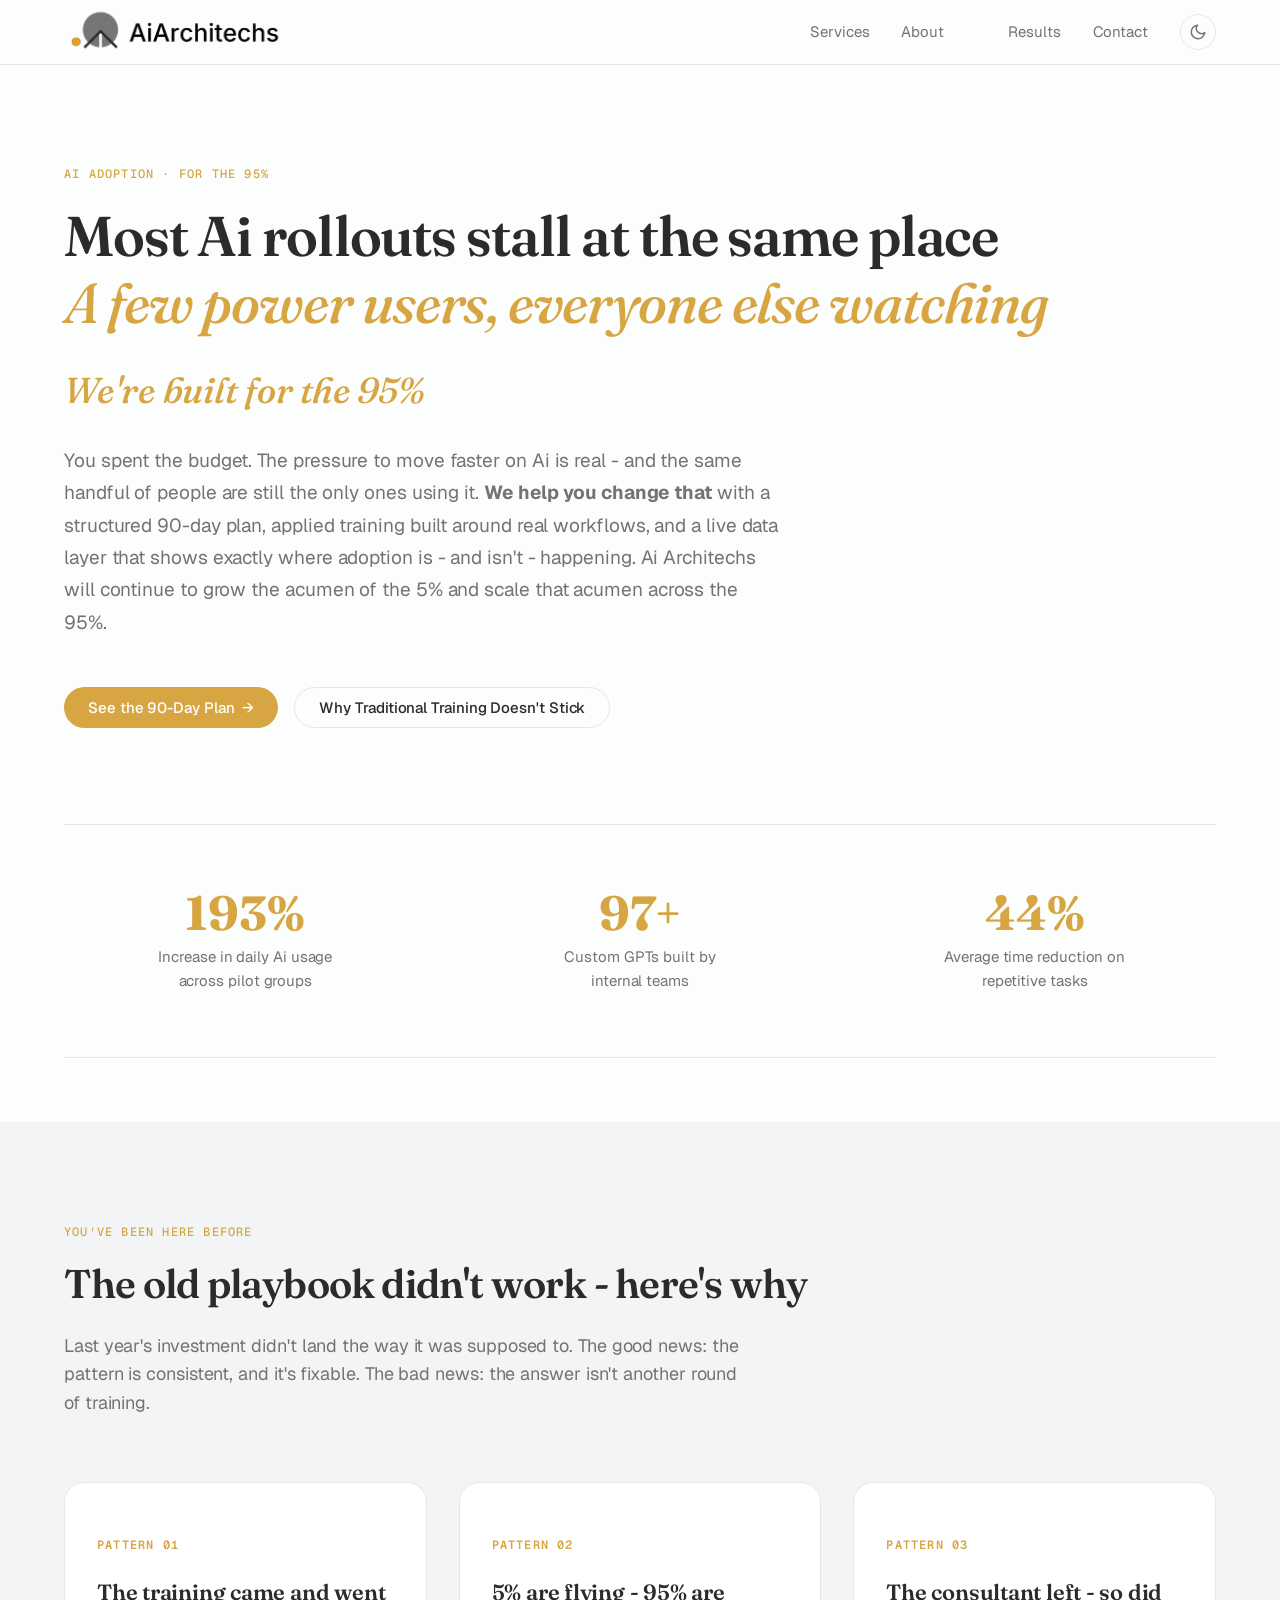
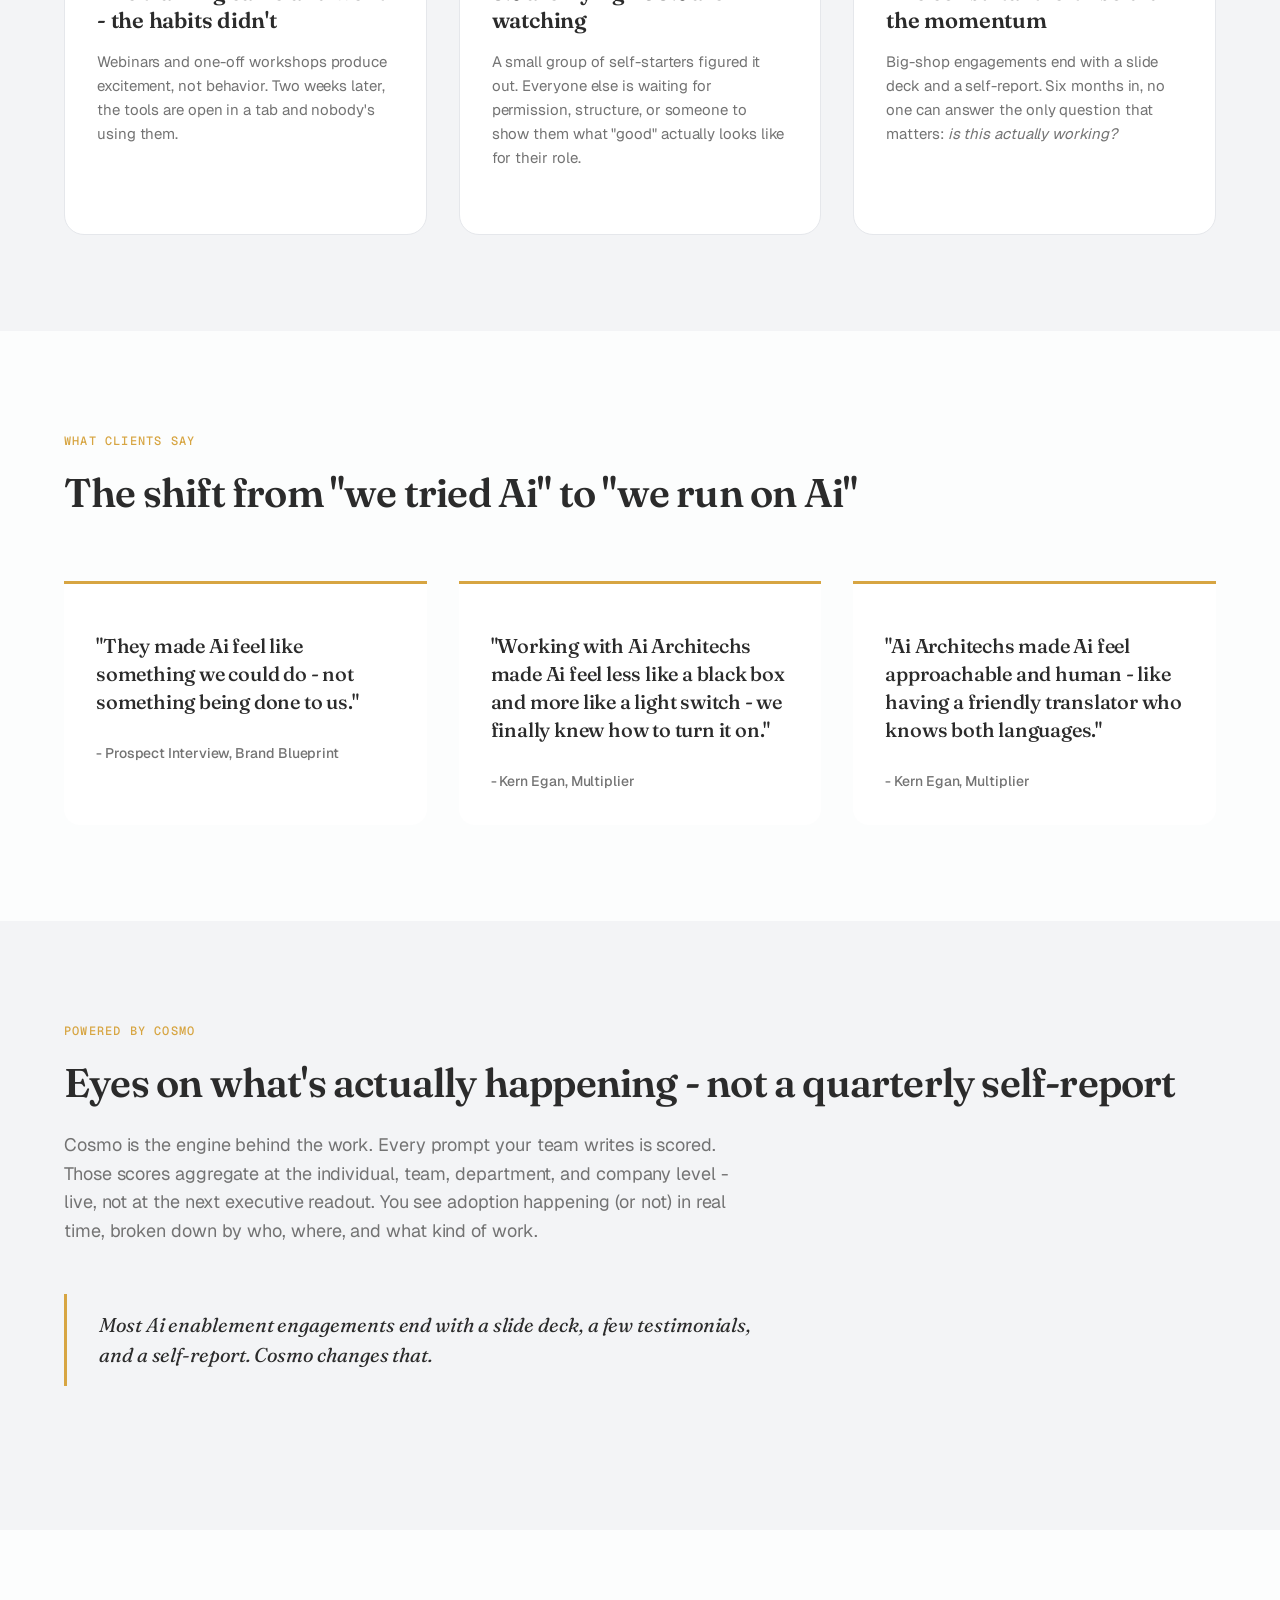
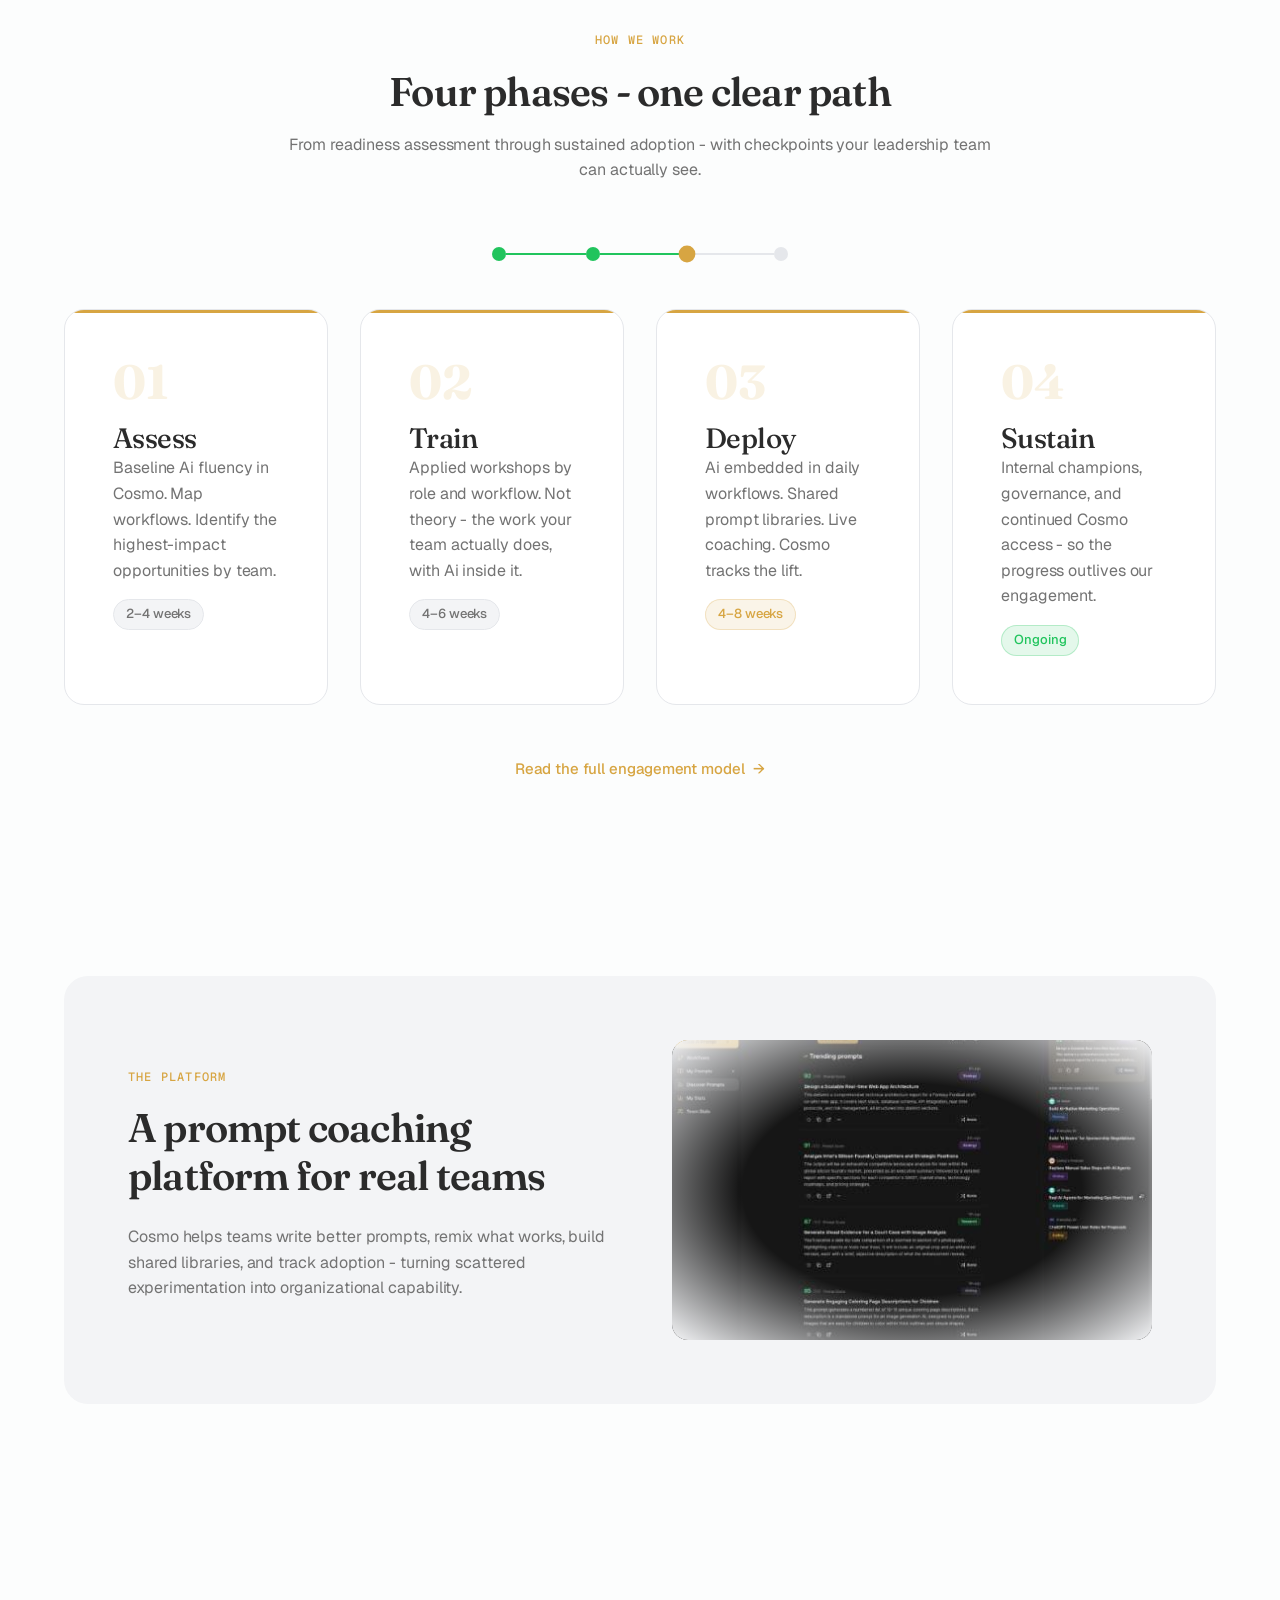
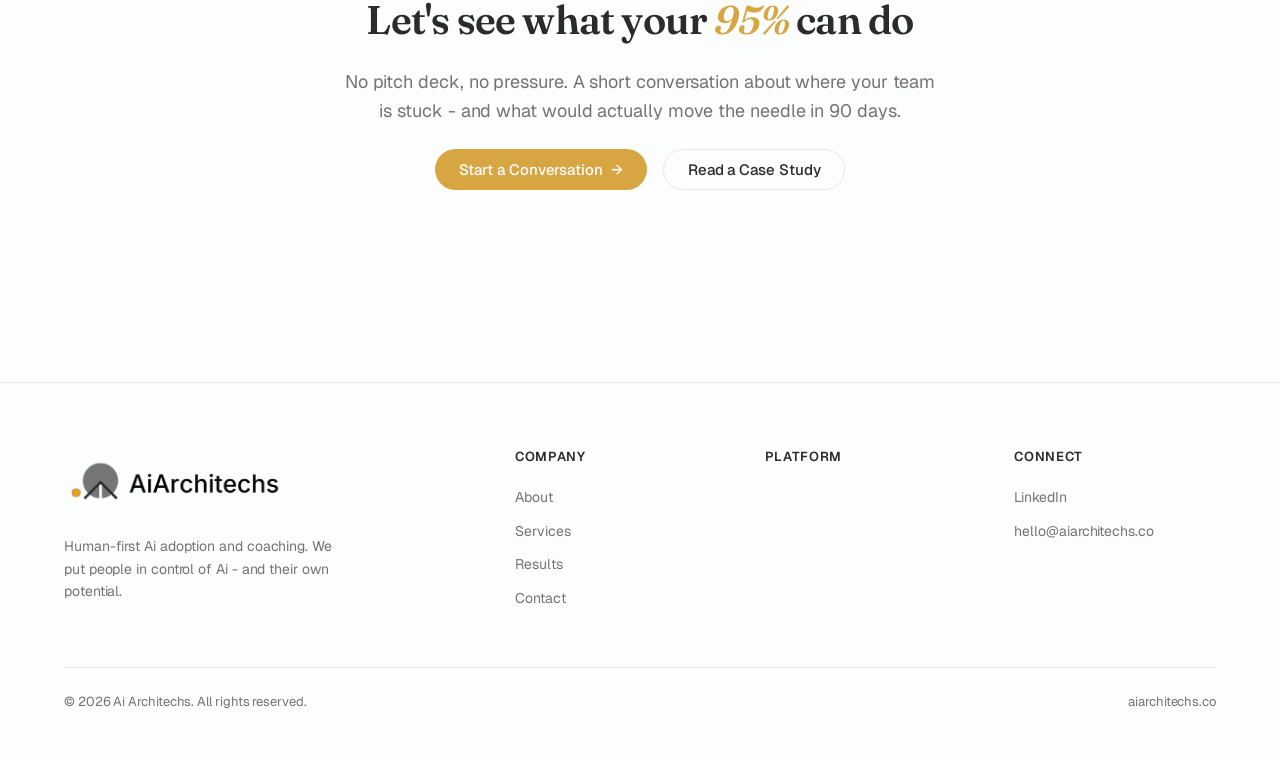
<file: index.html>
<!DOCTYPE html>
<html lang="en">
<head>
  <meta charset="utf-8">
  <meta name="viewport" content="width=device-width, initial-scale=1">
  <title>Ai Architechs - Human-First Ai Adoption</title>
  <meta name="description" content="Most Ai rollouts stall at the same place - a few power users, everyone else watching. Ai Architechs is built for the 95%. Human-first Ai adoption that delivers measurable results in 90 days.">
  <meta property="og:title" content="Ai Architechs - Built for the 95%">
  <meta property="og:description" content="Most Ai rollouts stall at the same place. We help you change that.">
  <meta property="og:type" content="website">
  <link rel="preconnect" href="https://fonts.googleapis.com">
  <link rel="preconnect" href="https://fonts.gstatic.com" crossorigin>
  <link href="https://fonts.googleapis.com/css2?family=Fraunces:opsz,wght@9..144,400;9..144,500;9..144,600;9..144,700&family=Geist:wght@300;400;500;600;700&family=Geist+Mono:wght@400;500&display=swap" rel="stylesheet">
  <link rel="stylesheet" href="css/styles.css">
</head>
<body>

  <!-- Navigation -->
  <nav class="nav" role="navigation" aria-label="Main navigation">
    <div class="nav-inner">
      <a href="index.html" class="nav-logo">
        <img src="images/aiarchitechs_dark_lettering.gif" alt="Ai Architechs" class="logo-img logo-light">
        <img src="images/aiarchitechs_white_lettering.gif" alt="Ai Architechs" class="logo-img logo-dark">
      </a>
      <ul class="nav-links">
        <li><a href="services.html">Services</a></li>
        <li><a href="about.html">About</a></li>
        <li><a href="cosmo.html">Cosmo</a></li>
        <li><a href="results.html">Results</a></li>
        <li><a href="contact.html">Contact</a></li>
        <li>
          <button class="theme-toggle" aria-label="Toggle dark mode">
            <svg class="icon-moon" viewBox="0 0 24 24" fill="none" stroke="currentColor" stroke-width="2" stroke-linecap="round" stroke-linejoin="round"><path d="M21 12.79A9 9 0 1 1 11.21 3 7 7 0 0 0 21 12.79z"/></svg>
            <svg class="icon-sun" viewBox="0 0 24 24" fill="none" stroke="currentColor" stroke-width="2" stroke-linecap="round" stroke-linejoin="round"><circle cx="12" cy="12" r="5"/><line x1="12" y1="1" x2="12" y2="3"/><line x1="12" y1="21" x2="12" y2="23"/><line x1="4.22" y1="4.22" x2="5.64" y2="5.64"/><line x1="18.36" y1="18.36" x2="19.78" y2="19.78"/><line x1="1" y1="12" x2="3" y2="12"/><line x1="21" y1="12" x2="23" y2="12"/><line x1="4.22" y1="19.78" x2="5.64" y2="18.36"/><line x1="18.36" y1="5.64" x2="19.78" y2="4.22"/></svg>
          </button>
        </li>
      </ul>
      <button class="nav-mobile-toggle" aria-label="Open menu" aria-expanded="false">
        <svg viewBox="0 0 24 24" fill="none" stroke="currentColor" stroke-width="2"><line x1="3" y1="6" x2="21" y2="6"/><line x1="3" y1="12" x2="21" y2="12"/><line x1="3" y1="18" x2="21" y2="18"/></svg>
      </button>
    </div>
    <div class="nav-mobile">
      <a href="services.html">Services</a>
      <a href="about.html">About</a>
      <a href="cosmo.html">Cosmo</a>
      <a href="results.html">Results</a>
      <a href="contact.html">Contact</a>
    </div>
  </nav>

  <main>
    <!-- Hero - Pain Forward -->
    <section class="hero">
      <div class="container">
        <div class="fade-in">
          <span class="label">Ai Adoption · For the 95%</span>
          <h1 style="margin-top: var(--space-md);">Most Ai rollouts stall at the same place<br><em style="color: hsl(var(--primary)); font-style: italic; font-weight: 500;">A few power users, everyone else watching</em></h1>
          <p class="hero-kicker" style="font-family: 'Fraunces', serif; font-weight: 500; font-style: italic; font-size: clamp(1.5rem, 3vw, 2.25rem); color: hsl(var(--primary)); margin: var(--space-lg) 0;">We're built for the 95%</p>
          <p style="max-width: 720px;">You spent the budget. The pressure to move faster on Ai is real - and the same handful of people are still the only ones using it. <strong>We help you change that</strong> with a structured 90-day plan, applied training built around real workflows, and a live data layer that shows exactly where adoption is - and isn't - happening. Ai Architechs will continue to grow the acumen of the 5% and scale that acumen across the 95%.</p>
          <div class="flex gap-md" style="flex-wrap: wrap; margin-top: var(--space-xl);">
            <a href="services.html" class="btn btn-primary">See the 90-Day Plan <span class="arrow">&rarr;</span></a>
            <a href="about.html" class="btn btn-outline">Why Traditional Training Doesn't Stick</a>
          </div>
        </div>
      </div>
    </section>

    <!-- Metrics Strip -->
    <section class="section-sm" style="padding-top: 0;">
      <div class="container">
        <div class="metrics-strip fade-in">
          <div class="metric">
            <div class="metric-value" data-count="200" data-suffix="%">200%</div>
            <div class="metric-label">Increase in daily Ai usage across pilot groups</div>
          </div>
          <div class="metric">
            <div class="metric-value" data-count="100" data-suffix="+" data-prefix="">100+</div>
            <div class="metric-label">Custom GPTs built by internal teams</div>
          </div>
          <div class="metric">
            <div class="metric-value" data-count="45" data-suffix="%">45%</div>
            <div class="metric-label">Average time reduction on repetitive tasks</div>
          </div>
        </div>
      </div>
    </section>

    <!-- Pain Section - Naming the Pattern -->
    <section class="section" style="background: hsl(var(--muted));">
      <div class="container">
        <div class="fade-in" style="margin-bottom: var(--space-3xl);">
          <span class="label">You've Been Here Before</span>
          <h2 style="margin-top: var(--space-md); max-width: 900px;">The old playbook didn't work - here's why</h2>
          <p style="font-size: 1.125rem; margin-top: var(--space-lg); max-width: 680px;">Last year's investment didn't land the way it was supposed to. The good news: the pattern is consistent, and it's fixable. The bad news: the answer isn't another round of training.</p>
        </div>

        <div class="grid grid-3 fade-in">
          <div class="pain-card">
            <span class="pain-card-tag">Pattern 01</span>
            <h3>The training came and went - the habits didn't</h3>
            <p style="max-width: none;">Webinars and one-off workshops produce excitement, not behavior. Two weeks later, the tools are open in a tab and nobody's using them.</p>
          </div>
          <div class="pain-card">
            <span class="pain-card-tag">Pattern 02</span>
            <h3>5% are flying - 95% are watching</h3>
            <p style="max-width: none;">A small group of self-starters figured it out. Everyone else is waiting for permission, structure, or someone to show them what "good" actually looks like for their role.</p>
          </div>
          <div class="pain-card">
            <span class="pain-card-tag">Pattern 03</span>
            <h3>The consultant left - so did the momentum</h3>
            <p style="max-width: none;">Big-shop engagements end with a slide deck and a self-report. Six months in, no one can answer the only question that matters: <em>is this actually working?</em></p>
          </div>
        </div>
      </div>
    </section>

    <!-- Quotes - Social Proof -->
    <section class="section">
      <div class="container">
        <div class="fade-in" style="margin-bottom: var(--space-3xl);">
          <span class="label">What Clients Say</span>
          <h2 style="margin-top: var(--space-md);">The shift from "we tried Ai" to "we run on Ai"</h2>
        </div>

        <div class="quote-grid fade-in">
          <div class="quote-card">
            <blockquote>"They made Ai feel like something we could do - not something being done to us."</blockquote>
            <cite> - Prospect Interview, Brand Blueprint</cite>
          </div>
          <div class="quote-card">
            <blockquote>"Working with Ai Architechs made Ai feel less like a black box and more like a light switch - we finally knew how to turn it on."</blockquote>
            <cite> - Kern Egan, Multiplier</cite>
          </div>
          <div class="quote-card">
            <blockquote>"Ai Architechs made Ai feel approachable and human - like having a friendly translator who knows both languages."</blockquote>
            <cite> - Kern Egan, Multiplier</cite>
          </div>
        </div>
      </div>
    </section>

    <!-- Cosmo Data Layer - Dark Band -->
    <section class="section" style="background: hsl(var(--muted));">
      <div class="container">
        <div class="fade-in">
          <span class="label">Powered by Cosmo</span>
          <h2 style="margin-top: var(--space-md);">Eyes on what's actually happening - not a quarterly self-report</h2>
          <p style="font-size: 1.125rem; margin-top: var(--space-lg); max-width: 680px;">Cosmo is the engine behind the work. Every prompt your team writes is scored. Those scores aggregate at the individual, team, department, and company level - live, not at the next executive readout. You see adoption happening (or not) in real time, broken down by who, where, and what kind of work.</p>

          <div class="data-callout">
            Most Ai enablement engagements end with a slide deck, a few testimonials, and a self-report. Cosmo changes that.
          </div>

          <div style="margin-top: var(--space-2xl);">
            <a href="cosmo.html" class="btn btn-primary">See How Cosmo Works <span class="arrow">&rarr;</span></a>
          </div>
        </div>
      </div>
    </section>

    <!-- How We Work - Four Phases -->
    <section class="section">
      <div class="container">
        <div class="text-center fade-in" style="margin-bottom: var(--space-3xl);">
          <span class="label">How We Work</span>
          <h2 style="margin-top: var(--space-md);">Four phases - one clear path</h2>
          <p style="margin: var(--space-md) auto 0;">From readiness assessment through sustained adoption - with checkpoints your leadership team can actually see.</p>
        </div>

        <!-- Progress Trail -->
        <div class="progress-trail fade-in">
          <div class="trail-dot done"></div>
          <div class="trail-line done"></div>
          <div class="trail-dot done"></div>
          <div class="trail-line done"></div>
          <div class="trail-dot active"></div>
          <div class="trail-line"></div>
          <div class="trail-dot"></div>
        </div>

        <div class="grid grid-4 fade-in">
          <div class="phase-card">
            <div class="phase-number">01</div>
            <h3>Assess</h3>
            <p style="max-width: none;">Baseline Ai fluency in Cosmo. Map workflows. Identify the highest-impact opportunities by team.</p>
            <span class="pill pill-muted">2–4 weeks</span>
          </div>
          <div class="phase-card">
            <div class="phase-number">02</div>
            <h3>Train</h3>
            <p style="max-width: none;">Applied workshops by role and workflow. Not theory - the work your team actually does, with Ai inside it.</p>
            <span class="pill pill-muted">4–6 weeks</span>
          </div>
          <div class="phase-card">
            <div class="phase-number">03</div>
            <h3>Deploy</h3>
            <p style="max-width: none;">Ai embedded in daily workflows. Shared prompt libraries. Live coaching. Cosmo tracks the lift.</p>
            <span class="pill pill-primary">4–8 weeks</span>
          </div>
          <div class="phase-card">
            <div class="phase-number">04</div>
            <h3>Sustain</h3>
            <p style="max-width: none;">Internal champions, governance, and continued Cosmo access - so the progress outlives our engagement.</p>
            <span class="pill pill-success">Ongoing</span>
          </div>
        </div>

        <div class="text-center" style="margin-top: var(--space-2xl);">
          <a href="services.html" class="btn btn-ghost">Read the full engagement model <span class="arrow">&rarr;</span></a>
        </div>
      </div>
    </section>

    <!-- Cosmo Screenshot Teaser -->
    <section class="section">
      <div class="container">
        <div class="cosmo-teaser fade-in">
          <div class="cosmo-teaser-inner">
            <div>
              <span class="label">The Platform</span>
              <h2 style="margin-top: var(--space-md);">A prompt coaching platform for real teams</h2>
              <p style="margin-top: var(--space-lg);">Cosmo helps teams write better prompts, remix what works, build shared libraries, and track adoption - turning scattered experimentation into organizational capability.</p>
              <a href="cosmo.html" class="btn btn-ghost">Learn more about Cosmo <span class="arrow">&rarr;</span></a>
            </div>
            <div class="cosmo-screenshot" style="padding: 0; background: none; border: none; box-shadow: none;">
              <img src="images/cosmo-home-indexpage.jpg" alt="Cosmo prompt coaching platform - discover prompts, trending templates, and prompt of the day" style="width: 100%; height: auto; border-radius: var(--radius-xl); box-shadow: 0 8px 32px hsl(0 0% 0% / 0.12);" loading="lazy">
            </div>
          </div>
        </div>
      </div>
    </section>

    <!-- Closing CTA -->
    <section class="section text-center">
      <div class="container fade-in">
        <h2>Let's see what your <em style="color: hsl(var(--primary)); font-style: italic;">95%</em> can do</h2>
        <p style="margin: var(--space-lg) auto; font-size: 1.125rem; max-width: 50ch;">No pitch deck, no pressure. A short conversation about where your team is stuck - and what would actually move the needle in 90 days.</p>
        <div class="flex gap-md" style="flex-wrap: wrap; justify-content: center;">
          <a href="contact.html" class="btn btn-primary">Start a Conversation <span class="arrow">&rarr;</span></a>
          <a href="results.html" class="btn btn-outline">Read a Case Study</a>
        </div>
      </div>
    </section>
  </main>

  <!-- Footer -->
  <footer class="footer">
    <div class="container">
      <div class="footer-inner">
        <div class="footer-brand">
          <a href="index.html" class="nav-logo" style="margin-bottom: var(--space-md); display: inline-flex;">
            <img src="images/aiarchitechs_dark_lettering.gif" alt="Ai Architechs" class="logo-img logo-light">
            <img src="images/aiarchitechs_white_lettering.gif" alt="Ai Architechs" class="logo-img logo-dark">
          </a>
          <p>Human-first Ai adoption and coaching. We put people in control of Ai - and their own potential.</p>
        </div>
        <div>
          <div class="footer-heading">Company</div>
          <ul class="footer-links">
            <li><a href="about.html">About</a></li>
            <li><a href="services.html">Services</a></li>
            <li><a href="results.html">Results</a></li>
            <li><a href="contact.html">Contact</a></li>
          </ul>
        </div>
        <div>
          <div class="footer-heading">Platform</div>
          <ul class="footer-links">
            <li><a href="cosmo.html">Cosmo</a></li>
          </ul>
        </div>
        <div>
          <div class="footer-heading">Connect</div>
          <ul class="footer-links">
            <li><a href="https://www.linkedin.com/company/aiarchitectsco/" target="_blank" rel="noopener">LinkedIn</a></li>
            <li><a href="mailto:hello@aiarchitechs.co">hello@aiarchitechs.co</a></li>
          </ul>
        </div>
      </div>
      <div class="footer-bottom">
        <span>&copy; 2026 Ai Architechs. All rights reserved.</span>
        <span>aiarchitechs.co</span>
      </div>
    </div>
  </footer>

  <script src="js/main.js"></script>
</body>
</html>
</file>
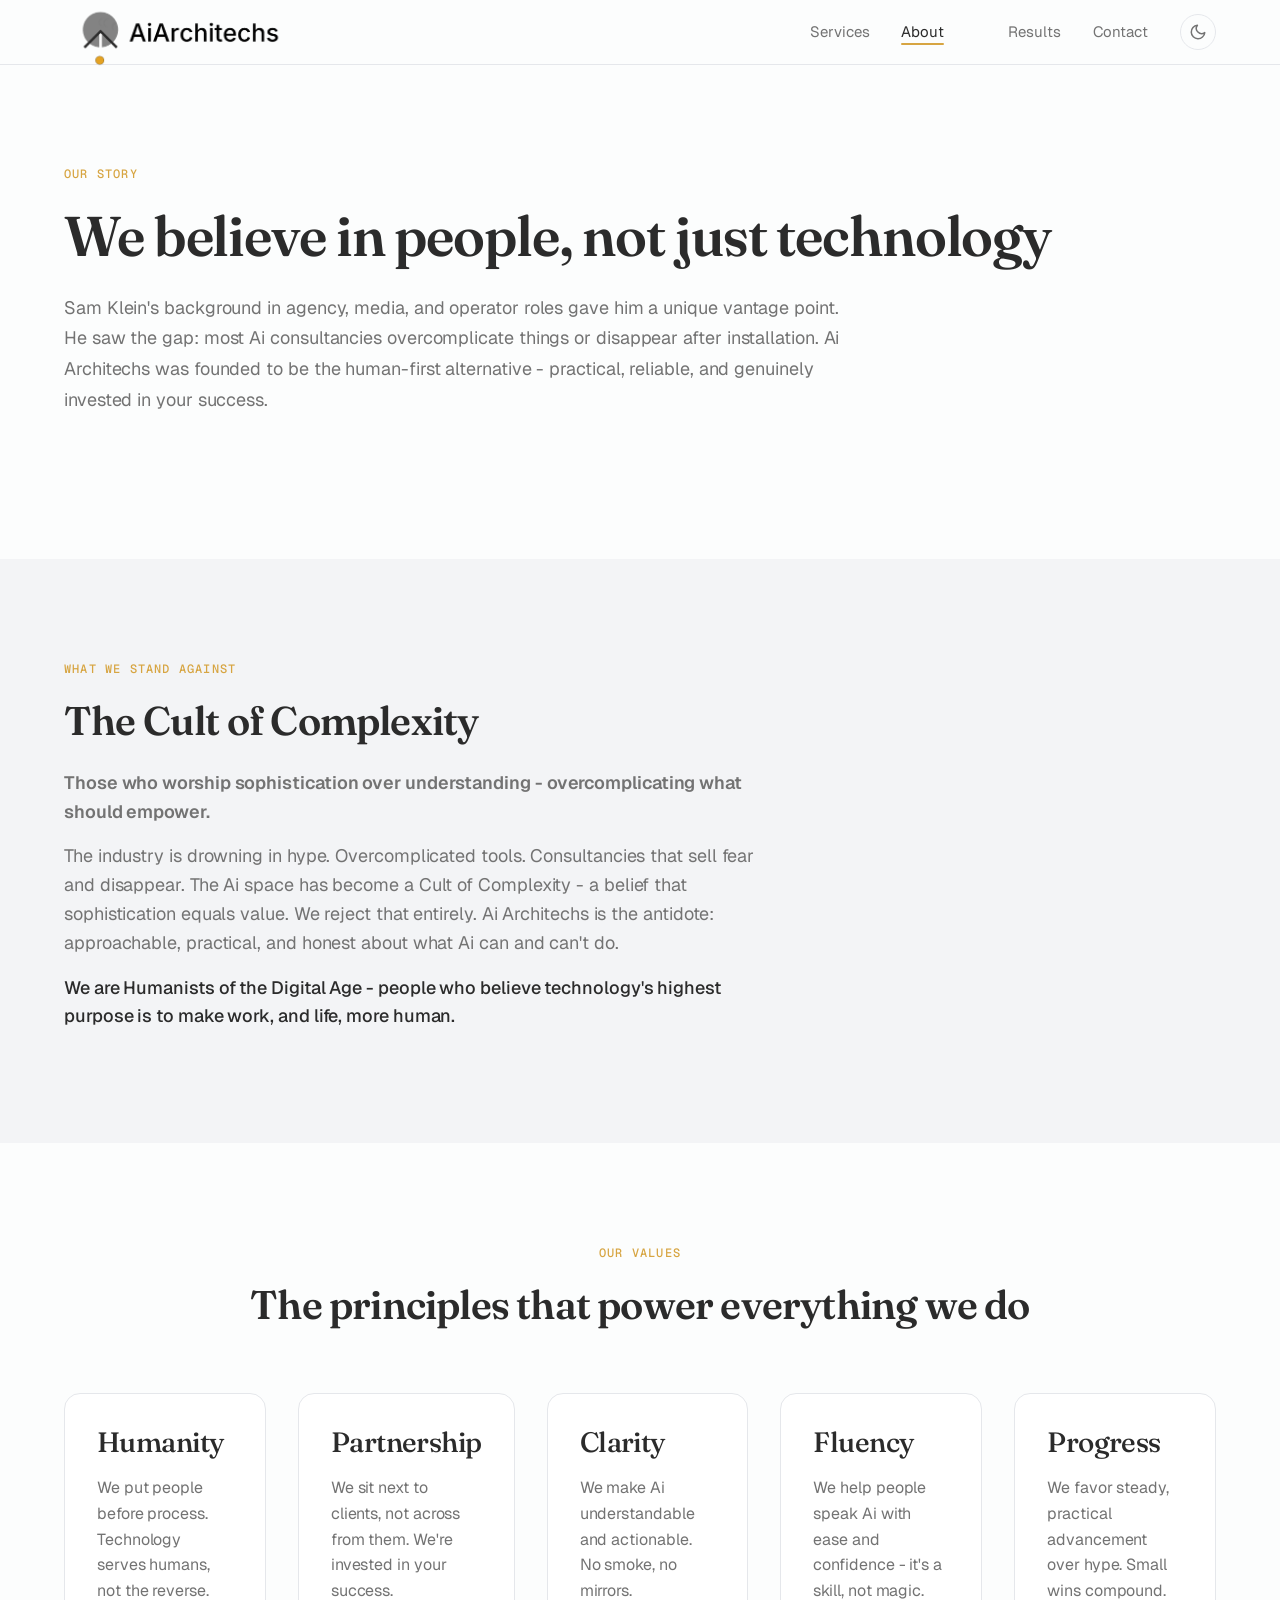
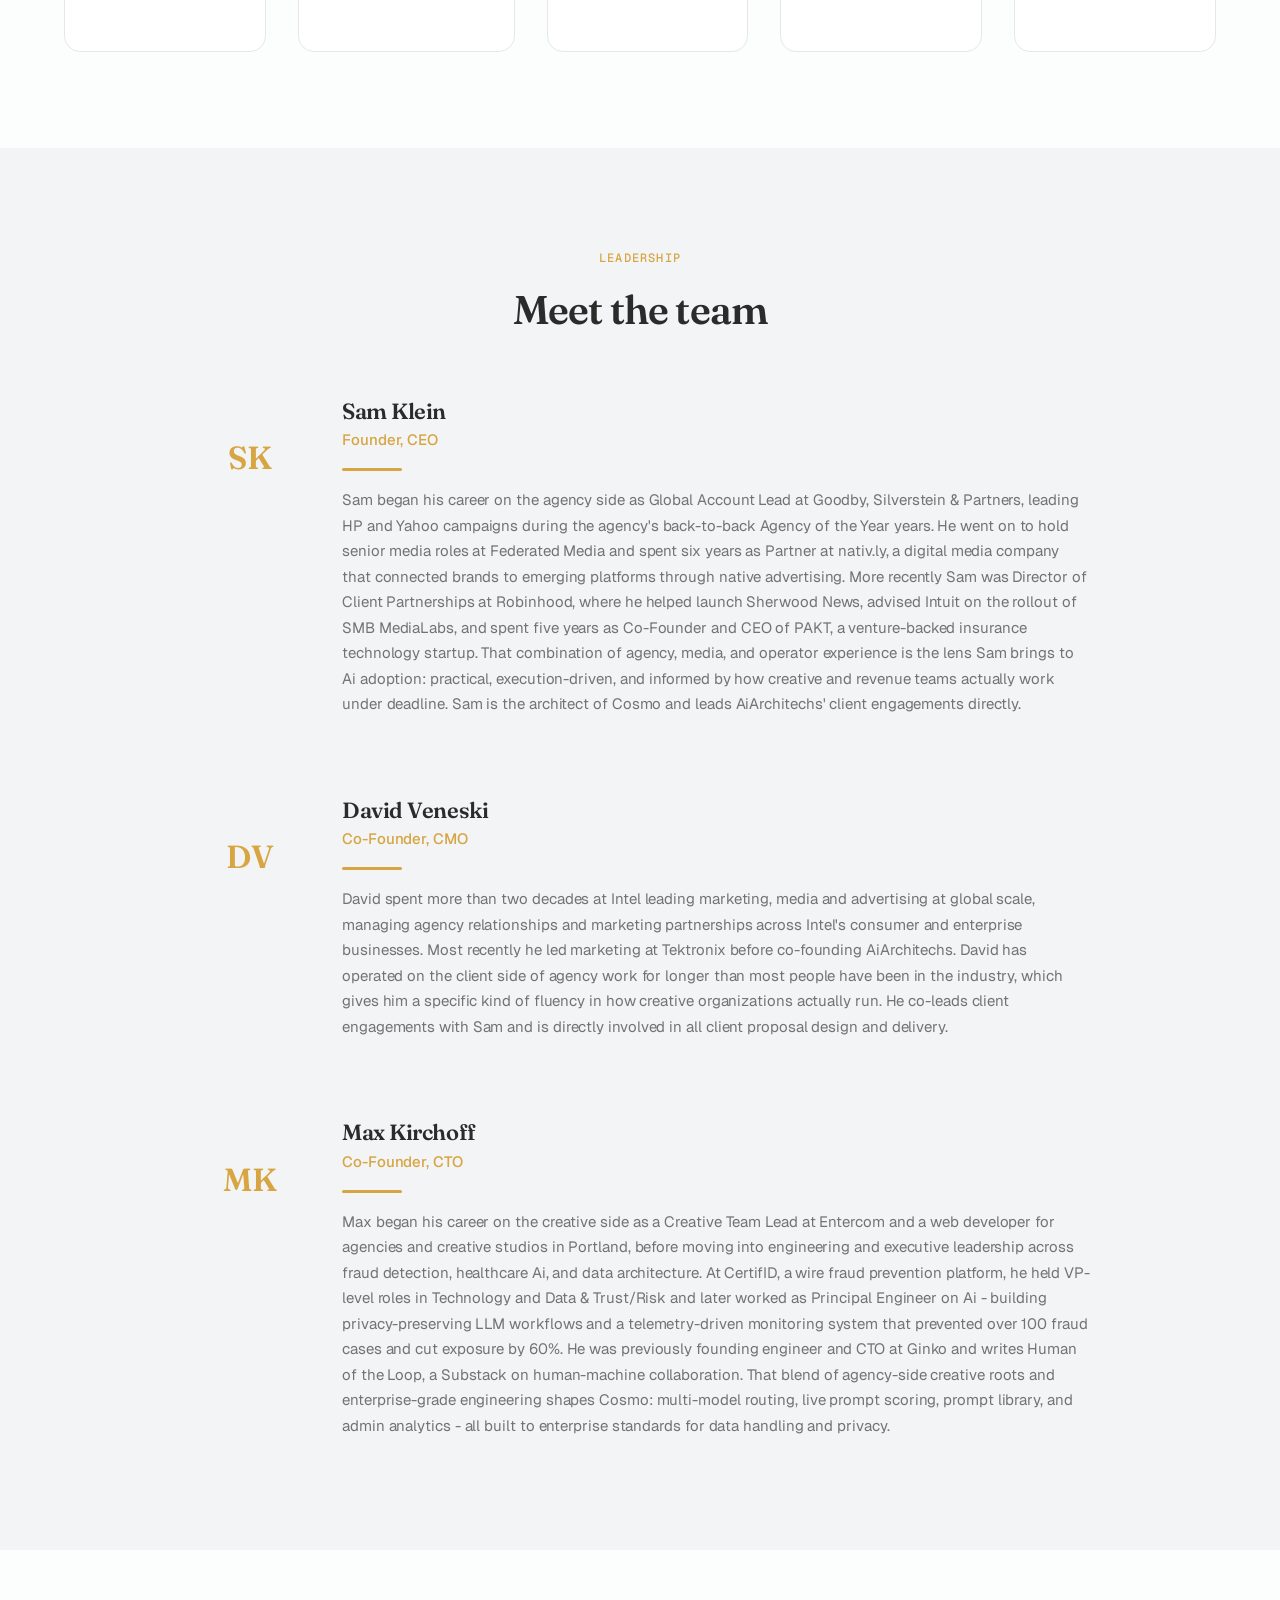
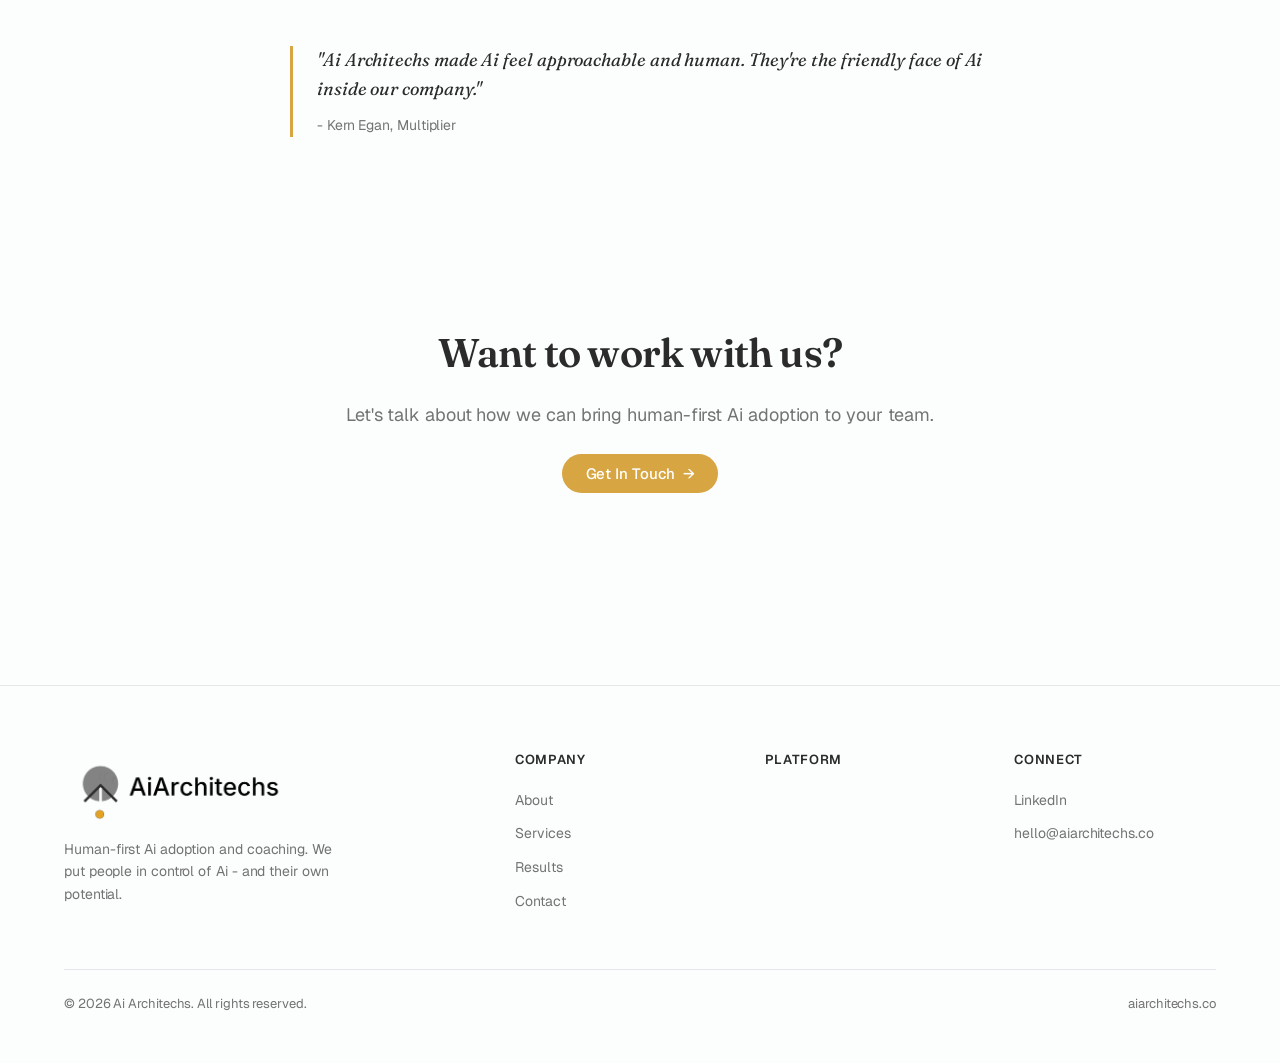
<file: about.html>
<!DOCTYPE html>
<html lang="en">
<head>
  <meta charset="utf-8">
  <meta name="viewport" content="width=device-width, initial-scale=1">
  <title>About Ai Architechs - Our Story & Leadership</title>
  <meta name="description" content="Learn about Ai Architechs' founding philosophy and leadership team. We're dedicated to human-first Ai adoption and coaching.">
  <meta property="og:title" content="About Ai Architechs">
  <meta property="og:description" content="Our story, values, and the team behind human-first Ai adoption.">
  <meta property="og:type" content="website">
  <link rel="preconnect" href="https://fonts.googleapis.com">
  <link rel="preconnect" href="https://fonts.gstatic.com" crossorigin>
  <link href="https://fonts.googleapis.com/css2?family=Fraunces:opsz,wght@9..144,400;9..144,500;9..144,600;9..144,700&family=Geist:wght@300;400;500;600;700&family=Geist+Mono:wght@400;500&display=swap" rel="stylesheet">
  <link rel="stylesheet" href="css/styles.css">
</head>
<body>

  <!-- Navigation -->
  <nav class="nav" role="navigation" aria-label="Main navigation">
    <div class="nav-inner">
      <a href="index.html" class="nav-logo">
        <img src="images/aiarchitechs_dark_lettering.gif" alt="Ai Architechs" class="logo-img logo-light">
        <img src="images/aiarchitechs_white_lettering.gif" alt="Ai Architechs" class="logo-img logo-dark">
      </a>
      <ul class="nav-links">
        <li><a href="services.html">Services</a></li>
        <li><a href="about.html">About</a></li>
        <li><a href="cosmo.html">Cosmo</a></li>
        <li><a href="results.html">Results</a></li>
        <li><a href="contact.html">Contact</a></li>
        <li>
          <button class="theme-toggle" aria-label="Toggle dark mode">
            <svg class="icon-moon" viewBox="0 0 24 24" fill="none" stroke="currentColor" stroke-width="2" stroke-linecap="round" stroke-linejoin="round"><path d="M21 12.79A9 9 0 1 1 11.21 3 7 7 0 0 0 21 12.79z"/></svg>
            <svg class="icon-sun" viewBox="0 0 24 24" fill="none" stroke="currentColor" stroke-width="2" stroke-linecap="round" stroke-linejoin="round"><circle cx="12" cy="12" r="5"/><line x1="12" y1="1" x2="12" y2="3"/><line x1="12" y1="21" x2="12" y2="23"/><line x1="4.22" y1="4.22" x2="5.64" y2="5.64"/><line x1="18.36" y1="18.36" x2="19.78" y2="19.78"/><line x1="1" y1="12" x2="3" y2="12"/><line x1="21" y1="12" x2="23" y2="12"/><line x1="4.22" y1="19.78" x2="5.64" y2="18.36"/><line x1="18.36" y1="5.64" x2="19.78" y2="4.22"/></svg>
          </button>
        </li>
      </ul>
      <button class="nav-mobile-toggle" aria-label="Open menu" aria-expanded="false">
        <svg viewBox="0 0 24 24" fill="none" stroke="currentColor" stroke-width="2"><line x1="3" y1="6" x2="21" y2="6"/><line x1="3" y1="12" x2="21" y2="12"/><line x1="3" y1="18" x2="21" y2="18"/></svg>
      </button>
    </div>
    <div class="nav-mobile">
      <a href="services.html">Services</a>
      <a href="about.html">About</a>
      <a href="cosmo.html">Cosmo</a>
      <a href="results.html">Results</a>
      <a href="contact.html">Contact</a>
    </div>
  </nav>

  <main>
    <!-- Hero Section -->
    <section class="hero" style="min-height: auto;">
      <div class="container">
        <div class="fade-in">
          <span class="label">Our Story</span>
          <h1 style="margin-top: var(--space-md);">We believe in people, not just technology</h1>
          <p style="font-size: 1.125rem; max-width: 65ch;">Sam Klein's background in agency, media, and operator roles gave him a unique vantage point. He saw the gap: most Ai consultancies overcomplicate things or disappear after installation. Ai Architechs was founded to be the human-first alternative - practical, reliable, and genuinely invested in your success.</p>
        </div>
      </div>
    </section>

    <!-- The Manifesto Section -->
    <section class="section" style="background: hsl(var(--muted));">
      <div class="container">
        <div class="fade-in" style="max-width: 700px;">
          <span class="label">What We Stand Against</span>
          <h2 style="margin-top: var(--space-md);">The Cult of Complexity</h2>
          <p style="font-size: 1.125rem; font-weight: 600; margin-top: var(--space-lg);">
            Those who worship sophistication over understanding - overcomplicating what should empower.
          </p>
          <p style="font-size: 1.125rem; margin-top: var(--space-md);">
            The industry is drowning in hype. Overcomplicated tools. Consultancies that sell fear and disappear. The Ai space has become a Cult of Complexity - a belief that sophistication equals value. We reject that entirely. Ai Architechs is the antidote: approachable, practical, and honest about what Ai can and can't do.
          </p>
          <p style="font-size: 1.125rem; color: hsl(var(--foreground)); font-weight: 500; margin-top: var(--space-md);">
            We are Humanists of the Digital Age - people who believe technology's highest purpose is to make work, and life, more human.
          </p>
        </div>
      </div>
    </section>

    <!-- Brand Values Section -->
    <section class="section">
      <div class="container">
        <div class="text-center fade-in" style="margin-bottom: var(--space-3xl);">
          <span class="label">Our Values</span>
          <h2 style="margin-top: var(--space-md);">The principles that power everything we do</h2>
        </div>

        <div class="grid grid-5 fade-in">
          <div class="card card-flat">
            <h3 style="margin-bottom: var(--space-md);">Humanity</h3>
            <p>We put people before process. Technology serves humans, not the reverse.</p>
          </div>
          <div class="card card-flat">
            <h3 style="margin-bottom: var(--space-md);">Partnership</h3>
            <p>We sit next to clients, not across from them. We're invested in your success.</p>
          </div>
          <div class="card card-flat">
            <h3 style="margin-bottom: var(--space-md);">Clarity</h3>
            <p>We make Ai understandable and actionable. No smoke, no mirrors.</p>
          </div>
          <div class="card card-flat">
            <h3 style="margin-bottom: var(--space-md);">Fluency</h3>
            <p>We help people speak Ai with ease and confidence - it's a skill, not magic.</p>
          </div>
          <div class="card card-flat">
            <h3 style="margin-bottom: var(--space-md);">Progress</h3>
            <p>We favor steady, practical advancement over hype. Small wins compound.</p>
          </div>
        </div>
      </div>
    </section>

    <!-- Leadership Team Section -->
    <section class="section" style="background: hsl(var(--muted));">
      <div class="container">
        <div class="text-center fade-in" style="margin-bottom: var(--space-3xl);">
          <span class="label">Leadership</span>
          <h2 style="margin-top: var(--space-md);">Meet the team</h2>
        </div>

        <div class="fade-in" style="display: flex; flex-direction: column; gap: var(--space-3xl); max-width: 900px; margin: 0 auto;">
          <!-- Sam Klein -->
          <div class="bio-card">
            <div class="bio-avatar">SK</div>
            <div>
              <h3 class="bio-name">Sam Klein</h3>
              <div class="bio-title">Founder, CEO</div>
              <div class="divider-gold" style="margin: var(--space-md) 0;"></div>
              <p class="bio-text">
                Sam began his career on the agency side as Global Account Lead at Goodby, Silverstein & Partners, leading HP and Yahoo campaigns during the agency's back-to-back Agency of the Year years. He went on to hold senior media roles at Federated Media and spent six years as Partner at nativ.ly, a digital media company that connected brands to emerging platforms through native advertising. More recently Sam was Director of Client Partnerships at Robinhood, where he helped launch Sherwood News, advised Intuit on the rollout of SMB MediaLabs, and spent five years as Co-Founder and CEO of PAKT, a venture-backed insurance technology startup. That combination of agency, media, and operator experience is the lens Sam brings to Ai adoption: practical, execution-driven, and informed by how creative and revenue teams actually work under deadline. Sam is the architect of Cosmo and leads AiArchitechs' client engagements directly.
              </p>
            </div>
          </div>

          <!-- David Veneski -->
          <div class="bio-card">
            <div class="bio-avatar">DV</div>
            <div>
              <h3 class="bio-name">David Veneski</h3>
              <div class="bio-title">Co-Founder, CMO</div>
              <div class="divider-gold" style="margin: var(--space-md) 0;"></div>
              <p class="bio-text">
                David spent more than two decades at Intel leading marketing, media and advertising at global scale, managing agency relationships and marketing partnerships across Intel's consumer and enterprise businesses. Most recently he led marketing at Tektronix before co-founding AiArchitechs. David has operated on the client side of agency work for longer than most people have been in the industry, which gives him a specific kind of fluency in how creative organizations actually run. He co-leads client engagements with Sam and is directly involved in all client proposal design and delivery.
              </p>
            </div>
          </div>

          <!-- Max Kirchoff -->
          <div class="bio-card">
            <div class="bio-avatar">MK</div>
            <div>
              <h3 class="bio-name">Max Kirchoff</h3>
              <div class="bio-title">Co-Founder, CTO</div>
              <div class="divider-gold" style="margin: var(--space-md) 0;"></div>
              <p class="bio-text">
                Max began his career on the creative side as a Creative Team Lead at Entercom and a web developer for agencies and creative studios in Portland, before moving into engineering and executive leadership across fraud detection, healthcare Ai, and data architecture. At CertifID, a wire fraud prevention platform, he held VP-level roles in Technology and Data & Trust/Risk and later worked as Principal Engineer on Ai - building privacy-preserving LLM workflows and a telemetry-driven monitoring system that prevented over 100 fraud cases and cut exposure by 60%. He was previously founding engineer and CTO at Ginko and writes Human of the Loop, a Substack on human-machine collaboration. That blend of agency-side creative roots and enterprise-grade engineering shapes Cosmo: multi-model routing, live prompt scoring, prompt library, and admin analytics - all built to enterprise standards for data handling and privacy.
              </p>
            </div>
          </div>
        </div>
      </div>
    </section>

    <!-- Quote Section -->
    <section class="section">
      <div class="container fade-in">
        <div class="quote" style="max-width: 700px; margin: 0 auto;">
          <p>"Ai Architechs made Ai feel approachable and human. They're the friendly face of Ai inside our company."</p>
          <cite> -  Kern Egan, Multiplier</cite>
        </div>
      </div>
    </section>

    <!-- Closing CTA -->
    <section class="section text-center">
      <div class="container fade-in">
        <h2>Want to work with us?</h2>
        <p style="margin: var(--space-lg) auto; font-size: 1.125rem; max-width: 50ch;">Let's talk about how we can bring human-first Ai adoption to your team.</p>
        <a href="contact.html" class="btn btn-primary">Get In Touch <span class="arrow">&rarr;</span></a>
      </div>
    </section>
  </main>

  <!-- Footer -->
  <footer class="footer">
    <div class="container">
      <div class="footer-inner">
        <div class="footer-brand">
          <a href="index.html" class="nav-logo" style="margin-bottom: var(--space-md); display: inline-flex;">
            <img src="images/aiarchitechs_dark_lettering.gif" alt="Ai Architechs" class="logo-img logo-light">
            <img src="images/aiarchitechs_white_lettering.gif" alt="Ai Architechs" class="logo-img logo-dark">
          </a>
          <p>Human-first Ai adoption and coaching. We put people in control of Ai - and their own potential.</p>
        </div>
        <div>
          <div class="footer-heading">Company</div>
          <ul class="footer-links">
            <li><a href="about.html">About</a></li>
            <li><a href="services.html">Services</a></li>
            <li><a href="results.html">Results</a></li>
            <li><a href="contact.html">Contact</a></li>
          </ul>
        </div>
        <div>
          <div class="footer-heading">Platform</div>
          <ul class="footer-links">
            <li><a href="cosmo.html">Cosmo</a></li>
          </ul>
        </div>
        <div>
          <div class="footer-heading">Connect</div>
          <ul class="footer-links">
            <li><a href="https://www.linkedin.com/company/aiarchitectsco/" target="_blank" rel="noopener">LinkedIn</a></li>
            <li><a href="mailto:hello@aiarchitechs.co">hello@aiarchitechs.co</a></li>
          </ul>
        </div>
      </div>
      <div class="footer-bottom">
        <span>&copy; 2026 Ai Architechs. All rights reserved.</span>
        <span>aiarchitechs.co</span>
      </div>
    </div>
  </footer>

  <script src="js/main.js"></script>

  <style>
    /* Responsive overrides for mobile */
    @media (max-width: 768px) {
      .grid-5 {
        grid-template-columns: 1fr;
      }

      .grid-3 {
        grid-template-columns: 1fr;
      }

      .hero h1 {
        font-size: 1.75rem;
      }

      .bio-card {
        padding: var(--space-lg);
      }
    }
  </style>
</body>
</html>
</file>
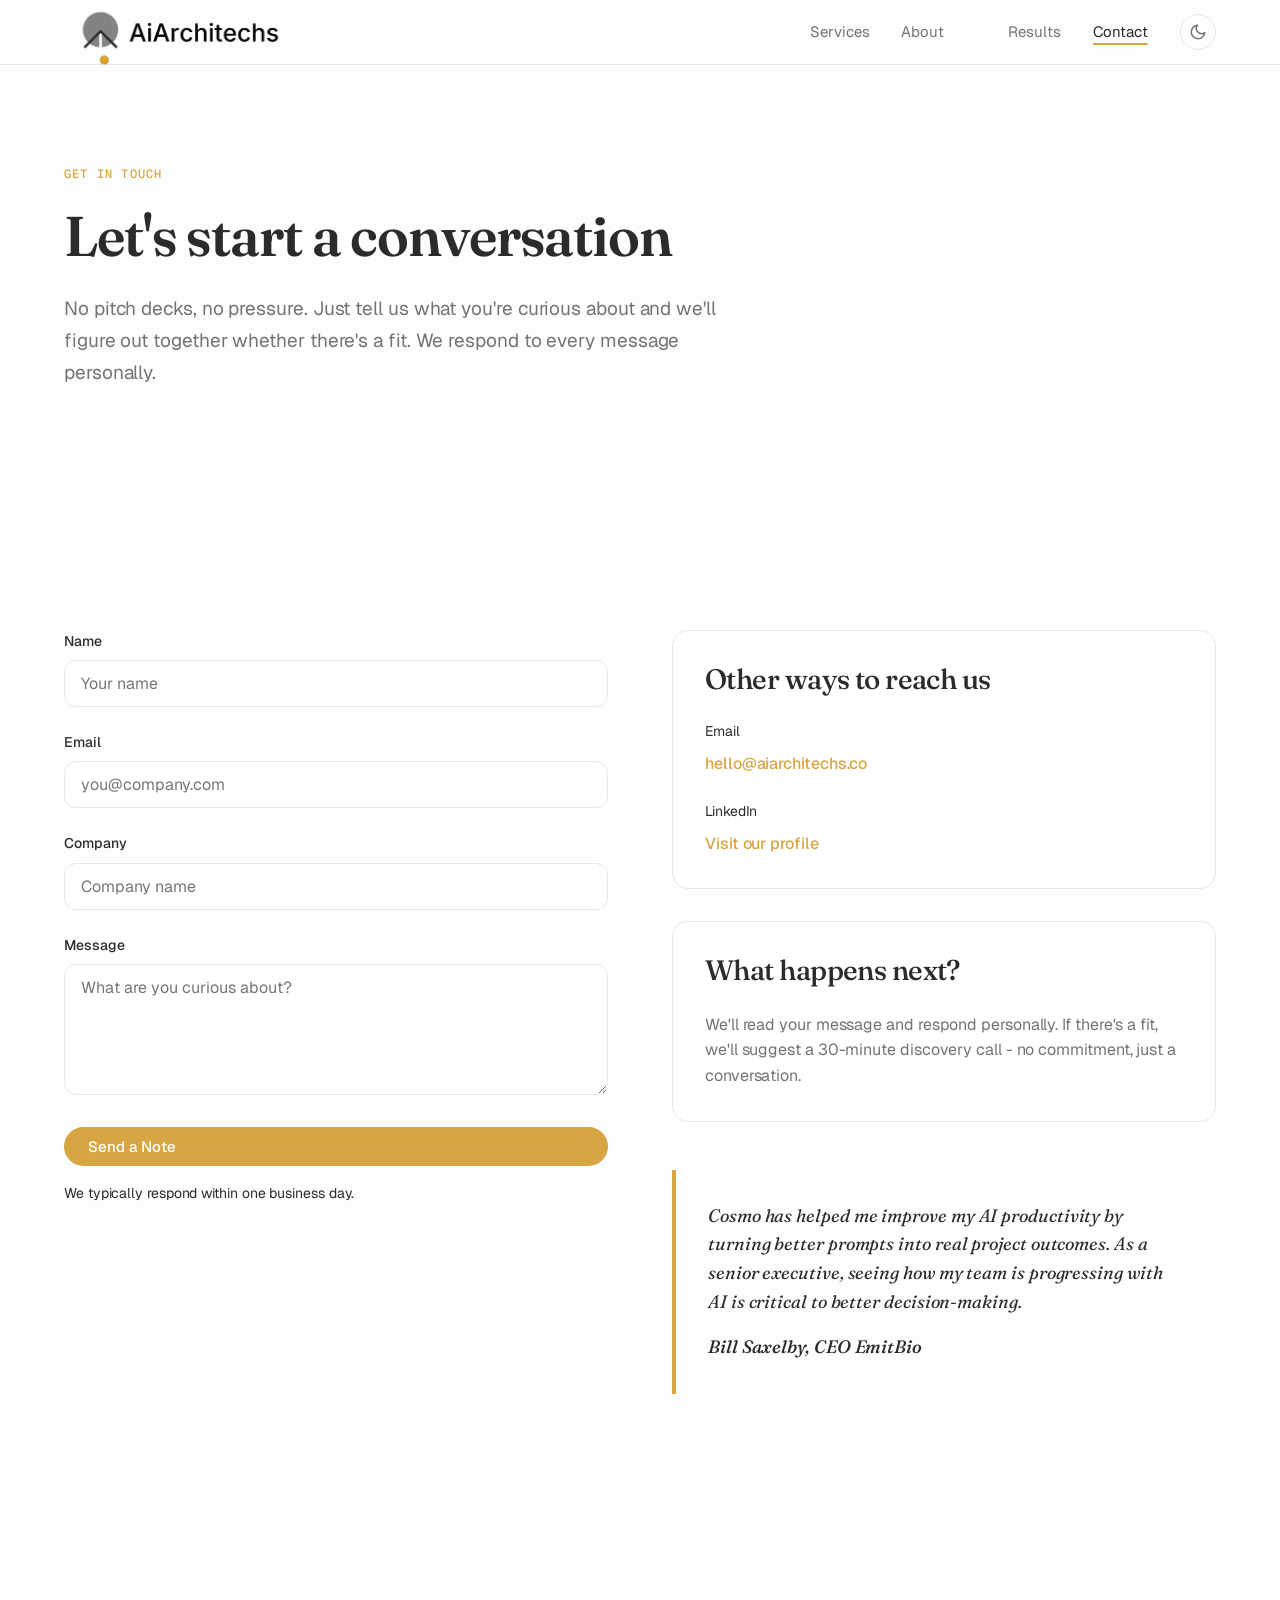
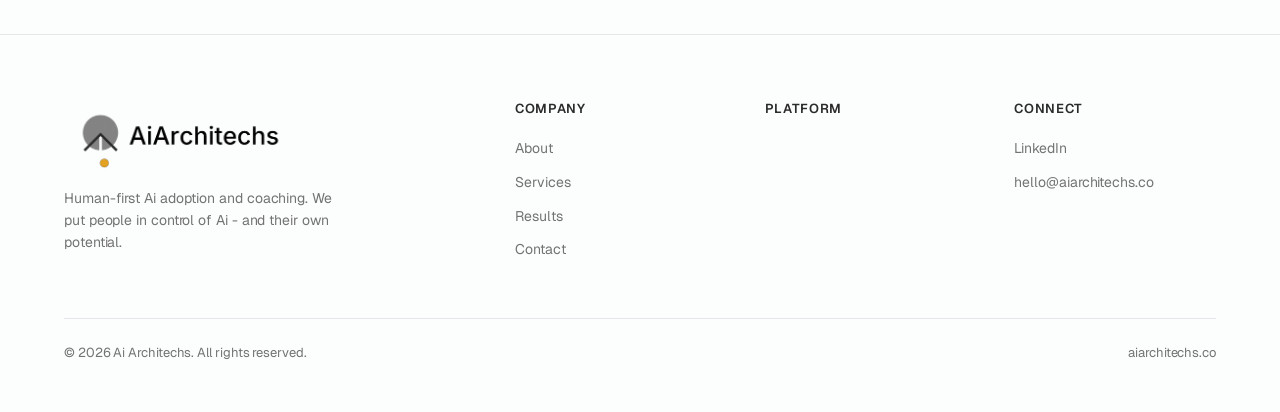
<file: contact.html>
<!DOCTYPE html>
<html lang="en">
<head>
  <meta charset="utf-8">
  <meta name="viewport" content="width=device-width, initial-scale=1">
  <title>Contact | Ai Architechs - Human-First Ai Adoption</title>
  <meta name="description" content="Get in touch with Ai Architechs. No pitch decks, no pressure. Let's talk about what you're curious about.">
  <link rel="preconnect" href="https://fonts.googleapis.com">
  <link rel="preconnect" href="https://fonts.gstatic.com" crossorigin>
  <link href="https://fonts.googleapis.com/css2?family=Fraunces:opsz,wght@9..144,400;9..144,500;9..144,600;9..144,700&family=Geist:wght@300;400;500;600;700&family=Geist+Mono:wght@400;500&display=swap" rel="stylesheet">
  <link rel="stylesheet" href="css/styles.css">
</head>
<body>

  <!-- Navigation -->
  <nav class="nav" role="navigation" aria-label="Main navigation">
    <div class="nav-inner">
      <a href="index.html" class="nav-logo">
        <img src="images/aiarchitechs_dark_lettering.gif" alt="Ai Architechs" class="logo-img logo-light">
        <img src="images/aiarchitechs_white_lettering.gif" alt="Ai Architechs" class="logo-img logo-dark">
      </a>
      <ul class="nav-links">
        <li><a href="services.html">Services</a></li>
        <li><a href="about.html">About</a></li>
        <li><a href="cosmo.html">Cosmo</a></li>
        <li><a href="results.html">Results</a></li>
        <li><a href="contact.html" class="active">Contact</a></li>
        <li>
          <button class="theme-toggle" aria-label="Toggle dark mode">
            <svg class="icon-moon" viewBox="0 0 24 24" fill="none" stroke="currentColor" stroke-width="2" stroke-linecap="round" stroke-linejoin="round"><path d="M21 12.79A9 9 0 1 1 11.21 3 7 7 0 0 0 21 12.79z"/></svg>
            <svg class="icon-sun" viewBox="0 0 24 24" fill="none" stroke="currentColor" stroke-width="2" stroke-linecap="round" stroke-linejoin="round"><circle cx="12" cy="12" r="5"/><line x1="12" y1="1" x2="12" y2="3"/><line x1="12" y1="21" x2="12" y2="23"/><line x1="4.22" y1="4.22" x2="5.64" y2="5.64"/><line x1="18.36" y1="18.36" x2="19.78" y2="19.78"/><line x1="1" y1="12" x2="3" y2="12"/><line x1="21" y1="12" x2="23" y2="12"/><line x1="4.22" y1="19.78" x2="5.64" y2="18.36"/><line x1="18.36" y1="5.64" x2="19.78" y2="4.22"/></svg>
          </button>
        </li>
      </ul>
      <button class="nav-mobile-toggle" aria-label="Open menu" aria-expanded="false">
        <svg viewBox="0 0 24 24" fill="none" stroke="currentColor" stroke-width="2"><line x1="3" y1="6" x2="21" y2="6"/><line x1="3" y1="12" x2="21" y2="12"/><line x1="3" y1="18" x2="21" y2="18"/></svg>
      </button>
    </div>
    <div class="nav-mobile">
      <a href="services.html">Services</a>
      <a href="about.html">About</a>
      <a href="cosmo.html">Cosmo</a>
      <a href="results.html">Results</a>
      <a href="contact.html">Contact</a>
    </div>
  </nav>

  <main>
    <!-- Hero -->
    <section class="hero" style="min-height: auto;">
      <div class="container">
        <div class="fade-in" style="max-width: 700px;">
          <span class="label">Get In Touch</span>
          <h1 style="margin-top: var(--space-md);">Let's start a conversation</h1>
          <p>No pitch decks, no pressure. Just tell us what you're curious about and we'll figure out together whether there's a fit. We respond to every message personally.</p>
        </div>
      </div>
    </section>

    <!-- Contact Form + Info Grid -->
    <section class="section">
      <div class="container">
        <div class="fade-in" style="display: grid; grid-template-columns: 1fr 1fr; gap: var(--space-3xl); align-items: start;">

          <!-- Left Column: Contact Form -->
          <div>
            <form class="contact-form" style="margin-bottom: var(--space-3xl);">
              <div class="form-group">
                <label for="name" class="form-label">Name</label>
                <input type="text" id="name" name="name" placeholder="Your name" class="form-input" required>
              </div>

              <div class="form-group">
                <label for="email" class="form-label">Email</label>
                <input type="email" id="email" name="email" placeholder="you@company.com" class="form-input" required>
              </div>

              <div class="form-group">
                <label for="company" class="form-label">Company</label>
                <input type="text" id="company" name="company" placeholder="Company name" class="form-input">
              </div>

              <div class="form-group">
                <label for="message" class="form-label">Message</label>
                <textarea id="message" name="message" placeholder="What are you curious about?" class="form-textarea" rows="5" required></textarea>
              </div>

              <button type="submit" class="btn btn-primary" style="width: 100%; margin-bottom: var(--space-md);">Send a Note</button>
              <p style="font-size: 0.875rem; color: hsl(var(--text-muted)); margin: 0;">We typically respond within one business day.</p>
            </form>
          </div>

          <!-- Right Column: Additional Info -->
          <div>
            <!-- Other Ways to Reach Us -->
            <div class="card-flat" style="padding: var(--space-xl); margin-bottom: var(--space-xl);">
              <h3 style="margin-top: 0; margin-bottom: var(--space-lg);">Other ways to reach us</h3>
              <div style="margin-bottom: var(--space-lg);">
                <p style="font-size: 0.875rem; color: hsl(var(--text-muted)); margin: 0 0 var(--space-sm) 0;">Email</p>
                <a href="mailto:hello@aiarchitechs.co" style="color: hsl(var(--primary)); text-decoration: none; font-weight: 500;">hello@aiarchitechs.co</a>
              </div>
              <div>
                <p style="font-size: 0.875rem; color: hsl(var(--text-muted)); margin: 0 0 var(--space-sm) 0;">LinkedIn</p>
                <a href="https://www.linkedin.com/company/aiarchitectsco/" target="_blank" rel="noopener" style="color: hsl(var(--primary)); text-decoration: none; font-weight: 500;">Visit our profile</a>
              </div>
            </div>

            <!-- What Happens Next -->
            <div class="card-flat" style="padding: var(--space-xl); margin-bottom: var(--space-xl);">
              <h3 style="margin-top: 0; margin-bottom: var(--space-lg);">What happens next?</h3>
              <p style="margin: 0; line-height: 1.6;">We'll read your message and respond personally. If there's a fit, we'll suggest a 30-minute discovery call - no commitment, just a conversation.</p>
            </div>

            <!-- Testimonial Quote -->
            <div class="quote" style="padding: var(--space-xl); border-left: 4px solid hsl(var(--primary));">
              <p style="margin: 0 0 var(--space-md) 0; font-style: italic; line-height: 1.6;">Cosmo has helped me improve my AI productivity by turning better prompts into real project outcomes. As a senior executive, seeing how my team is progressing with AI is critical to better decision-making.</p>
              <p style="margin: 0; font-weight: 500; color: hsl(var(--text-muted));">Bill Saxelby, CEO EmitBio</p>
            </div>
          </div>
        </div>
      </div>
    </section>
  </main>

  <!-- Footer -->
  <footer class="footer">
    <div class="container">
      <div class="footer-inner">
        <div class="footer-brand">
          <a href="index.html" class="nav-logo" style="margin-bottom: var(--space-md); display: inline-flex;">
            <img src="images/aiarchitechs_dark_lettering.gif" alt="Ai Architechs" class="logo-img logo-light">
            <img src="images/aiarchitechs_white_lettering.gif" alt="Ai Architechs" class="logo-img logo-dark">
          </a>
          <p>Human-first Ai adoption and coaching. We put people in control of Ai - and their own potential.</p>
        </div>
        <div>
          <div class="footer-heading">Company</div>
          <ul class="footer-links">
            <li><a href="about.html">About</a></li>
            <li><a href="services.html">Services</a></li>
            <li><a href="results.html">Results</a></li>
            <li><a href="contact.html">Contact</a></li>
          </ul>
        </div>
        <div>
          <div class="footer-heading">Platform</div>
          <ul class="footer-links">
            <li><a href="cosmo.html">Cosmo</a></li>
          </ul>
        </div>
        <div>
          <div class="footer-heading">Connect</div>
          <ul class="footer-links">
            <li><a href="https://www.linkedin.com/company/aiarchitectsco/" target="_blank" rel="noopener">LinkedIn</a></li>
            <li><a href="mailto:hello@aiarchitechs.co">hello@aiarchitechs.co</a></li>
          </ul>
        </div>
      </div>
      <div class="footer-bottom">
        <span>&copy; 2026 Ai Architechs. All rights reserved.</span>
        <span>aiarchitechs.co</span>
      </div>
    </div>
  </footer>

  <script src="js/main.js"></script>
  <style>
    /* Responsive overrides for mobile */
    @media (max-width: 768px) {
      [style*="grid-template-columns: 1fr 1fr"] {
        grid-template-columns: 1fr !important;
      }

      .contact-form {
        margin-bottom: var(--space-2xl);
      }
    }
  </style>
</body>
</html>
</file>
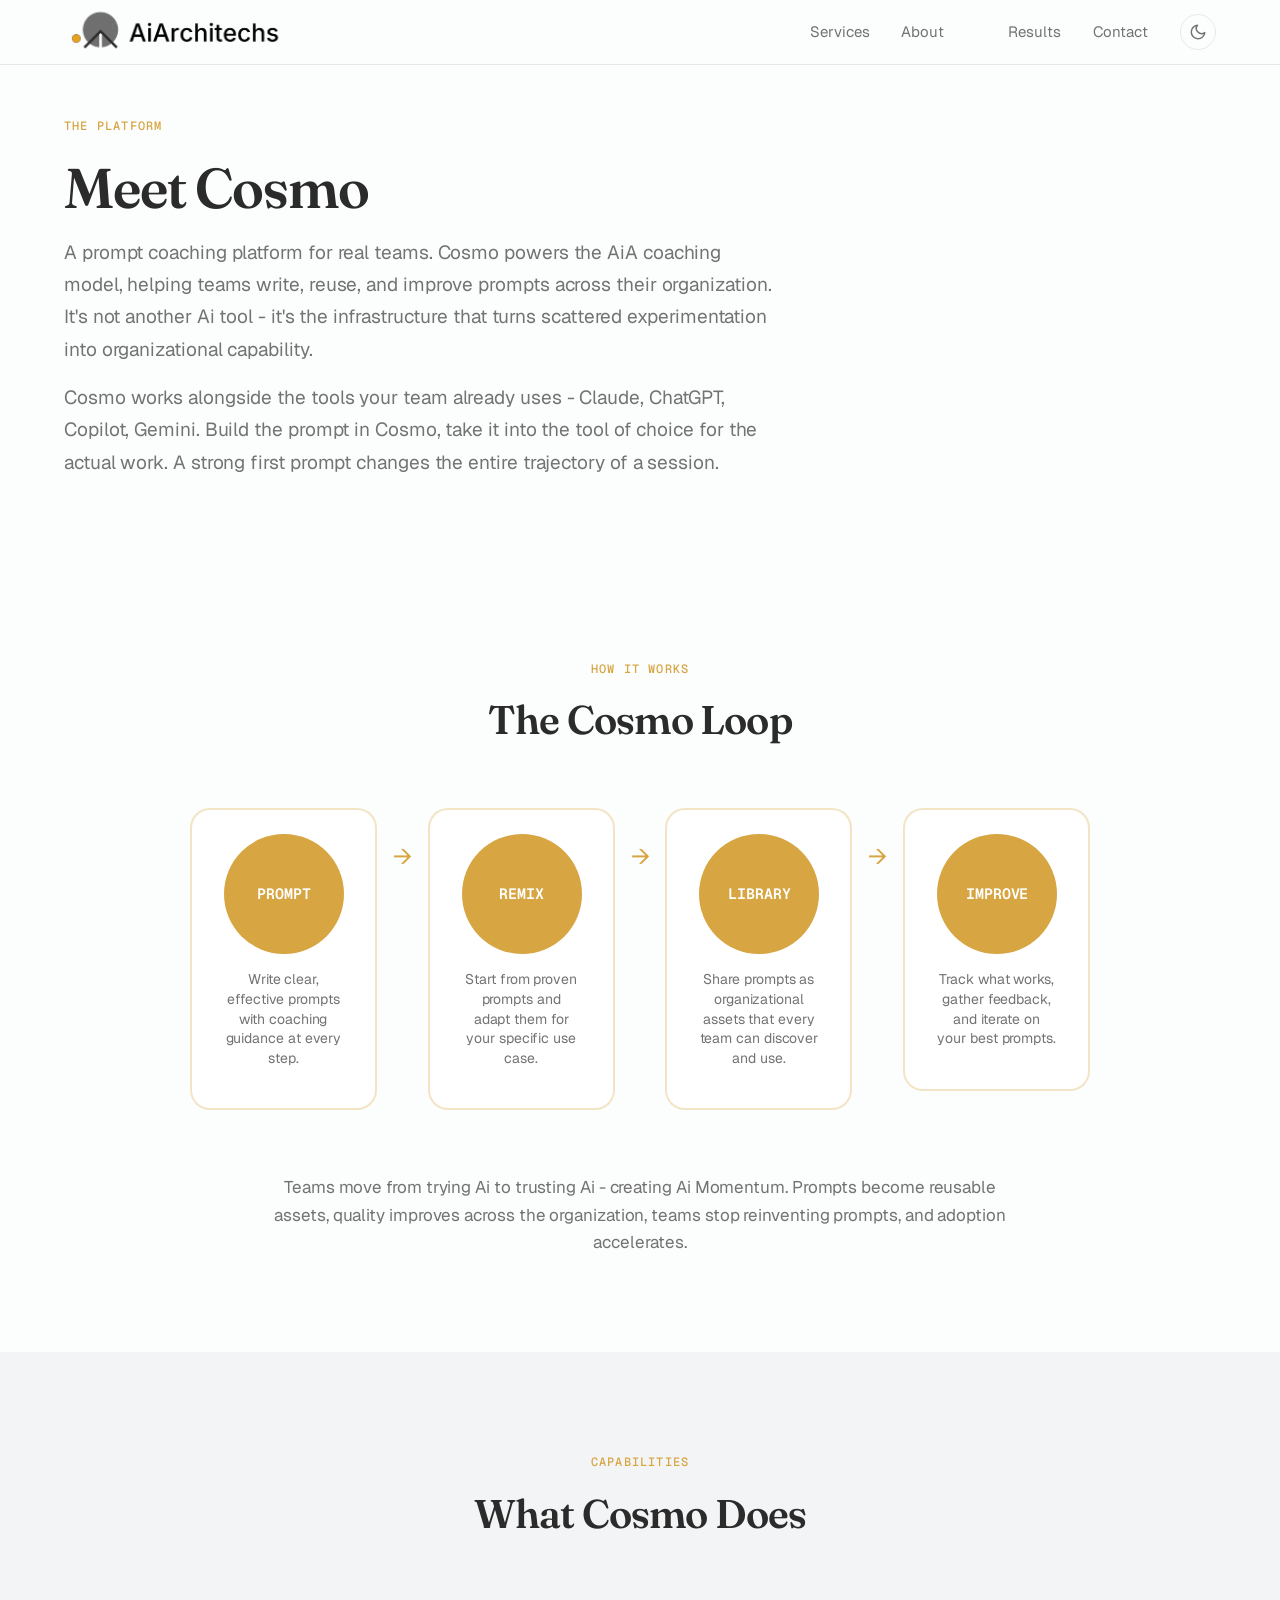
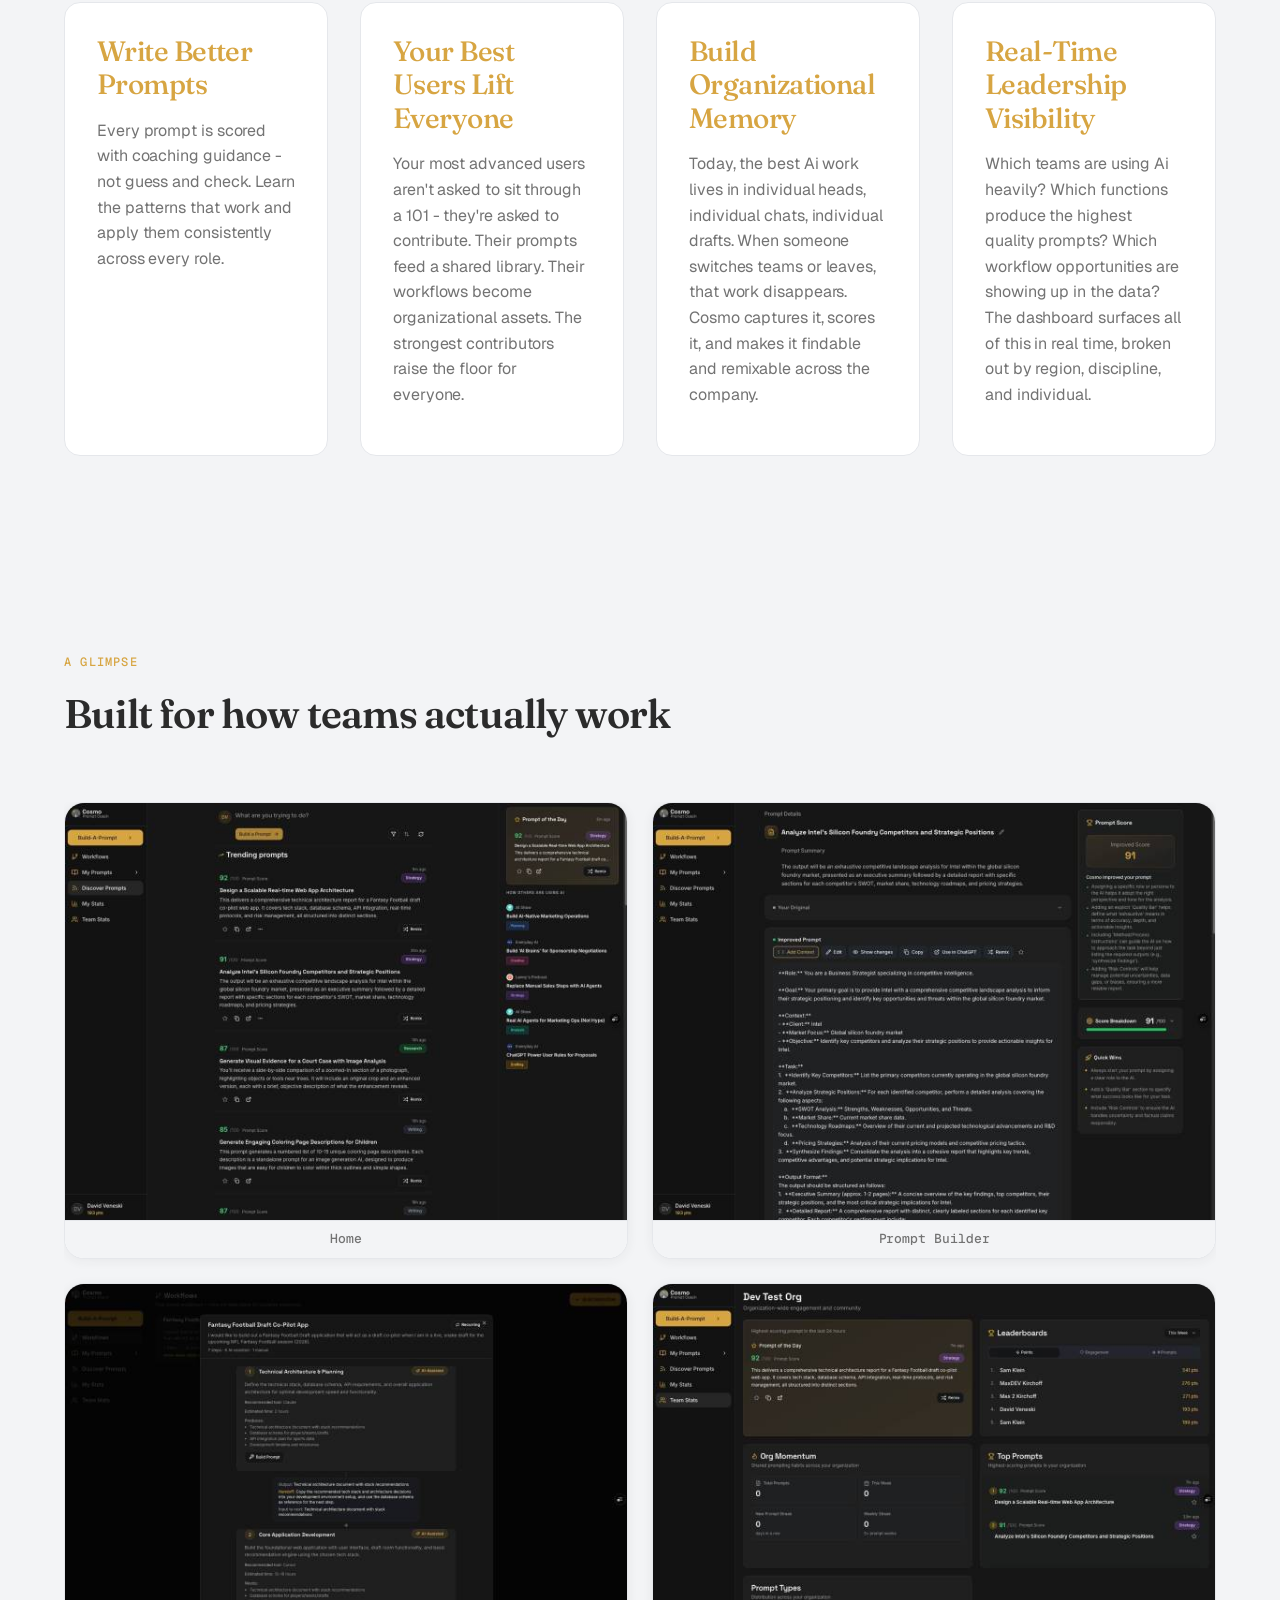
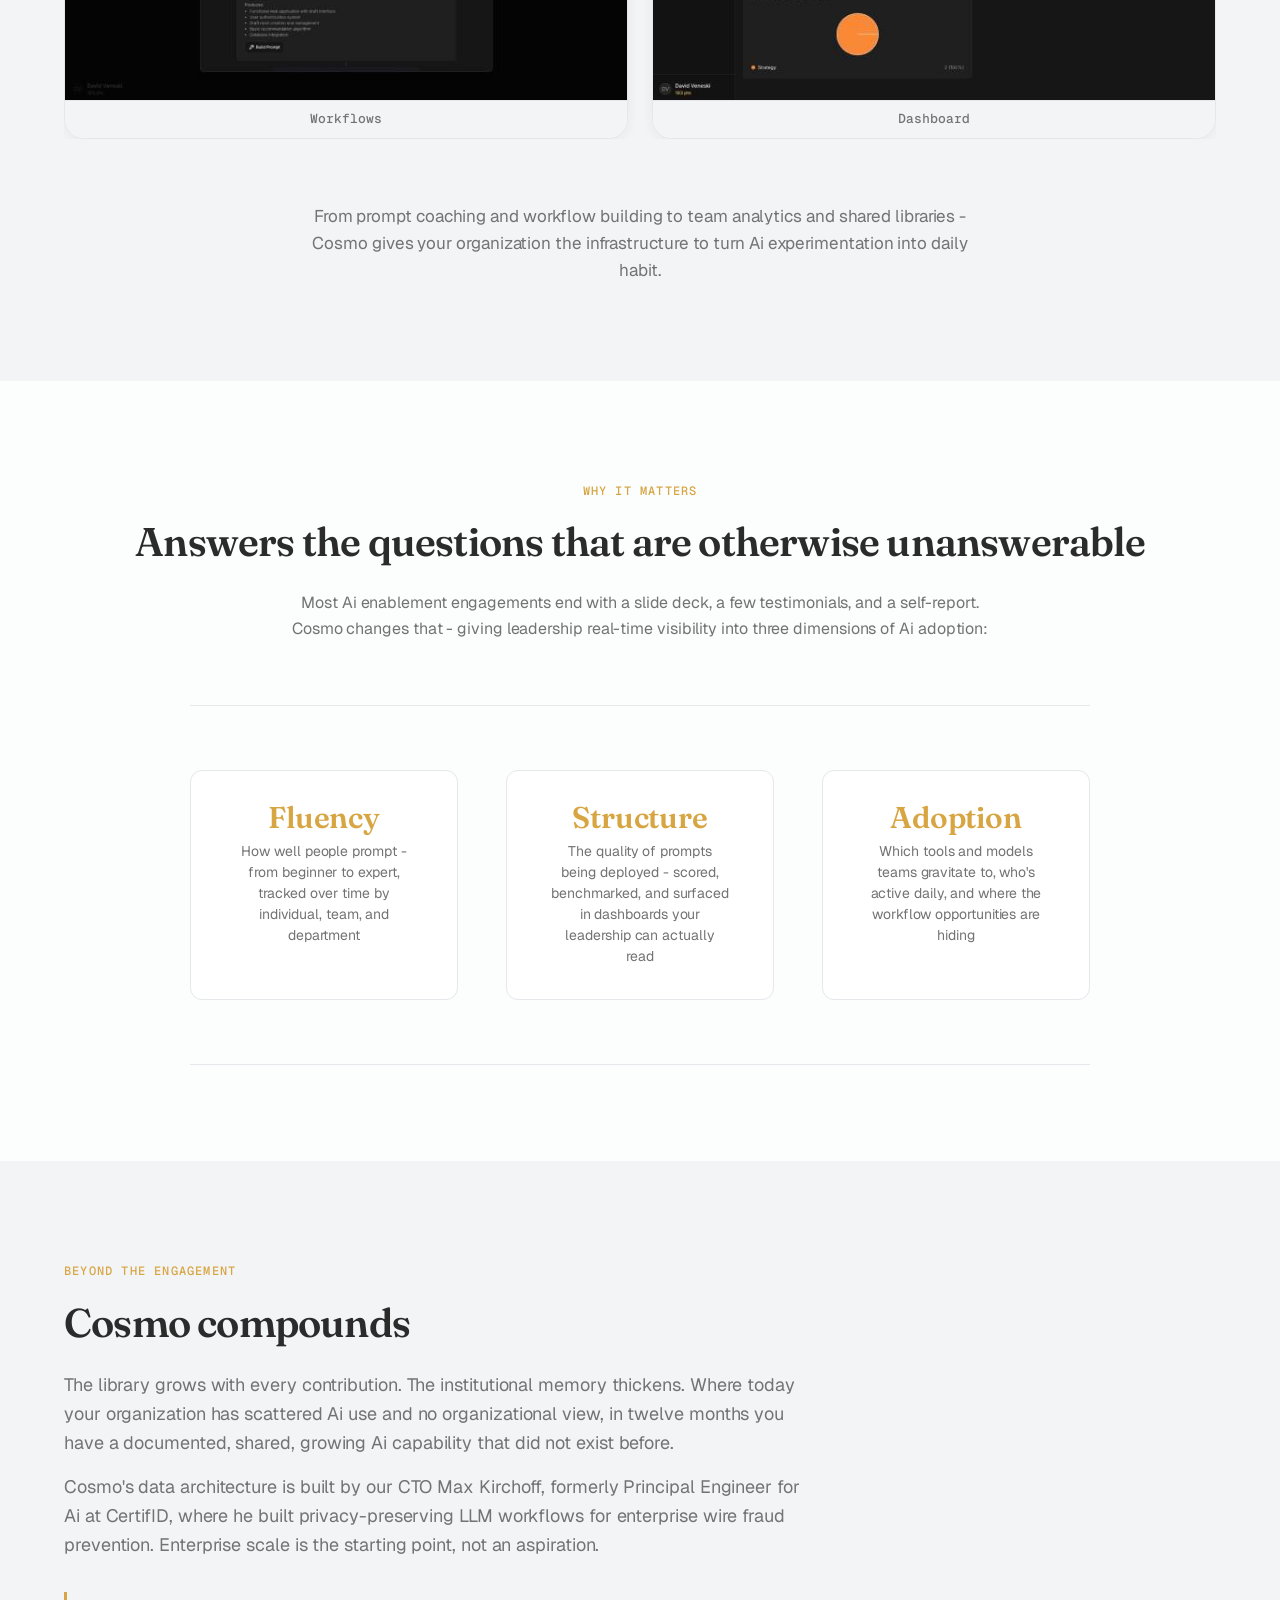
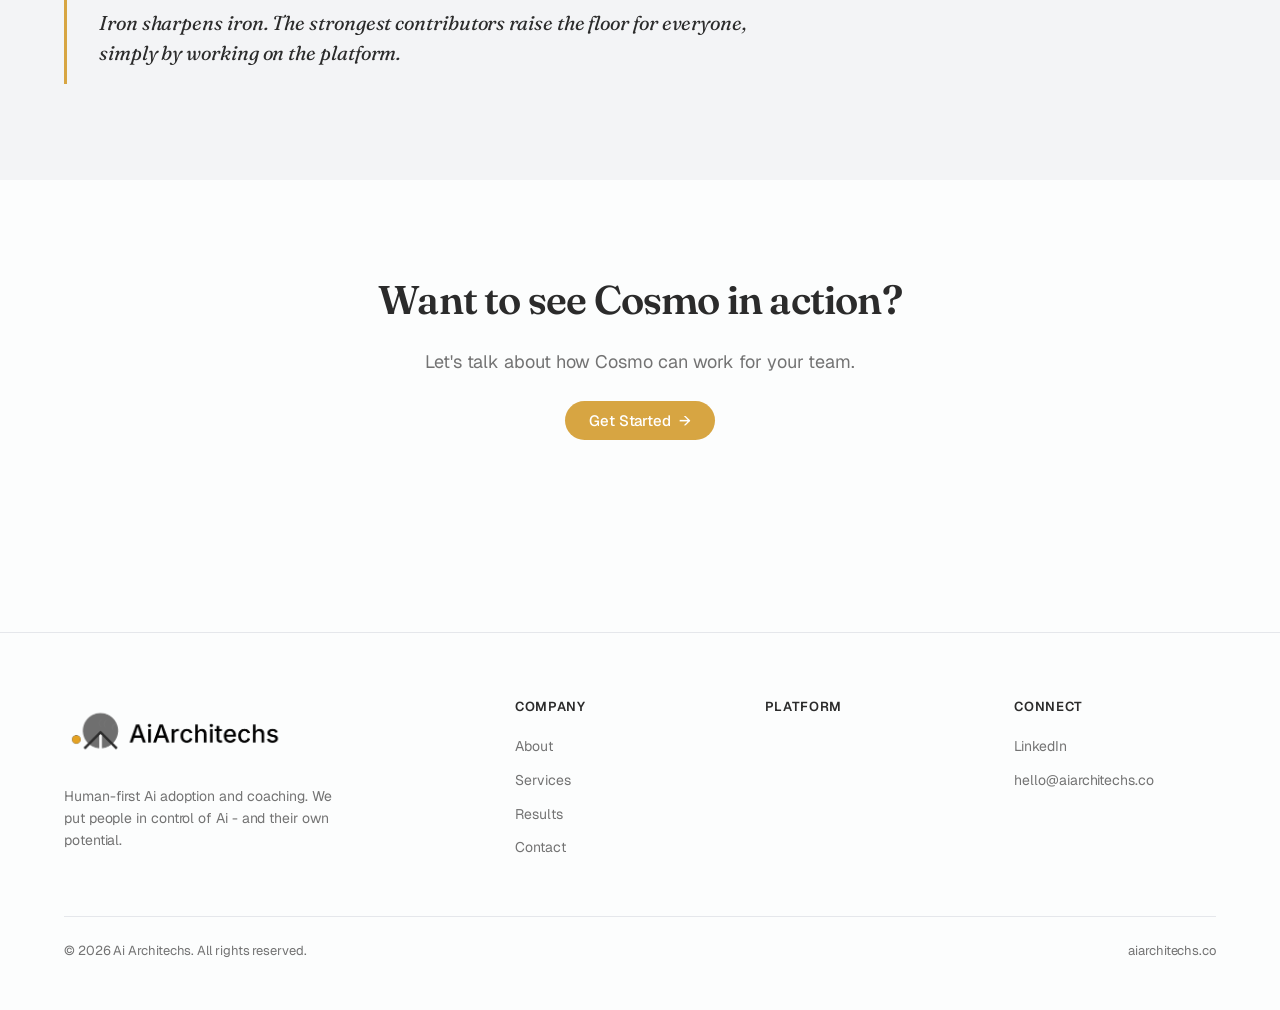
<file: cosmo.html>
<!DOCTYPE html>
<html lang="en">
<head>
  <meta charset="utf-8">
  <meta name="viewport" content="width=device-width, initial-scale=1">
  <title>Cosmo | Ai Architechs - Prompt Coaching Platform</title>
  <meta name="description" content="Cosmo is a prompt coaching platform that helps teams write better prompts, build shared libraries, and track adoption across your organization.">
  <meta property="og:title" content="Cosmo | Ai Architechs">
  <meta property="og:description" content="The platform that powers the AiA coaching methodology.">
  <meta property="og:type" content="website">
  <link rel="preconnect" href="https://fonts.googleapis.com">
  <link rel="preconnect" href="https://fonts.gstatic.com" crossorigin>
  <link href="https://fonts.googleapis.com/css2?family=Fraunces:opsz,wght@9..144,400;9..144,500;9..144,600;9..144,700&family=Geist:wght@300;400;500;600;700&family=Geist+Mono:wght@400;500&display=swap" rel="stylesheet">
  <link rel="stylesheet" href="css/styles.css">
</head>
<body>

  <!-- Navigation -->
  <nav class="nav" role="navigation" aria-label="Main navigation">
    <div class="nav-inner">
      <a href="index.html" class="nav-logo">
        <img src="images/aiarchitechs_dark_lettering.gif" alt="Ai Architechs" class="logo-img logo-light">
        <img src="images/aiarchitechs_white_lettering.gif" alt="Ai Architechs" class="logo-img logo-dark">
      </a>
      <ul class="nav-links">
        <li><a href="services.html">Services</a></li>
        <li><a href="about.html">About</a></li>
        <li><a href="cosmo.html" class="active">Cosmo</a></li>
        <li><a href="results.html">Results</a></li>
        <li><a href="contact.html">Contact</a></li>
        <li>
          <button class="theme-toggle" aria-label="Toggle dark mode">
            <svg class="icon-moon" viewBox="0 0 24 24" fill="none" stroke="currentColor" stroke-width="2" stroke-linecap="round" stroke-linejoin="round"><path d="M21 12.79A9 9 0 1 1 11.21 3 7 7 0 0 0 21 12.79z"/></svg>
            <svg class="icon-sun" viewBox="0 0 24 24" fill="none" stroke="currentColor" stroke-width="2" stroke-linecap="round" stroke-linejoin="round"><circle cx="12" cy="12" r="5"/><line x1="12" y1="1" x2="12" y2="3"/><line x1="12" y1="21" x2="12" y2="23"/><line x1="4.22" y1="4.22" x2="5.64" y2="5.64"/><line x1="18.36" y1="18.36" x2="19.78" y2="19.78"/><line x1="1" y1="12" x2="3" y2="12"/><line x1="21" y1="12" x2="23" y2="12"/><line x1="4.22" y1="19.78" x2="5.64" y2="18.36"/><line x1="18.36" y1="5.64" x2="19.78" y2="4.22"/></svg>
          </button>
        </li>
      </ul>
      <button class="nav-mobile-toggle" aria-label="Open menu" aria-expanded="false">
        <svg viewBox="0 0 24 24" fill="none" stroke="currentColor" stroke-width="2"><line x1="3" y1="6" x2="21" y2="6"/><line x1="3" y1="12" x2="21" y2="12"/><line x1="3" y1="18" x2="21" y2="18"/></svg>
      </button>
    </div>
    <div class="nav-mobile">
      <a href="services.html">Services</a>
      <a href="about.html">About</a>
      <a href="cosmo.html">Cosmo</a>
      <a href="results.html">Results</a>
      <a href="contact.html">Contact</a>
    </div>
  </nav>

  <main>
    <!-- Hero -->
    <section class="hero" style="min-height: auto; padding-top: calc(64px + var(--space-2xl)); padding-bottom: var(--space-2xl);">
      <div class="container">
        <div class="fade-in">
          <span class="label">The Platform</span>
          <h1 style="margin-top: var(--space-md); margin-bottom: var(--space-md);">Meet Cosmo</h1>
          <p style="margin-bottom: var(--space-md);">A prompt coaching platform for real teams. Cosmo powers the AiA coaching model, helping teams write, reuse, and improve prompts across their organization. It's not another Ai tool - it's the infrastructure that turns scattered experimentation into organizational capability.</p>
          <p style="margin-bottom: var(--space-xl);">Cosmo works alongside the tools your team already uses - Claude, ChatGPT, Copilot, Gemini. Build the prompt in Cosmo, take it into the tool of choice for the actual work. A strong first prompt changes the entire trajectory of a session.</p>
        </div>
      </div>
    </section>

    <!-- Core Loop -->
    <section class="section">
      <div class="container">
        <div class="text-center fade-in" style="margin-bottom: var(--space-3xl);">
          <span class="label">How It Works</span>
          <h2 style="margin-top: var(--space-md);">The Cosmo Loop</h2>
        </div>

        <!-- Loop Visual -->
        <div class="loop-visual fade-in" style="margin-bottom: var(--space-3xl);">
          <div class="loop-step">
            <div class="step-circle">PROMPT</div>
            <p class="step-description">Write clear, effective prompts with coaching guidance at every step.</p>
          </div>
          <div class="loop-arrow">&rarr;</div>
          <div class="loop-step">
            <div class="step-circle">REMIX</div>
            <p class="step-description">Start from proven prompts and adapt them for your specific use case.</p>
          </div>
          <div class="loop-arrow">&rarr;</div>
          <div class="loop-step">
            <div class="step-circle">LIBRARY</div>
            <p class="step-description">Share prompts as organizational assets that every team can discover and use.</p>
          </div>
          <div class="loop-arrow">&rarr;</div>
          <div class="loop-step">
            <div class="step-circle">IMPROVE</div>
            <p class="step-description">Track what works, gather feedback, and iterate on your best prompts.</p>
          </div>
        </div>

        <div class="fade-in">
          <p style="max-width: 750px; margin: 0 auto; font-size: 1.0625rem; text-align: center; line-height: 1.6;">Teams move from trying Ai to trusting Ai - creating Ai Momentum. Prompts become reusable assets, quality improves across the organization, teams stop reinventing prompts, and adoption accelerates.</p>
        </div>
      </div>
    </section>

    <!-- Core Capabilities -->
    <section class="section" style="background: hsl(var(--muted));">
      <div class="container">
        <div class="text-center fade-in" style="margin-bottom: var(--space-3xl);">
          <span class="label">Capabilities</span>
          <h2 style="margin-top: var(--space-md);">What Cosmo Does</h2>
        </div>

        <div class="grid grid-4 fade-in">
          <div class="card">
            <h3 style="color: hsl(var(--primary)); margin-bottom: var(--space-md);">Write Better Prompts</h3>
            <p style="max-width: none;">Every prompt is scored with coaching guidance - not guess and check. Learn the patterns that work and apply them consistently across every role.</p>
          </div>
          <div class="card">
            <h3 style="color: hsl(var(--primary)); margin-bottom: var(--space-md);">Your Best Users Lift Everyone</h3>
            <p style="max-width: none;">Your most advanced users aren't asked to sit through a 101 - they're asked to contribute. Their prompts feed a shared library. Their workflows become organizational assets. The strongest contributors raise the floor for everyone.</p>
          </div>
          <div class="card">
            <h3 style="color: hsl(var(--primary)); margin-bottom: var(--space-md);">Build Organizational Memory</h3>
            <p style="max-width: none;">Today, the best Ai work lives in individual heads, individual chats, individual drafts. When someone switches teams or leaves, that work disappears. Cosmo captures it, scores it, and makes it findable and remixable across the company.</p>
          </div>
          <div class="card">
            <h3 style="color: hsl(var(--primary)); margin-bottom: var(--space-md);">Real-Time Leadership Visibility</h3>
            <p style="max-width: none;">Which teams are using Ai heavily? Which functions produce the highest quality prompts? Which workflow opportunities are showing up in the data? The dashboard surfaces all of this in real time, broken out by region, discipline, and individual.</p>
          </div>
        </div>
      </div>
    </section>

    <!-- UI Teaser -->
    <section class="section" style="background: hsl(var(--muted));">
      <div class="container">
        <div class="fade-in" style="margin-bottom: var(--space-3xl);">
          <span class="label">A Glimpse</span>
          <h2 style="margin-top: var(--space-md);">Built for how teams actually work</h2>
        </div>

        <!-- Cosmo Screenshots 2x2 Grid -->
        <div class="fade-in cosmo-img-grid" style="display: grid; grid-template-columns: 1fr 1fr; gap: var(--space-lg); margin-bottom: var(--space-3xl);">
          <div class="cosmo-img-card">
            <img src="images/cosmo-home.jpg" alt="Cosmo home screen with prompt input and quick-start actions" loading="lazy">
            <div class="cosmo-img-label">Home</div>
          </div>
          <div class="cosmo-img-card">
            <img src="images/cosmo-prompt-builder.jpg" alt="Cosmo prompt builder with scoring and coaching feedback" loading="lazy">
            <div class="cosmo-img-label">Prompt Builder</div>
          </div>
          <div class="cosmo-img-card">
            <img src="images/cosmo-workflow.jpg" alt="Cosmo workflow builder with step-by-step Ai-assisted tasks" loading="lazy">
            <div class="cosmo-img-label">Workflows</div>
          </div>
          <div class="cosmo-img-card">
            <img src="images/cosmo-dashboard.jpg" alt="Cosmo team dashboard with leaderboards and adoption metrics" loading="lazy">
            <div class="cosmo-img-label">Dashboard</div>
          </div>
        </div>

        <div class="fade-in text-center">
          <p style="max-width: 700px; margin: 0 auto; font-size: 1.0625rem; line-height: 1.6;">From prompt coaching and workflow building to team analytics and shared libraries - Cosmo gives your organization the infrastructure to turn Ai experimentation into daily habit.</p>
        </div>
      </div>
    </section>

    <!-- Business Metrics -->
    <section class="section">
      <div class="container">
        <div class="text-center fade-in" style="margin-bottom: var(--space-3xl);">
          <span class="label">Why It Matters</span>
          <h2 style="margin-top: var(--space-md);">Answers the questions that are otherwise unanswerable</h2>
          <p style="max-width: 700px; margin: var(--space-lg) auto 0;">Most Ai enablement engagements end with a slide deck, a few testimonials, and a self-report. Cosmo changes that - giving leadership real-time visibility into three dimensions of Ai adoption:</p>
        </div>

        <div class="metrics-strip fade-in">
          <div class="metric">
            <div class="metric-value" style="color: hsl(var(--primary));">Fluency</div>
            <div class="metric-label">How well people prompt - from beginner to expert, tracked over time by individual, team, and department</div>
          </div>
          <div class="metric">
            <div class="metric-value" style="color: hsl(var(--primary));">Structure</div>
            <div class="metric-label">The quality of prompts being deployed - scored, benchmarked, and surfaced in dashboards your leadership can actually read</div>
          </div>
          <div class="metric">
            <div class="metric-value" style="color: hsl(var(--primary));">Adoption</div>
            <div class="metric-label">Which tools and models teams gravitate to, who's active daily, and where the workflow opportunities are hiding</div>
          </div>
        </div>
      </div>
    </section>

    <!-- Cosmo Compounds -->
    <section class="section" style="background: hsl(var(--muted));">
      <div class="container">
        <div class="fade-in" style="max-width: 750px;">
          <span class="label">Beyond the Engagement</span>
          <h2 style="margin-top: var(--space-md);">Cosmo compounds</h2>
          <p style="font-size: 1.125rem; margin-top: var(--space-lg);">
            The library grows with every contribution. The institutional memory thickens. Where today your organization has scattered Ai use and no organizational view, in twelve months you have a documented, shared, growing Ai capability that did not exist before.
          </p>
          <p style="font-size: 1.125rem;">
            Cosmo's data architecture is built by our CTO Max Kirchoff, formerly Principal Engineer for Ai at CertifID, where he built privacy-preserving LLM workflows for enterprise wire fraud prevention. Enterprise scale is the starting point, not an aspiration.
          </p>
          <div class="data-callout" style="margin-top: var(--space-xl);">
            Iron sharpens iron. The strongest contributors raise the floor for everyone, simply by working on the platform.
          </div>
        </div>
      </div>
    </section>

    <!-- Closing CTA -->
    <section class="section text-center">
      <div class="container fade-in">
        <h2>Want to see Cosmo in action?</h2>
        <p style="margin: var(--space-lg) auto; font-size: 1.125rem; max-width: 50ch;">Let's talk about how Cosmo can work for your team.</p>
        <a href="contact.html" class="btn btn-primary">Get Started <span class="arrow">&rarr;</span></a>
      </div>
    </section>
  </main>

  <!-- Footer -->
  <footer class="footer">
    <div class="container">
      <div class="footer-inner">
        <div class="footer-brand">
          <a href="index.html" class="nav-logo" style="margin-bottom: var(--space-md); display: inline-flex;">
            <img src="images/aiarchitechs_dark_lettering.gif" alt="Ai Architechs" class="logo-img logo-light">
            <img src="images/aiarchitechs_white_lettering.gif" alt="Ai Architechs" class="logo-img logo-dark">
          </a>
          <p>Human-first Ai adoption and coaching. We put people in control of Ai - and their own potential.</p>
        </div>
        <div>
          <div class="footer-heading">Company</div>
          <ul class="footer-links">
            <li><a href="about.html">About</a></li>
            <li><a href="services.html">Services</a></li>
            <li><a href="results.html">Results</a></li>
            <li><a href="contact.html">Contact</a></li>
          </ul>
        </div>
        <div>
          <div class="footer-heading">Platform</div>
          <ul class="footer-links">
            <li><a href="cosmo.html">Cosmo</a></li>
          </ul>
        </div>
        <div>
          <div class="footer-heading">Connect</div>
          <ul class="footer-links">
            <li><a href="https://www.linkedin.com/company/aiarchitectsco/" target="_blank" rel="noopener">LinkedIn</a></li>
            <li><a href="mailto:hello@aiarchitechs.co">hello@aiarchitechs.co</a></li>
          </ul>
        </div>
      </div>
      <div class="footer-bottom">
        <span>&copy; 2026 Ai Architechs. All rights reserved.</span>
        <span>aiarchitechs.co</span>
      </div>
    </div>
  </footer>

  <script src="js/main.js"></script>
  <style>
    /* Loop Visual */
    .loop-visual {
      display: grid;
      grid-template-columns: repeat(4, 1fr);
      gap: var(--space-lg);
      align-items: start;
      max-width: 900px;
      margin: 0 auto;
      position: relative;
    }

    .loop-step {
      text-align: center;
    }

    .step-circle {
      width: 100px;
      height: 100px;
      border-radius: 50%;
      background: hsl(var(--primary));
      color: hsl(var(--card));
      display: flex;
      align-items: center;
      justify-content: center;
      font-weight: 600;
      font-size: 0.875rem;
      margin: 0 auto var(--space-md);
      font-family: 'Geist Mono', monospace;
    }

    .step-description {
      font-size: 0.875rem;
      line-height: 1.4;
      max-width: none;
    }

    .loop-arrow {
      display: none;
      color: hsl(var(--primary));
      font-size: 1.5rem;
      align-self: start;
      margin-top: 30px;
    }

    @media (min-width: 768px) {
      .loop-visual {
        grid-template-columns: 1fr auto 1fr auto 1fr auto 1fr;
        gap: var(--space-md);
      }

      .loop-arrow {
        display: block;
        align-self: start;
        margin-top: 30px;
      }

      .step-circle {
        width: 120px;
        height: 120px;
        font-size: 0.9375rem;
      }
    }

    /* Cosmo Screenshots - now handled by .cosmo-img-card in styles.css */

    /* Metrics Strip */
    .metrics-strip {
      display: grid;
      grid-template-columns: repeat(auto-fit, minmax(200px, 1fr));
      gap: var(--space-2xl);
      margin: var(--space-3xl) auto 0;
      max-width: 900px;
    }

    .metric {
      text-align: center;
      padding: var(--space-xl);
      background: hsl(var(--card));
      border: 1px solid hsl(var(--border));
      border-radius: 12px;
    }

    .metric-value {
      font-size: 1.875rem;
      font-weight: 600;
      margin-bottom: var(--space-sm);
      font-family: 'Fraunces', serif;
    }

    .metric-label {
      font-size: 0.875rem;
      color: hsl(var(--muted-foreground));
      line-height: 1.5;
    }

    @media (max-width: 768px) {
      .loop-visual {
        grid-template-columns: 1fr;
        gap: var(--space-xl);
      }

      .loop-arrow {
        display: none;
      }

      .loop-step .step-circle {
        width: 80px;
        height: 80px;
      }

      .metrics-strip {
        grid-template-columns: 1fr;
        gap: var(--space-lg);
      }

      /* cosmo-img-card responsive handled in styles.css */
    }
  </style>
</body>
</html>
</file>
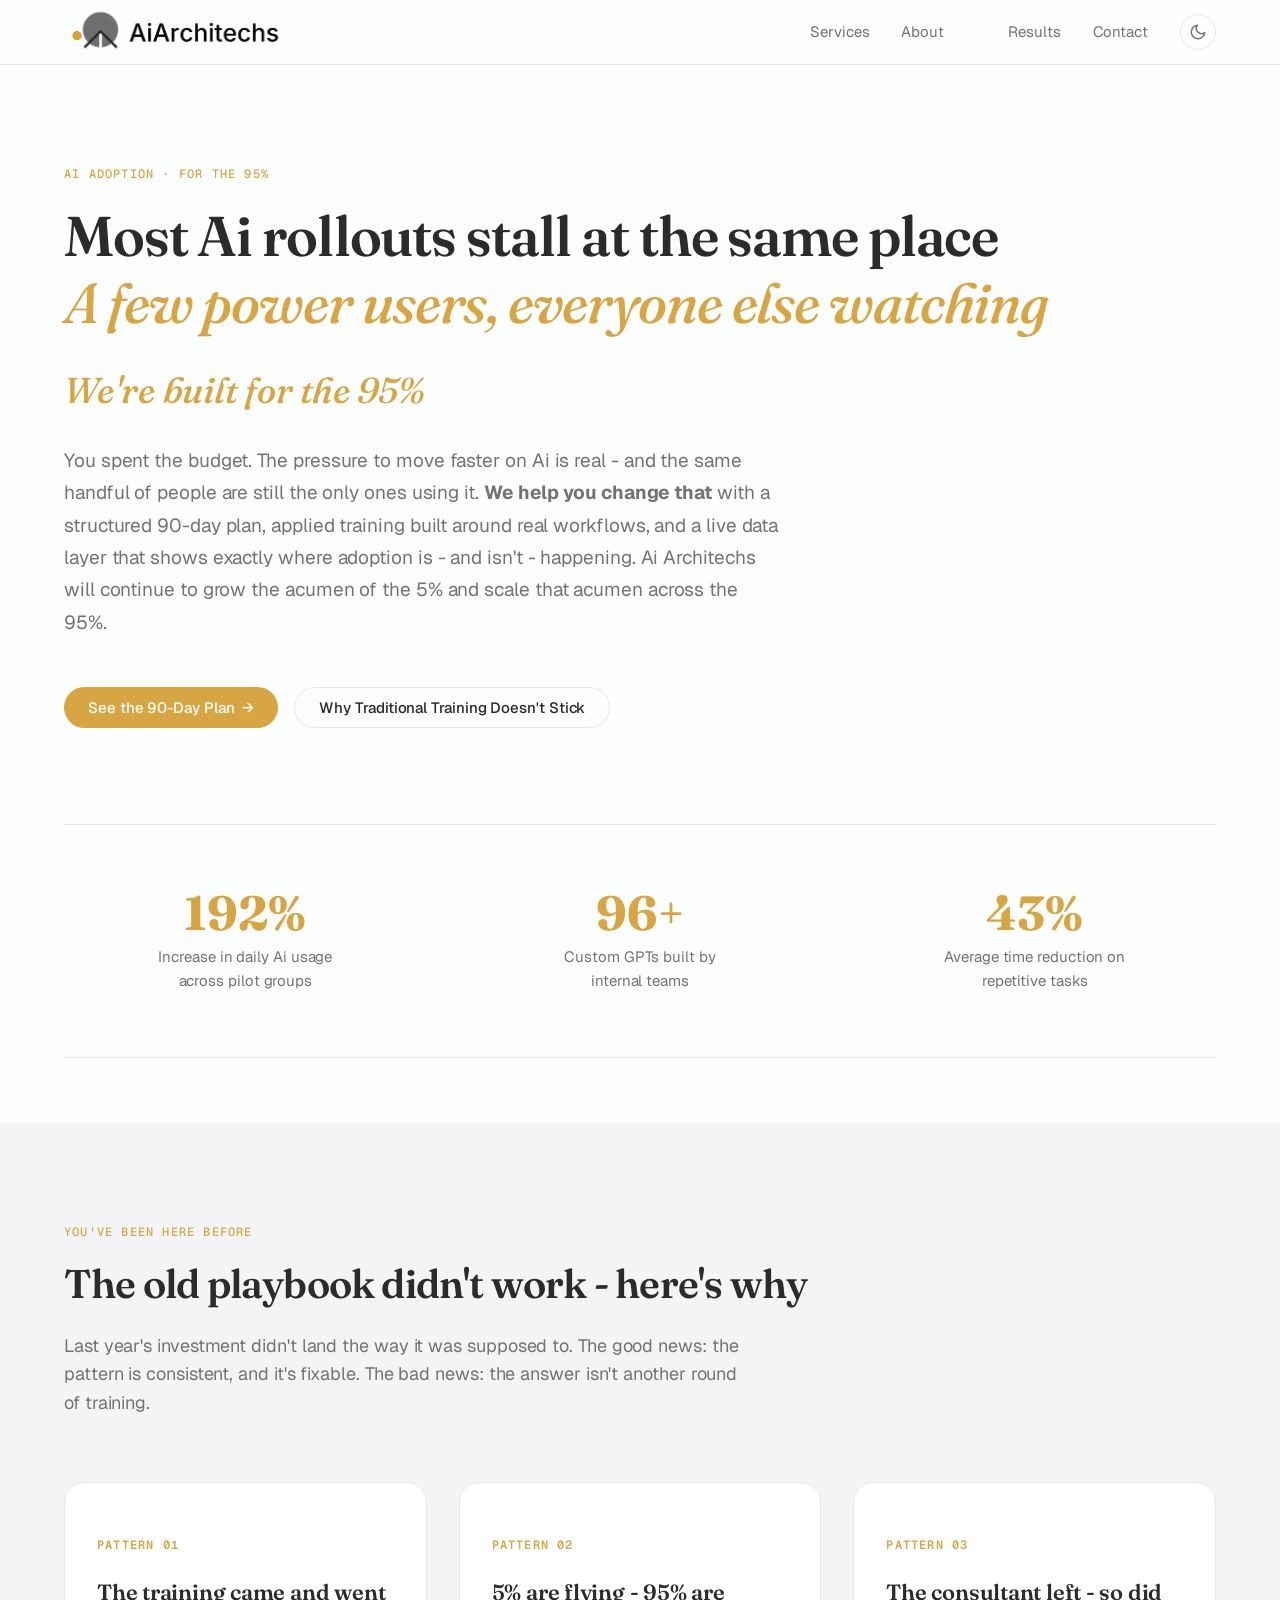
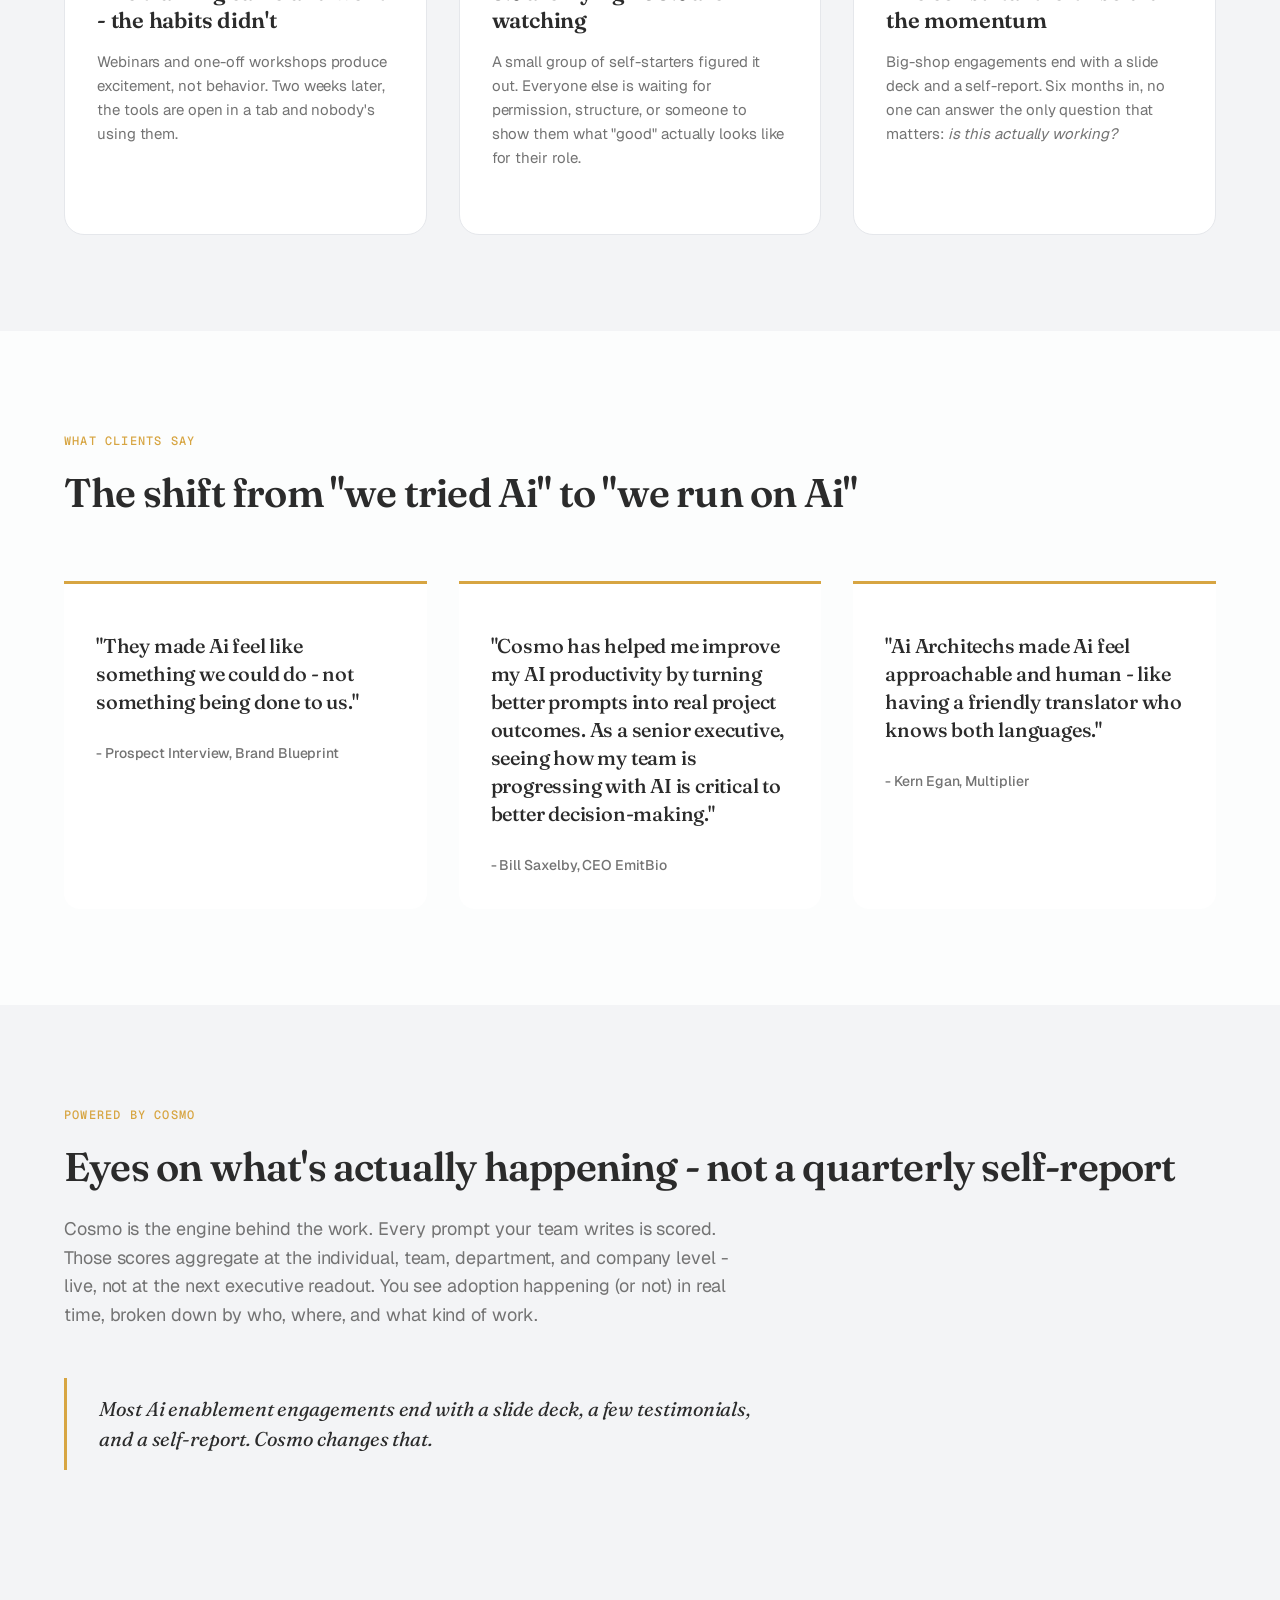
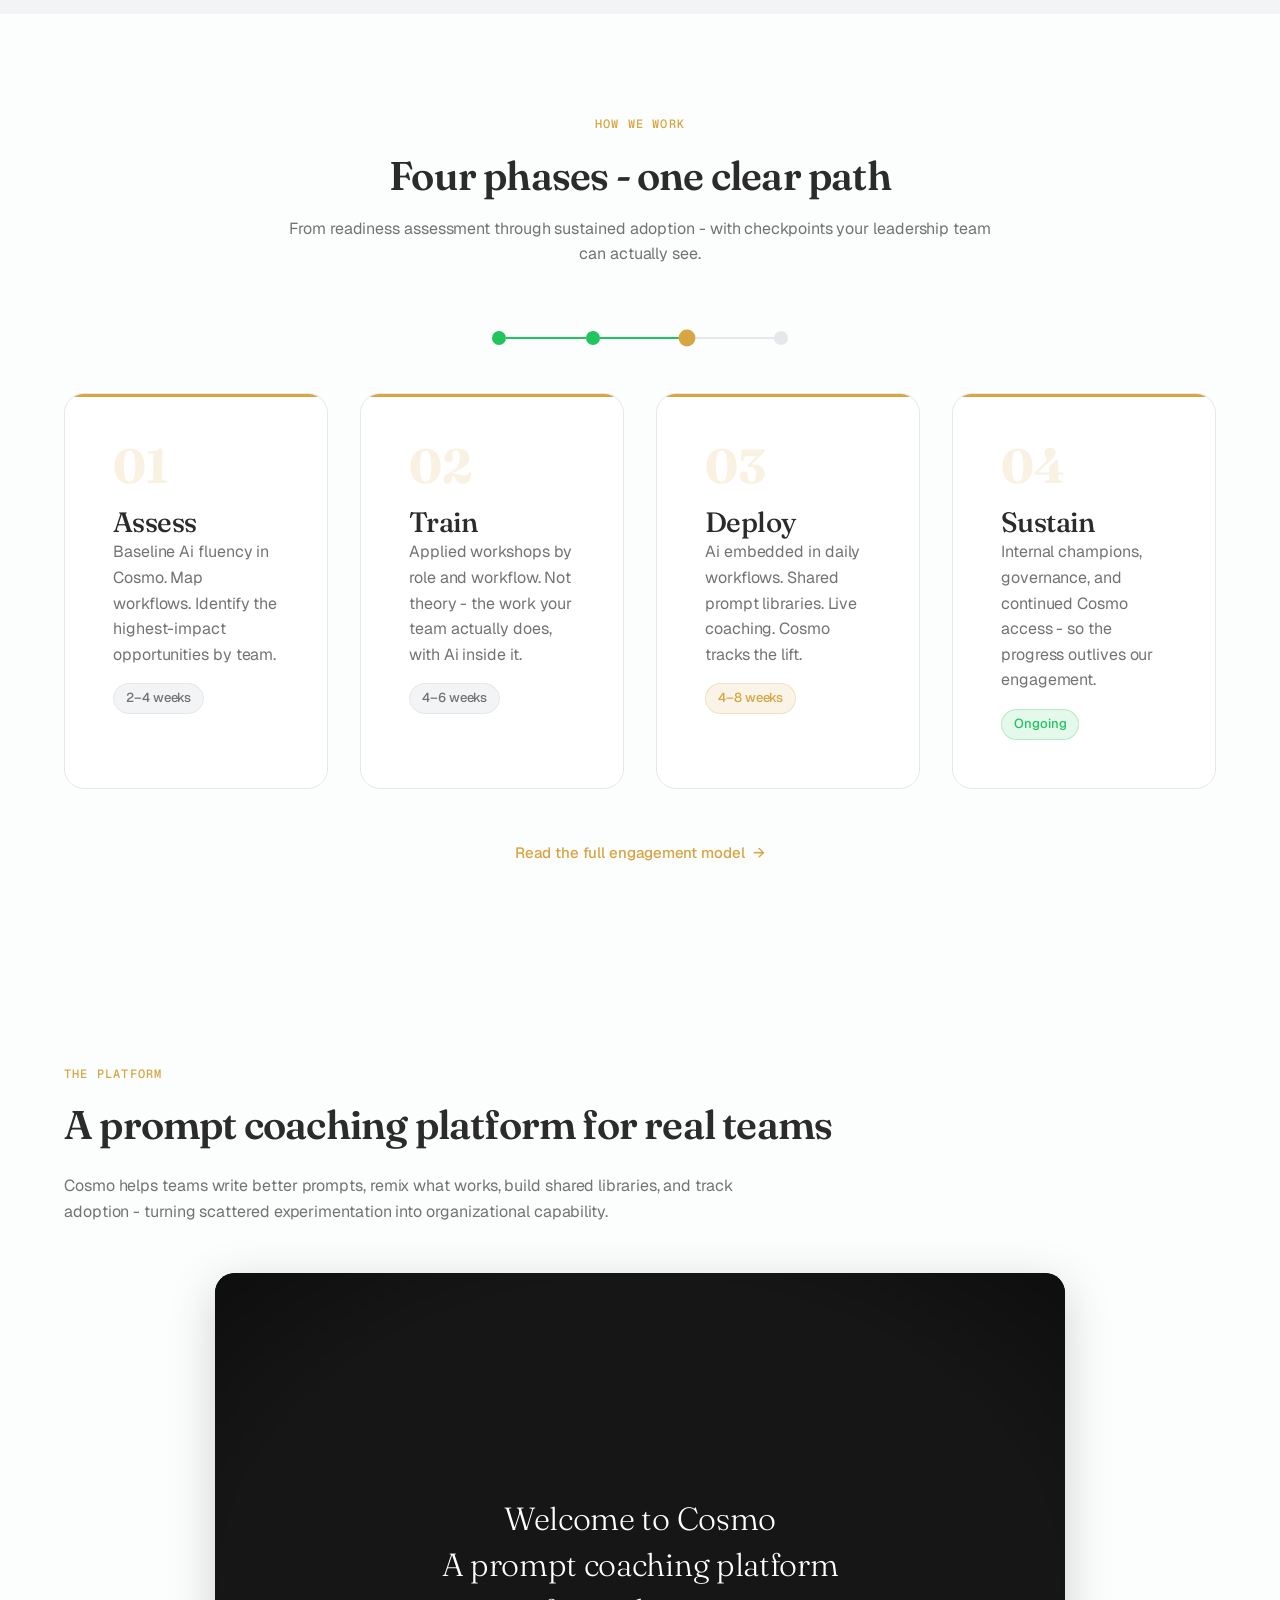
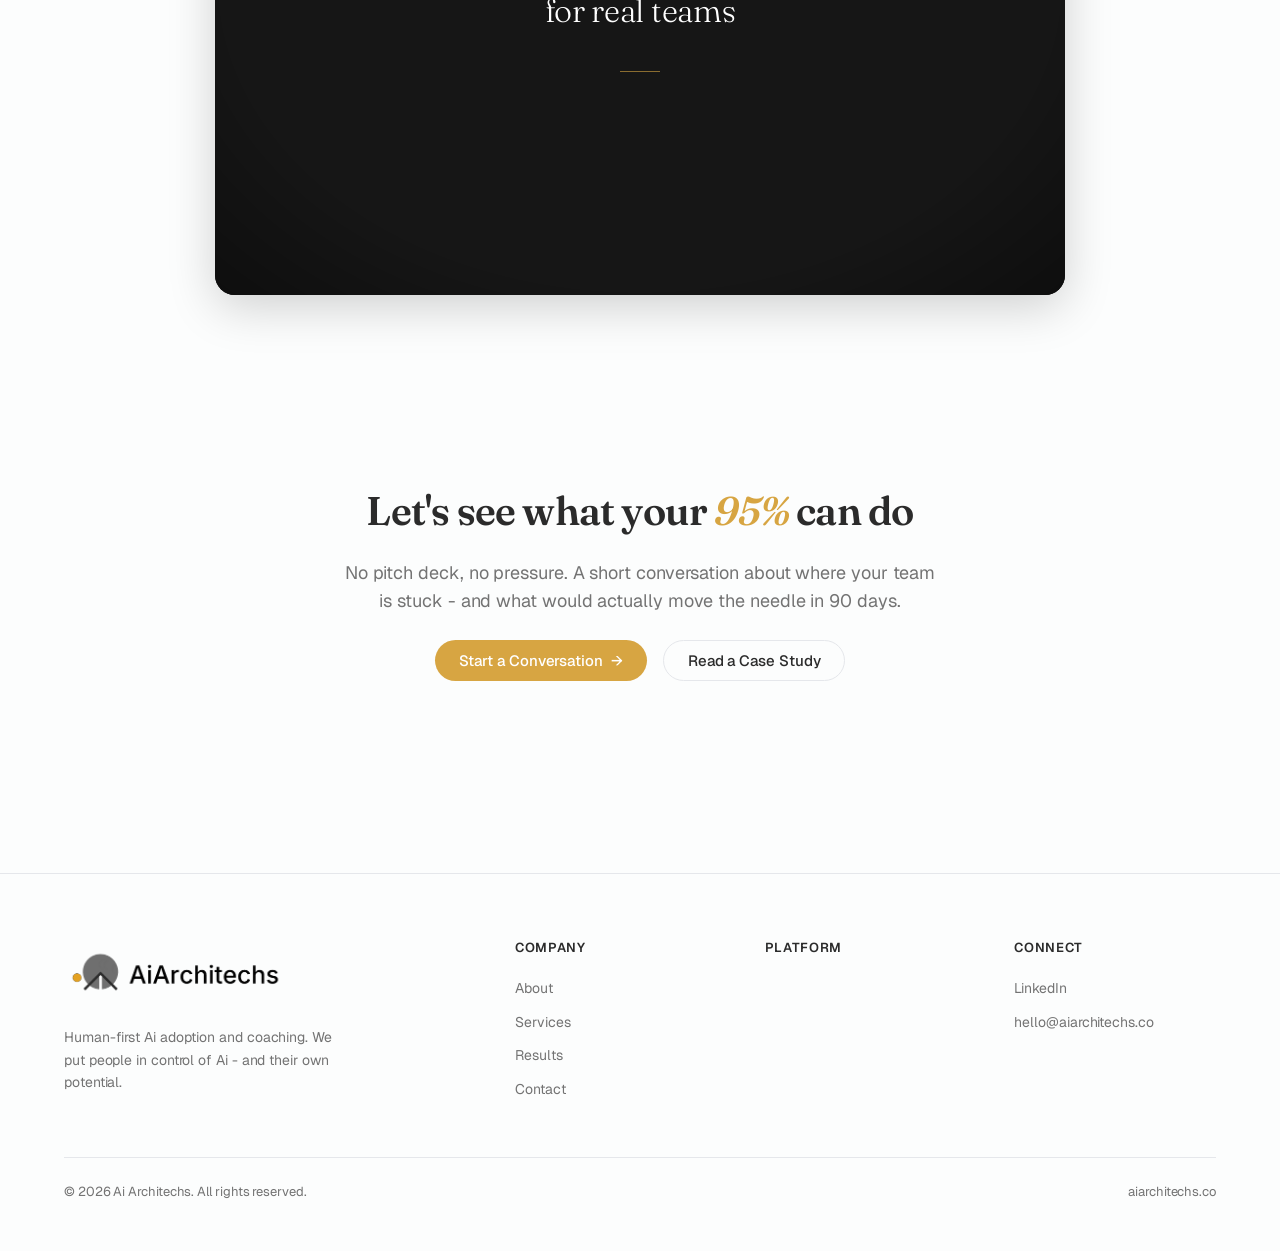
<file: index-v2.html>
<!DOCTYPE html>
<html lang="en">
<head>
  <meta charset="utf-8">
  <meta name="viewport" content="width=device-width, initial-scale=1">
  <title>Ai Architechs - Human-First Ai Adoption</title>
  <meta name="description" content="Most Ai rollouts stall at the same place - a few power users, everyone else watching. Ai Architechs is built for the 95%. Human-first Ai adoption that delivers measurable results in 90 days.">
  <meta property="og:title" content="Ai Architechs - Built for the 95%">
  <meta property="og:description" content="Most Ai rollouts stall at the same place. We help you change that.">
  <meta property="og:type" content="website">
  <link rel="preconnect" href="https://fonts.googleapis.com">
  <link rel="preconnect" href="https://fonts.gstatic.com" crossorigin>
  <link href="https://fonts.googleapis.com/css2?family=Fraunces:opsz,wght@9..144,400;9..144,500;9..144,600;9..144,700&family=Geist:wght@300;400;500;600;700&family=Geist+Mono:wght@400;500&display=swap" rel="stylesheet">
  <link rel="stylesheet" href="css/styles.css">
</head>
<body>

  <!-- Navigation -->
  <nav class="nav" role="navigation" aria-label="Main navigation">
    <div class="nav-inner">
      <a href="index.html" class="nav-logo">
        <img src="images/aiarchitechs_dark_lettering.gif" alt="Ai Architechs" class="logo-img logo-light">
        <img src="images/aiarchitechs_white_lettering.gif" alt="Ai Architechs" class="logo-img logo-dark">
      </a>
      <ul class="nav-links">
        <li><a href="services.html">Services</a></li>
        <li><a href="about.html">About</a></li>
        <li><a href="cosmo.html">Cosmo</a></li>
        <li><a href="results.html">Results</a></li>
        <li><a href="contact.html">Contact</a></li>
        <li>
          <button class="theme-toggle" aria-label="Toggle dark mode">
            <svg class="icon-moon" viewBox="0 0 24 24" fill="none" stroke="currentColor" stroke-width="2" stroke-linecap="round" stroke-linejoin="round"><path d="M21 12.79A9 9 0 1 1 11.21 3 7 7 0 0 0 21 12.79z"/></svg>
            <svg class="icon-sun" viewBox="0 0 24 24" fill="none" stroke="currentColor" stroke-width="2" stroke-linecap="round" stroke-linejoin="round"><circle cx="12" cy="12" r="5"/><line x1="12" y1="1" x2="12" y2="3"/><line x1="12" y1="21" x2="12" y2="23"/><line x1="4.22" y1="4.22" x2="5.64" y2="5.64"/><line x1="18.36" y1="18.36" x2="19.78" y2="19.78"/><line x1="1" y1="12" x2="3" y2="12"/><line x1="21" y1="12" x2="23" y2="12"/><line x1="4.22" y1="19.78" x2="5.64" y2="18.36"/><line x1="18.36" y1="5.64" x2="19.78" y2="4.22"/></svg>
          </button>
        </li>
      </ul>
      <button class="nav-mobile-toggle" aria-label="Open menu" aria-expanded="false">
        <svg viewBox="0 0 24 24" fill="none" stroke="currentColor" stroke-width="2"><line x1="3" y1="6" x2="21" y2="6"/><line x1="3" y1="12" x2="21" y2="12"/><line x1="3" y1="18" x2="21" y2="18"/></svg>
      </button>
    </div>
    <div class="nav-mobile">
      <a href="services.html">Services</a>
      <a href="about.html">About</a>
      <a href="cosmo.html">Cosmo</a>
      <a href="results.html">Results</a>
      <a href="contact.html">Contact</a>
    </div>
  </nav>

  <main>
    <!-- Hero - Pain Forward -->
    <section class="hero">
      <div class="container">
        <div class="fade-in">
          <span class="label">Ai Adoption · For the 95%</span>
          <h1 style="margin-top: var(--space-md);">Most Ai rollouts stall at the same place<br><em style="color: hsl(var(--primary)); font-style: italic; font-weight: 500;">A few power users, everyone else watching</em></h1>
          <p class="hero-kicker" style="font-family: 'Fraunces', serif; font-weight: 500; font-style: italic; font-size: clamp(1.5rem, 3vw, 2.25rem); color: hsl(var(--primary)); margin: var(--space-lg) 0;">We're built for the 95%</p>
          <p style="max-width: 720px;">You spent the budget. The pressure to move faster on Ai is real - and the same handful of people are still the only ones using it. <strong>We help you change that</strong> with a structured 90-day plan, applied training built around real workflows, and a live data layer that shows exactly where adoption is - and isn't - happening. Ai Architechs will continue to grow the acumen of the 5% and scale that acumen across the 95%.</p>
          <div class="flex gap-md" style="flex-wrap: wrap; margin-top: var(--space-xl);">
            <a href="services.html" class="btn btn-primary">See the 90-Day Plan <span class="arrow">&rarr;</span></a>
            <a href="about.html" class="btn btn-outline">Why Traditional Training Doesn't Stick</a>
          </div>
        </div>
      </div>
    </section>

    <!-- Metrics Strip -->
    <section class="section-sm" style="padding-top: 0;">
      <div class="container">
        <div class="metrics-strip fade-in">
          <div class="metric">
            <div class="metric-value" data-count="200" data-suffix="%">200%</div>
            <div class="metric-label">Increase in daily Ai usage across pilot groups</div>
          </div>
          <div class="metric">
            <div class="metric-value" data-count="100" data-suffix="+" data-prefix="">100+</div>
            <div class="metric-label">Custom GPTs built by internal teams</div>
          </div>
          <div class="metric">
            <div class="metric-value" data-count="45" data-suffix="%">45%</div>
            <div class="metric-label">Average time reduction on repetitive tasks</div>
          </div>
        </div>
      </div>
    </section>

    <!-- Pain Section - Naming the Pattern -->
    <section class="section" style="background: hsl(var(--muted));">
      <div class="container">
        <div class="fade-in" style="margin-bottom: var(--space-3xl);">
          <span class="label">You've Been Here Before</span>
          <h2 style="margin-top: var(--space-md); max-width: 900px;">The old playbook didn't work - here's why</h2>
          <p style="font-size: 1.125rem; margin-top: var(--space-lg); max-width: 680px;">Last year's investment didn't land the way it was supposed to. The good news: the pattern is consistent, and it's fixable. The bad news: the answer isn't another round of training.</p>
        </div>

        <div class="grid grid-3 fade-in">
          <div class="pain-card">
            <span class="pain-card-tag">Pattern 01</span>
            <h3>The training came and went - the habits didn't</h3>
            <p style="max-width: none;">Webinars and one-off workshops produce excitement, not behavior. Two weeks later, the tools are open in a tab and nobody's using them.</p>
          </div>
          <div class="pain-card">
            <span class="pain-card-tag">Pattern 02</span>
            <h3>5% are flying - 95% are watching</h3>
            <p style="max-width: none;">A small group of self-starters figured it out. Everyone else is waiting for permission, structure, or someone to show them what "good" actually looks like for their role.</p>
          </div>
          <div class="pain-card">
            <span class="pain-card-tag">Pattern 03</span>
            <h3>The consultant left - so did the momentum</h3>
            <p style="max-width: none;">Big-shop engagements end with a slide deck and a self-report. Six months in, no one can answer the only question that matters: <em>is this actually working?</em></p>
          </div>
        </div>
      </div>
    </section>

    <!-- Quotes - Social Proof -->
    <section class="section">
      <div class="container">
        <div class="fade-in" style="margin-bottom: var(--space-3xl);">
          <span class="label">What Clients Say</span>
          <h2 style="margin-top: var(--space-md);">The shift from "we tried Ai" to "we run on Ai"</h2>
        </div>

        <div class="quote-grid fade-in">
          <div class="quote-card">
            <blockquote>"They made Ai feel like something we could do - not something being done to us."</blockquote>
            <cite> - Prospect Interview, Brand Blueprint</cite>
          </div>
          <div class="quote-card">
            <blockquote>"Cosmo has helped me improve my AI productivity by turning better prompts into real project outcomes. As a senior executive, seeing how my team is progressing with AI is critical to better decision-making."</blockquote>
            <cite> - Bill Saxelby, CEO EmitBio</cite>
          </div>
          <div class="quote-card">
            <blockquote>"Ai Architechs made Ai feel approachable and human - like having a friendly translator who knows both languages."</blockquote>
            <cite> - Kern Egan, Multiplier</cite>
          </div>
        </div>
      </div>
    </section>

    <!-- Cosmo Data Layer - Dark Band -->
    <section class="section" style="background: hsl(var(--muted));">
      <div class="container">
        <div class="fade-in">
          <span class="label">Powered by Cosmo</span>
          <h2 style="margin-top: var(--space-md);">Eyes on what's actually happening - not a quarterly self-report</h2>
          <p style="font-size: 1.125rem; margin-top: var(--space-lg); max-width: 680px;">Cosmo is the engine behind the work. Every prompt your team writes is scored. Those scores aggregate at the individual, team, department, and company level - live, not at the next executive readout. You see adoption happening (or not) in real time, broken down by who, where, and what kind of work.</p>

          <div class="data-callout">
            Most Ai enablement engagements end with a slide deck, a few testimonials, and a self-report. Cosmo changes that.
          </div>

          <div style="margin-top: var(--space-2xl);">
            <a href="cosmo.html" class="btn btn-primary">See How Cosmo Works <span class="arrow">&rarr;</span></a>
          </div>
        </div>
      </div>
    </section>

    <!-- How We Work - Four Phases -->
    <section class="section">
      <div class="container">
        <div class="text-center fade-in" style="margin-bottom: var(--space-3xl);">
          <span class="label">How We Work</span>
          <h2 style="margin-top: var(--space-md);">Four phases - one clear path</h2>
          <p style="margin: var(--space-md) auto 0;">From readiness assessment through sustained adoption - with checkpoints your leadership team can actually see.</p>
        </div>

        <!-- Progress Trail -->
        <div class="progress-trail fade-in">
          <div class="trail-dot done"></div>
          <div class="trail-line done"></div>
          <div class="trail-dot done"></div>
          <div class="trail-line done"></div>
          <div class="trail-dot active"></div>
          <div class="trail-line"></div>
          <div class="trail-dot"></div>
        </div>

        <div class="grid grid-4 fade-in">
          <div class="phase-card">
            <div class="phase-number">01</div>
            <h3>Assess</h3>
            <p style="max-width: none;">Baseline Ai fluency in Cosmo. Map workflows. Identify the highest-impact opportunities by team.</p>
            <span class="pill pill-muted">2–4 weeks</span>
          </div>
          <div class="phase-card">
            <div class="phase-number">02</div>
            <h3>Train</h3>
            <p style="max-width: none;">Applied workshops by role and workflow. Not theory - the work your team actually does, with Ai inside it.</p>
            <span class="pill pill-muted">4–6 weeks</span>
          </div>
          <div class="phase-card">
            <div class="phase-number">03</div>
            <h3>Deploy</h3>
            <p style="max-width: none;">Ai embedded in daily workflows. Shared prompt libraries. Live coaching. Cosmo tracks the lift.</p>
            <span class="pill pill-primary">4–8 weeks</span>
          </div>
          <div class="phase-card">
            <div class="phase-number">04</div>
            <h3>Sustain</h3>
            <p style="max-width: none;">Internal champions, governance, and continued Cosmo access - so the progress outlives our engagement.</p>
            <span class="pill pill-success">Ongoing</span>
          </div>
        </div>

        <div class="text-center" style="margin-top: var(--space-2xl);">
          <a href="services.html" class="btn btn-ghost">Read the full engagement model <span class="arrow">&rarr;</span></a>
        </div>
      </div>
    </section>

    <!-- Cosmo Screenshot Teaser -->
    <section class="section">
      <div class="container">
        <div class="fade-in" style="text-center">
          <span class="label">The Platform</span>
          <h2 style="margin-top: var(--space-md);">A prompt coaching platform for real teams</h2>
          <p style="margin-top: var(--space-lg); max-width: 680px;">Cosmo helps teams write better prompts, remix what works, build shared libraries, and track adoption - turning scattered experimentation into organizational capability.</p>
          <a href="cosmo.html" class="btn btn-ghost" style="margin-top: var(--space-md);">Learn more about Cosmo <span class="arrow">&rarr;</span></a>
        </div>
        <div class="cosmo-slideshow-wrap fade-in" style="margin-top: var(--space-2xl);">
          <div class="cosmo-slideshow" id="cosmoSlideshow">
            <!-- Intro interstitials -->
            <div class="cosmo-slide cosmo-interstitial active"><div class="cosmo-interstitial-inner"><div class="cosmo-interstitial-text">Welcome to Cosmo<br>A prompt coaching platform<br>for real teams</div><div class="cosmo-interstitial-rule"></div></div></div>
            <div class="cosmo-slide cosmo-interstitial"><div class="cosmo-interstitial-inner"><div class="cosmo-interstitial-text">Cosmo helps teams write better prompts,<br>remix what works, build shared libraries,<br>and track adoption</div><div class="cosmo-interstitial-rule"></div></div></div>
            <div class="cosmo-slide cosmo-interstitial"><div class="cosmo-interstitial-inner"><div class="cosmo-interstitial-text">Cosmo helps you turn<br>scattered experimentation<br>into organizational capability</div><div class="cosmo-interstitial-rule"></div></div></div>
            <!-- Cosmo Home -->
            <img src="images/cosmo-slide-01-home.jpg" alt="Cosmo Home" class="cosmo-slide">
            <!-- Build a Prompt -->
            <div class="cosmo-slide cosmo-interstitial"><div class="cosmo-interstitial-inner"><div class="cosmo-interstitial-text">Let's build a prompt</div><div class="cosmo-interstitial-rule"></div></div></div>
            <img src="images/cosmo-slide-02-build-prompt-1.jpg" alt="Build a Prompt - getting started" class="cosmo-slide">
            <img src="images/cosmo-slide-03-build-prompt-2.jpg" alt="Build a Prompt - AI Persona" class="cosmo-slide">
            <img src="images/cosmo-slide-04-build-prompt-3.jpg" alt="Build a Prompt - Context and Goal" class="cosmo-slide">
            <img src="images/cosmo-slide-05-build-prompt-4.jpg" alt="Build a Prompt - Task and Sources" class="cosmo-slide">
            <img src="images/cosmo-slide-06-build-prompt-5.jpg" alt="Build a Prompt - Output Format" class="cosmo-slide">
            <img src="images/cosmo-slide-07-build-prompt-6.jpg" alt="Build a Prompt - Tool Selection" class="cosmo-slide">
            <img src="images/cosmo-slide-08-build-prompt-7.jpg" alt="Prompt Details - Score Breakdown" class="cosmo-slide">
            <!-- Executive Dashboard -->
            <div class="cosmo-slide cosmo-interstitial"><div class="cosmo-interstitial-inner"><div class="cosmo-interstitial-text">Review Organization Ai acumen growth<br>through an Executive Dashboard</div><div class="cosmo-interstitial-rule"></div></div></div>
            <img src="images/cosmo-slide-09-exec-dashboard-1.jpg" alt="Executive Dashboard - AI Building Momentum" class="cosmo-slide">
            <img src="images/cosmo-slide-10-exec-dashboard-2.jpg" alt="Executive Dashboard - Department Trends" class="cosmo-slide">
            <img src="images/cosmo-slide-11-exec-dashboard-3.jpg" alt="Executive Dashboard - Prompt Library" class="cosmo-slide">
            <div class="cosmo-vignette"></div>
          </div>
        </div>
      </div>
    </section>

    <!-- Closing CTA -->
    <section class="section text-center">
      <div class="container fade-in">
        <h2>Let's see what your <em style="color: hsl(var(--primary)); font-style: italic;">95%</em> can do</h2>
        <p style="margin: var(--space-lg) auto; font-size: 1.125rem; max-width: 50ch;">No pitch deck, no pressure. A short conversation about where your team is stuck - and what would actually move the needle in 90 days.</p>
        <div class="flex gap-md" style="flex-wrap: wrap; justify-content: center;">
          <a href="contact.html" class="btn btn-primary">Start a Conversation <span class="arrow">&rarr;</span></a>
          <a href="results.html" class="btn btn-outline">Read a Case Study</a>
        </div>
      </div>
    </section>
  </main>

  <!-- Footer -->
  <footer class="footer">
    <div class="container">
      <div class="footer-inner">
        <div class="footer-brand">
          <a href="index.html" class="nav-logo" style="margin-bottom: var(--space-md); display: inline-flex;">
            <img src="images/aiarchitechs_dark_lettering.gif" alt="Ai Architechs" class="logo-img logo-light">
            <img src="images/aiarchitechs_white_lettering.gif" alt="Ai Architechs" class="logo-img logo-dark">
          </a>
          <p>Human-first Ai adoption and coaching. We put people in control of Ai - and their own potential.</p>
        </div>
        <div>
          <div class="footer-heading">Company</div>
          <ul class="footer-links">
            <li><a href="about.html">About</a></li>
            <li><a href="services.html">Services</a></li>
            <li><a href="results.html">Results</a></li>
            <li><a href="contact.html">Contact</a></li>
          </ul>
        </div>
        <div>
          <div class="footer-heading">Platform</div>
          <ul class="footer-links">
            <li><a href="cosmo.html">Cosmo</a></li>
          </ul>
        </div>
        <div>
          <div class="footer-heading">Connect</div>
          <ul class="footer-links">
            <li><a href="https://www.linkedin.com/company/aiarchitectsco/" target="_blank" rel="noopener">LinkedIn</a></li>
            <li><a href="mailto:hello@aiarchitechs.co">hello@aiarchitechs.co</a></li>
          </ul>
        </div>
      </div>
      <div class="footer-bottom">
        <span>&copy; 2026 Ai Architechs. All rights reserved.</span>
        <span>aiarchitechs.co</span>
      </div>
    </div>
  </footer>

  <script src="js/main.js"></script>

  <style>
    /* Cosmo Slideshow */
    .cosmo-slideshow-wrap {
      position: relative;
      width: 850px;
      max-width: 100%;
      margin: 0 auto;
      border-radius: var(--radius-xl);
      overflow: hidden;
      box-shadow: 0 12px 48px hsl(0 0% 0% / 0.18);
    }

    .cosmo-slideshow {
      position: relative;
      width: 100%;
      aspect-ratio: 850 / 622;
      background: #161616;
    }

    .cosmo-slide {
      position: absolute;
      inset: 0;
      width: 100%;
      height: 100%;
      object-fit: contain;
      opacity: 0;
      will-change: opacity;
      transition: none;
    }

    .cosmo-slide.active {
      opacity: 1;
    }

    .cosmo-slide.entering {
      animation: cosmoFadeIn 0.9s cubic-bezier(0.4, 0, 0.2, 1) forwards;
    }

    .cosmo-slide.leaving {
      animation: cosmoFadeOut 0.9s cubic-bezier(0.4, 0, 0.2, 1) forwards;
    }

    @keyframes cosmoFadeIn {
      0%   { opacity: 0; transform: scale(1.018); filter: brightness(0.7); }
      100% { opacity: 1; transform: scale(1);     filter: brightness(1); }
    }

    @keyframes cosmoFadeOut {
      0%   { opacity: 1; transform: scale(1);     filter: brightness(1); }
      100% { opacity: 0; transform: scale(0.982); filter: brightness(0.7); }
    }

    /* Interstitial text slides */
    .cosmo-interstitial {
      background: #161616;
      display: flex;
      align-items: center;
      justify-content: center;
      padding: 80px 100px;
      text-align: center;
    }

    .cosmo-interstitial-inner {
      display: flex;
      flex-direction: column;
      align-items: center;
      gap: 0;
    }

    .cosmo-interstitial-text {
      font-family: 'Fraunces', serif;
      font-size: 32px;
      font-weight: 300;
      font-style: normal;
      line-height: 1.45;
      color: #ffffff;
      letter-spacing: -0.01em;
    }

    .cosmo-interstitial-rule {
      width: 40px;
      height: 1px;
      background: hsl(var(--primary));
      margin-top: 36px;
      opacity: 0.6;
    }

    /* Vignette overlay */
    .cosmo-vignette {
      position: absolute;
      inset: 0;
      background: radial-gradient(ellipse at center, transparent 70%, rgba(0,0,0,0.35) 100%);
      pointer-events: none;
      z-index: 10;
    }

    @media (max-width: 768px) {
      .cosmo-interstitial {
        padding: 40px 32px;
      }
      .cosmo-interstitial-text {
        font-size: 20px;
      }
    }
  </style>

  <script>
    (function() {
      const slides = document.querySelectorAll('#cosmoSlideshow .cosmo-slide');
      if (!slides.length) return;

      const DISPLAY_MS = 3500;
      const TRANSITION_MS = 900;
      const TOTAL_MS = DISPLAY_MS + TRANSITION_MS;
      let current = 0;
      let timer;

      function goTo(next) {
        const prev = current;
        current = next;

        slides[prev].classList.remove('active', 'entering');
        slides[prev].classList.add('leaving');

        slides[current].classList.remove('leaving');
        slides[current].classList.add('active', 'entering');

        setTimeout(() => {
          slides[prev].classList.remove('leaving');
          slides[current].classList.remove('entering');
        }, TRANSITION_MS);

        timer = setTimeout(() => goTo((current + 1) % slides.length), TOTAL_MS);
      }

      slides[0].classList.add('active');
      timer = setTimeout(() => goTo(1), TOTAL_MS);
    })();
  </script>
</body>
</html>
</file>
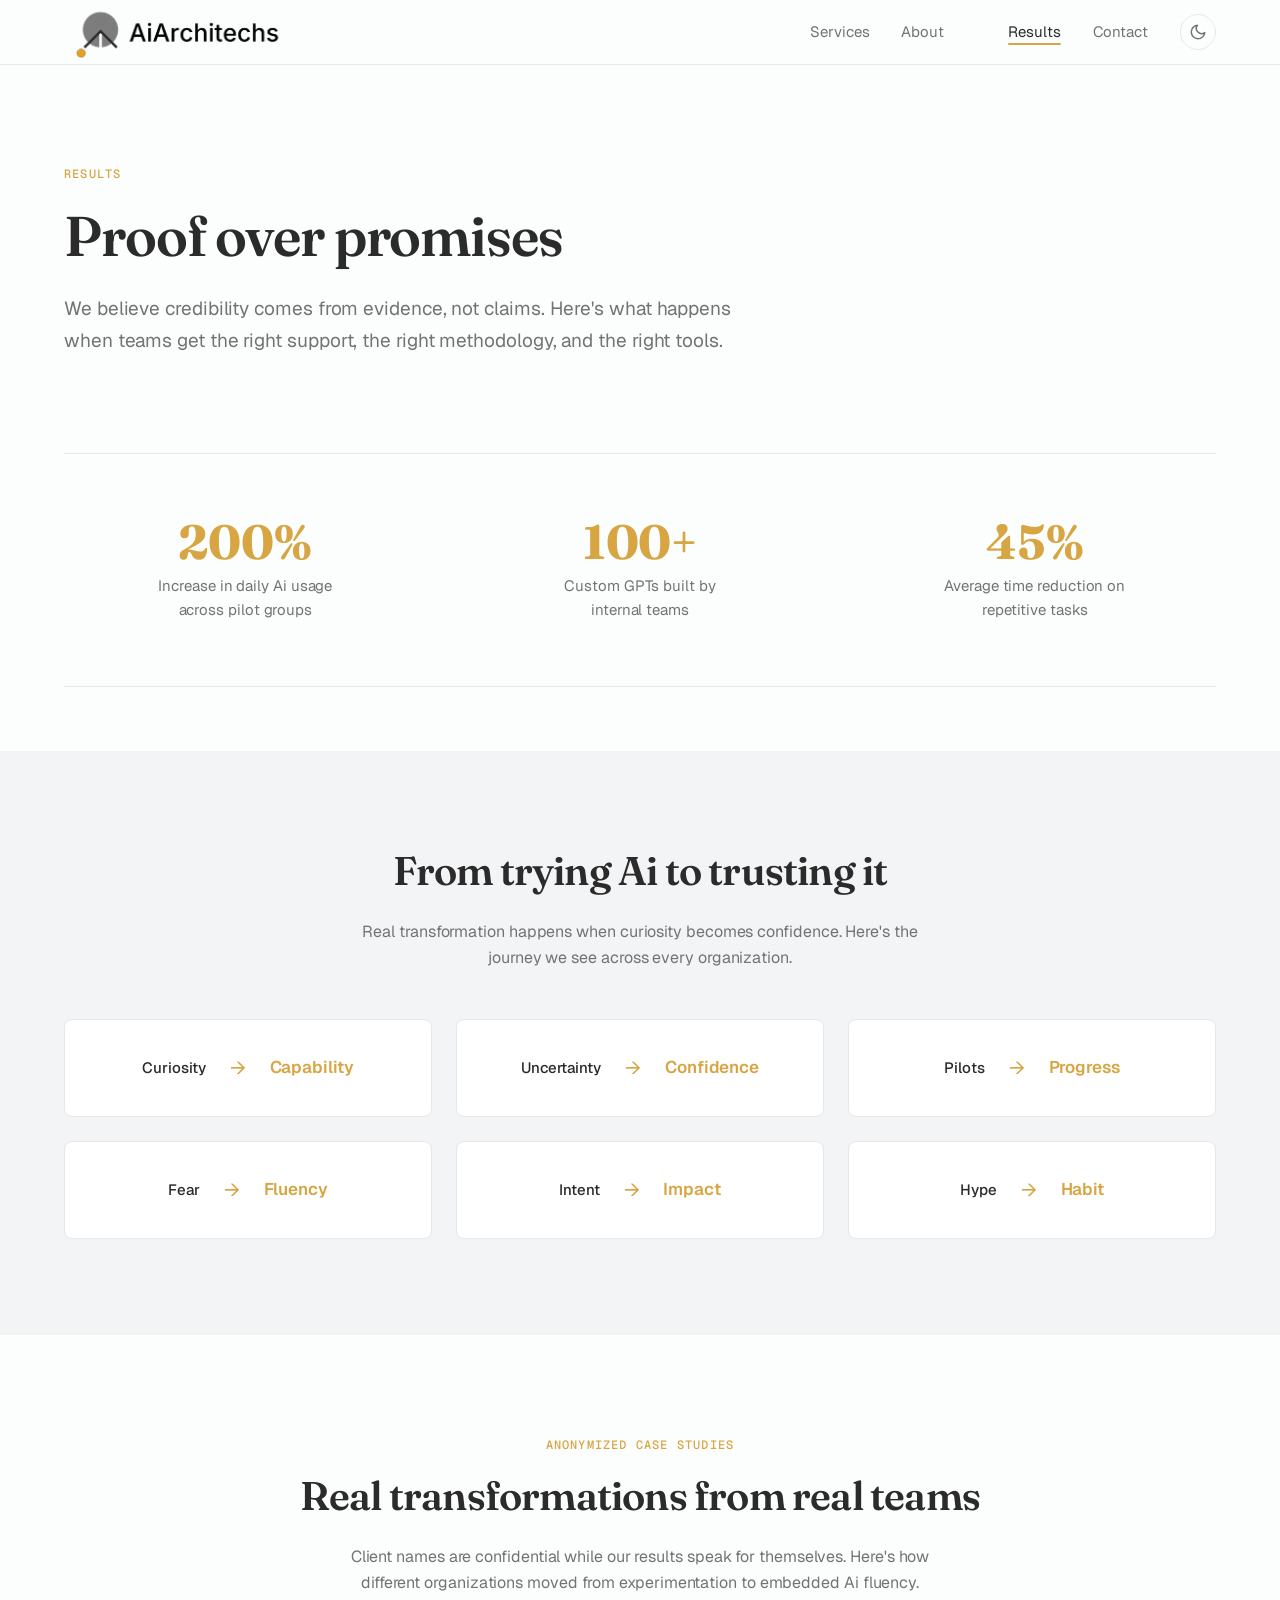
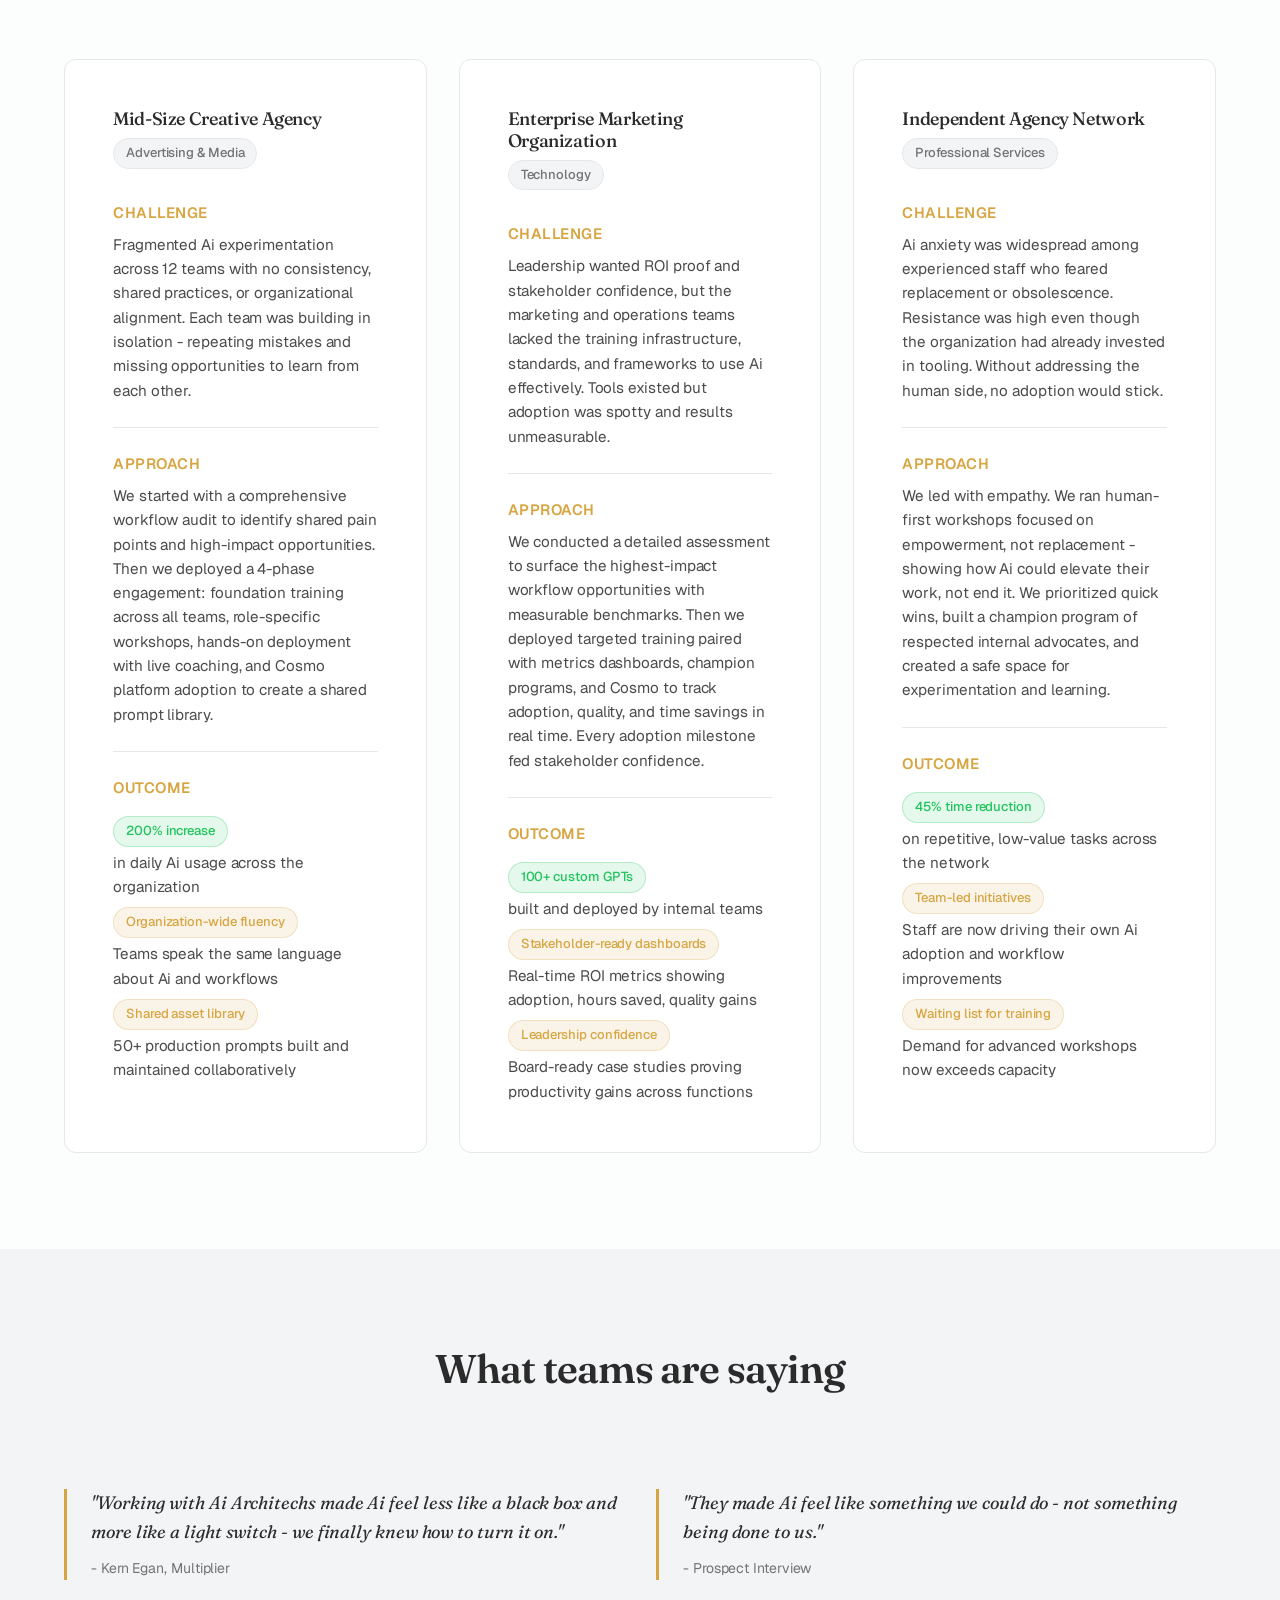
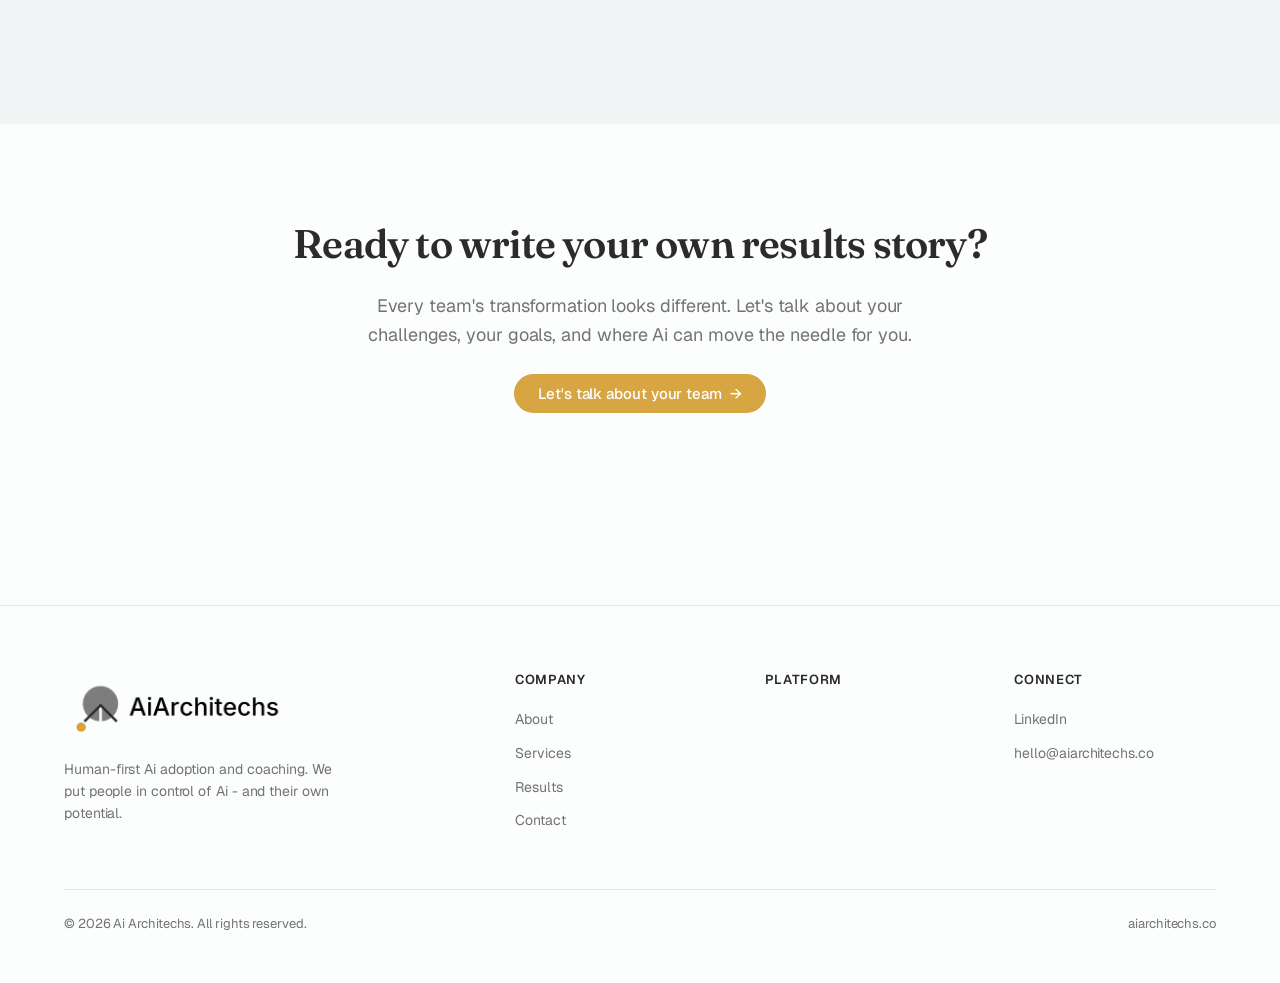
<file: results.html>
<!DOCTYPE html>
<html lang="en">
<head>
  <meta charset="utf-8">
  <meta name="viewport" content="width=device-width, initial-scale=1">
  <title>Results | Ai Architechs - Human-First Ai Adoption</title>
  <meta name="description" content="Proof over promises. See real metrics and anonymized case studies from organizations that transformed their Ai adoption with Ai Architechs.">
  <link rel="preconnect" href="https://fonts.googleapis.com">
  <link rel="preconnect" href="https://fonts.gstatic.com" crossorigin>
  <link href="https://fonts.googleapis.com/css2?family=Fraunces:opsz,wght@9..144,400;9..144,500;9..144,600;9..144,700&family=Geist:wght@300;400;500;600;700&family=Geist+Mono:wght@400;500&display=swap" rel="stylesheet">
  <link rel="stylesheet" href="css/styles.css">
  <style>
    /* Transformation Grid */
    .transformation-grid {
      display: grid;
      grid-template-columns: repeat(auto-fit, minmax(280px, 1fr));
      gap: var(--space-lg);
      margin-top: var(--space-2xl);
    }

    .transformation-pair {
      display: flex;
      align-items: center;
      justify-content: center;
      gap: var(--space-lg);
      padding: var(--space-xl);
      background: hsl(var(--card));
      border: 1px solid hsl(var(--border));
      border-radius: 8px;
      text-align: center;
    }

    .transformation-pair .from {
      color: hsl(var(--muted-text));
      font-size: 0.9375rem;
      font-weight: 500;
    }

    .transformation-pair .arrow {
      color: hsl(var(--primary));
      font-size: 1.25rem;
      flex-shrink: 0;
    }

    .transformation-pair .to {
      color: hsl(var(--primary));
      font-size: 1.0625rem;
      font-weight: 600;
    }

    @media (max-width: 640px) {
      .transformation-pair {
        flex-direction: column;
        gap: var(--space-md);
      }

      .transformation-pair .arrow {
        transform: rotate(90deg);
      }
    }

    /* Case Study Cards */
    .case-study-card {
      background: hsl(var(--card));
      border: 1px solid hsl(var(--border));
      border-radius: 12px;
      padding: var(--space-2xl);
    }

    .case-study-header {
      display: flex;
      align-items: flex-start;
      justify-content: space-between;
      margin-bottom: var(--space-xl);
      flex-wrap: wrap;
      gap: var(--space-lg);
    }

    .case-study-card h3 {
      margin: 0;
    }

    .case-study-section {
      margin-bottom: var(--space-lg);
    }

    .case-study-section:last-child {
      margin-bottom: 0;
    }

    .case-study-section h4 {
      color: hsl(var(--primary));
      margin-bottom: var(--space-sm);
      font-size: 0.9375rem;
      font-weight: 600;
      text-transform: uppercase;
      letter-spacing: 0.5px;
    }

    .case-study-section p {
      margin: 0;
      color: hsl(var(--foreground) / 0.85);
      font-size: 0.95rem;
      line-height: 1.6;
    }

    .divider-light {
      height: 1px;
      background: hsl(var(--border));
      margin: var(--space-lg) 0;
    }

    /* Testimonials Grid */
    .testimonials-grid {
      display: grid;
      grid-template-columns: repeat(auto-fit, minmax(350px, 1fr));
      gap: var(--space-xl);
      margin-top: var(--space-2xl);
    }

    @media (max-width: 640px) {
      .transformation-grid {
        grid-template-columns: 1fr;
      }

      .testimonials-grid {
        grid-template-columns: 1fr;
      }

      .case-study-card {
        padding: var(--space-lg);
      }
    }
  </style>
</head>
<body>

  <!-- Navigation -->
  <nav class="nav" role="navigation" aria-label="Main navigation">
    <div class="nav-inner">
      <a href="index.html" class="nav-logo">
        <img src="images/aiarchitechs_dark_lettering.gif" alt="Ai Architechs" class="logo-img logo-light">
        <img src="images/aiarchitechs_white_lettering.gif" alt="Ai Architechs" class="logo-img logo-dark">
      </a>
      <ul class="nav-links">
        <li><a href="services.html">Services</a></li>
        <li><a href="about.html">About</a></li>
        <li><a href="cosmo.html">Cosmo</a></li>
        <li><a href="results.html" class="active">Results</a></li>
        <li><a href="contact.html">Contact</a></li>
        <li>
          <button class="theme-toggle" aria-label="Toggle dark mode">
            <svg class="icon-moon" viewBox="0 0 24 24" fill="none" stroke="currentColor" stroke-width="2" stroke-linecap="round" stroke-linejoin="round"><path d="M21 12.79A9 9 0 1 1 11.21 3 7 7 0 0 0 21 12.79z"/></svg>
            <svg class="icon-sun" viewBox="0 0 24 24" fill="none" stroke="currentColor" stroke-width="2" stroke-linecap="round" stroke-linejoin="round"><circle cx="12" cy="12" r="5"/><line x1="12" y1="1" x2="12" y2="3"/><line x1="12" y1="21" x2="12" y2="23"/><line x1="4.22" y1="4.22" x2="5.64" y2="5.64"/><line x1="18.36" y1="18.36" x2="19.78" y2="19.78"/><line x1="1" y1="12" x2="3" y2="12"/><line x1="21" y1="12" x2="23" y2="12"/><line x1="4.22" y1="19.78" x2="5.64" y2="18.36"/><line x1="18.36" y1="5.64" x2="19.78" y2="4.22"/></svg>
          </button>
        </li>
      </ul>
      <button class="nav-mobile-toggle" aria-label="Open menu" aria-expanded="false">
        <svg viewBox="0 0 24 24" fill="none" stroke="currentColor" stroke-width="2"><line x1="3" y1="6" x2="21" y2="6"/><line x1="3" y1="12" x2="21" y2="12"/><line x1="3" y1="18" x2="21" y2="18"/></svg>
      </button>
    </div>
    <div class="nav-mobile">
      <a href="services.html">Services</a>
      <a href="about.html">About</a>
      <a href="cosmo.html">Cosmo</a>
      <a href="results.html">Results</a>
      <a href="contact.html">Contact</a>
    </div>
  </nav>

  <main>
    <!-- Hero -->
    <section class="hero" style="min-height: auto; padding-bottom: var(--space-2xl);">
      <div class="container">
        <div class="fade-in" style="max-width: 700px;">
          <span class="label">Results</span>
          <h1 style="margin-top: var(--space-md);">Proof over promises</h1>
          <p>We believe credibility comes from evidence, not claims. Here's what happens when teams get the right support, the right methodology, and the right tools.</p>
        </div>
      </div>
    </section>

    <!-- Hero Metrics Bar -->
    <section class="section-sm" style="padding-top: 0;">
      <div class="container">
        <div class="metrics-strip fade-in">
          <div class="metric">
            <div class="metric-value" data-count="200" data-suffix="%">200%</div>
            <div class="metric-label">Increase in daily Ai usage across pilot groups</div>
          </div>
          <div class="metric">
            <div class="metric-value" data-count="100" data-suffix="+" data-prefix="">100+</div>
            <div class="metric-label">Custom GPTs built by internal teams</div>
          </div>
          <div class="metric">
            <div class="metric-value" data-count="45" data-suffix="%">45%</div>
            <div class="metric-label">Average time reduction on repetitive tasks</div>
          </div>
        </div>
      </div>
    </section>

    <!-- Transformation Narrative -->
    <section class="section" style="background: hsl(var(--muted));">
      <div class="container">
        <div class="fade-in" style="text-align: center; margin-bottom: var(--space-2xl);">
          <h2>From trying Ai to trusting it</h2>
          <p style="margin-top: var(--space-lg); max-width: 600px; margin-left: auto; margin-right: auto;">Real transformation happens when curiosity becomes confidence. Here's the journey we see across every organization.</p>
        </div>
        <div class="transformation-grid fade-in">
          <div class="transformation-pair">
            <div class="from">Curiosity</div>
            <div class="arrow">→</div>
            <div class="to">Capability</div>
          </div>
          <div class="transformation-pair">
            <div class="from">Uncertainty</div>
            <div class="arrow">→</div>
            <div class="to">Confidence</div>
          </div>
          <div class="transformation-pair">
            <div class="from">Pilots</div>
            <div class="arrow">→</div>
            <div class="to">Progress</div>
          </div>
          <div class="transformation-pair">
            <div class="from">Fear</div>
            <div class="arrow">→</div>
            <div class="to">Fluency</div>
          </div>
          <div class="transformation-pair">
            <div class="from">Intent</div>
            <div class="arrow">→</div>
            <div class="to">Impact</div>
          </div>
          <div class="transformation-pair">
            <div class="from">Hype</div>
            <div class="arrow">→</div>
            <div class="to">Habit</div>
          </div>
        </div>
      </div>
    </section>

    <!-- Case Studies -->
    <section class="section">
      <div class="container">
        <div class="fade-in" style="text-align: center; margin-bottom: var(--space-3xl);">
          <span class="label">Anonymized Case Studies</span>
          <h2 style="margin-top: var(--space-md);">Real transformations from real teams</h2>
          <p style="margin-top: var(--space-lg); max-width: 600px; margin-left: auto; margin-right: auto;">Client names are confidential while our results speak for themselves. Here's how different organizations moved from experimentation to embedded Ai fluency.</p>
        </div>

        <div class="fade-in" style="display: grid; grid-template-columns: repeat(auto-fit, minmax(340px, 1fr)); gap: var(--space-xl);">
          <!-- Case Study 1 -->
          <div class="case-study-card">
            <div class="case-study-header">
              <div>
                <h3 style="font-size: 1.125rem;">Mid-Size Creative Agency</h3>
                <span class="pill pill-muted" style="margin-top: var(--space-sm); display: inline-flex;">Advertising & Media</span>
              </div>
            </div>

            <div class="case-study-section">
              <h4>Challenge</h4>
              <p>Fragmented Ai experimentation across 12 teams with no consistency, shared practices, or organizational alignment. Each team was building in isolation - repeating mistakes and missing opportunities to learn from each other.</p>
            </div>

            <div class="divider-light"></div>

            <div class="case-study-section">
              <h4>Approach</h4>
              <p>We started with a comprehensive workflow audit to identify shared pain points and high-impact opportunities. Then we deployed a 4-phase engagement: foundation training across all teams, role-specific workshops, hands-on deployment with live coaching, and Cosmo platform adoption to create a shared prompt library.</p>
            </div>

            <div class="divider-light"></div>

            <div class="case-study-section">
              <h4>Outcome</h4>
              <div style="display: flex; flex-direction: column; gap: var(--space-sm); margin-top: var(--space-md);">
                <div>
                  <span class="pill pill-success" style="display: inline-flex;">200% increase</span>
                  <p style="margin-top: var(--space-xs);">in daily Ai usage across the organization</p>
                </div>
                <div>
                  <span class="pill pill-primary" style="display: inline-flex;">Organization-wide fluency</span>
                  <p style="margin-top: var(--space-xs);">Teams speak the same language about Ai and workflows</p>
                </div>
                <div>
                  <span class="pill pill-primary" style="display: inline-flex;">Shared asset library</span>
                  <p style="margin-top: var(--space-xs);">50+ production prompts built and maintained collaboratively</p>
                </div>
              </div>
            </div>
          </div>

          <!-- Case Study 2 -->
          <div class="case-study-card">
            <div class="case-study-header">
              <div>
                <h3 style="font-size: 1.125rem;">Enterprise Marketing Organization</h3>
                <span class="pill pill-muted" style="margin-top: var(--space-sm); display: inline-flex;">Technology</span>
              </div>
            </div>

            <div class="case-study-section">
              <h4>Challenge</h4>
              <p>Leadership wanted ROI proof and stakeholder confidence, but the marketing and operations teams lacked the training infrastructure, standards, and frameworks to use Ai effectively. Tools existed but adoption was spotty and results unmeasurable.</p>
            </div>

            <div class="divider-light"></div>

            <div class="case-study-section">
              <h4>Approach</h4>
              <p>We conducted a detailed assessment to surface the highest-impact workflow opportunities with measurable benchmarks. Then we deployed targeted training paired with metrics dashboards, champion programs, and Cosmo to track adoption, quality, and time savings in real time. Every adoption milestone fed stakeholder confidence.</p>
            </div>

            <div class="divider-light"></div>

            <div class="case-study-section">
              <h4>Outcome</h4>
              <div style="display: flex; flex-direction: column; gap: var(--space-sm); margin-top: var(--space-md);">
                <div>
                  <span class="pill pill-success" style="display: inline-flex;">100+ custom GPTs</span>
                  <p style="margin-top: var(--space-xs);">built and deployed by internal teams</p>
                </div>
                <div>
                  <span class="pill pill-primary" style="display: inline-flex;">Stakeholder-ready dashboards</span>
                  <p style="margin-top: var(--space-xs);">Real-time ROI metrics showing adoption, hours saved, quality gains</p>
                </div>
                <div>
                  <span class="pill pill-primary" style="display: inline-flex;">Leadership confidence</span>
                  <p style="margin-top: var(--space-xs);">Board-ready case studies proving productivity gains across functions</p>
                </div>
              </div>
            </div>
          </div>

          <!-- Case Study 3 -->
          <div class="case-study-card">
            <div class="case-study-header">
              <div>
                <h3 style="font-size: 1.125rem;">Independent Agency Network</h3>
                <span class="pill pill-muted" style="margin-top: var(--space-sm); display: inline-flex;">Professional Services</span>
              </div>
            </div>

            <div class="case-study-section">
              <h4>Challenge</h4>
              <p>Ai anxiety was widespread among experienced staff who feared replacement or obsolescence. Resistance was high even though the organization had already invested in tooling. Without addressing the human side, no adoption would stick.</p>
            </div>

            <div class="divider-light"></div>

            <div class="case-study-section">
              <h4>Approach</h4>
              <p>We led with empathy. We ran human-first workshops focused on empowerment, not replacement - showing how Ai could elevate their work, not end it. We prioritized quick wins, built a champion program of respected internal advocates, and created a safe space for experimentation and learning.</p>
            </div>

            <div class="divider-light"></div>

            <div class="case-study-section">
              <h4>Outcome</h4>
              <div style="display: flex; flex-direction: column; gap: var(--space-sm); margin-top: var(--space-md);">
                <div>
                  <span class="pill pill-success" style="display: inline-flex;">45% time reduction</span>
                  <p style="margin-top: var(--space-xs);">on repetitive, low-value tasks across the network</p>
                </div>
                <div>
                  <span class="pill pill-primary" style="display: inline-flex;">Team-led initiatives</span>
                  <p style="margin-top: var(--space-xs);">Staff are now driving their own Ai adoption and workflow improvements</p>
                </div>
                <div>
                  <span class="pill pill-primary" style="display: inline-flex;">Waiting list for training</span>
                  <p style="margin-top: var(--space-xs);">Demand for advanced workshops now exceeds capacity</p>
                </div>
              </div>
            </div>
          </div>
        </div>
      </div>
    </section>

    <!-- Testimonials -->
    <section class="section" style="background: hsl(var(--muted));">
      <div class="container">
        <div class="fade-in" style="text-align: center; margin-bottom: var(--space-2xl);">
          <h2>What teams are saying</h2>
        </div>

        <div class="testimonials-grid fade-in">
          <div class="quote">
            <p>"Working with Ai Architechs made Ai feel less like a black box and more like a light switch - we finally knew how to turn it on."</p>
            <cite> -  Kern Egan, Multiplier</cite>
          </div>

          <div class="quote">
            <p>"They made Ai feel like something we could do - not something being done to us."</p>
            <cite> -  Prospect Interview</cite>
          </div>
        </div>
      </div>
    </section>

    <!-- Closing CTA -->
    <section class="section text-center">
      <div class="container fade-in">
        <h2>Ready to write your own results story?</h2>
        <p style="margin: var(--space-lg) auto; font-size: 1.125rem; max-width: 50ch;">Every team's transformation looks different. Let's talk about your challenges, your goals, and where Ai can move the needle for you.</p>
        <a href="contact.html" class="btn btn-primary">Let's talk about your team <span class="arrow">&rarr;</span></a>
      </div>
    </section>
  </main>

  <!-- Footer -->
  <footer class="footer">
    <div class="container">
      <div class="footer-inner">
        <div class="footer-brand">
          <a href="index.html" class="nav-logo" style="margin-bottom: var(--space-md); display: inline-flex;">
            <img src="images/aiarchitechs_dark_lettering.gif" alt="Ai Architechs" class="logo-img logo-light">
            <img src="images/aiarchitechs_white_lettering.gif" alt="Ai Architechs" class="logo-img logo-dark">
          </a>
          <p>Human-first Ai adoption and coaching. We put people in control of Ai - and their own potential.</p>
        </div>
        <div>
          <div class="footer-heading">Company</div>
          <ul class="footer-links">
            <li><a href="about.html">About</a></li>
            <li><a href="services.html">Services</a></li>
            <li><a href="results.html">Results</a></li>
            <li><a href="contact.html">Contact</a></li>
          </ul>
        </div>
        <div>
          <div class="footer-heading">Platform</div>
          <ul class="footer-links">
            <li><a href="cosmo.html">Cosmo</a></li>
          </ul>
        </div>
        <div>
          <div class="footer-heading">Connect</div>
          <ul class="footer-links">
            <li><a href="https://www.linkedin.com/company/aiarchitectsco/" target="_blank" rel="noopener">LinkedIn</a></li>
            <li><a href="mailto:hello@aiarchitechs.co">hello@aiarchitechs.co</a></li>
          </ul>
        </div>
      </div>
      <div class="footer-bottom">
        <span>&copy; 2026 Ai Architechs. All rights reserved.</span>
        <span>aiarchitechs.co</span>
      </div>
    </div>
  </footer>

  <script src="js/main.js"></script>
</body>
</html>
</file>
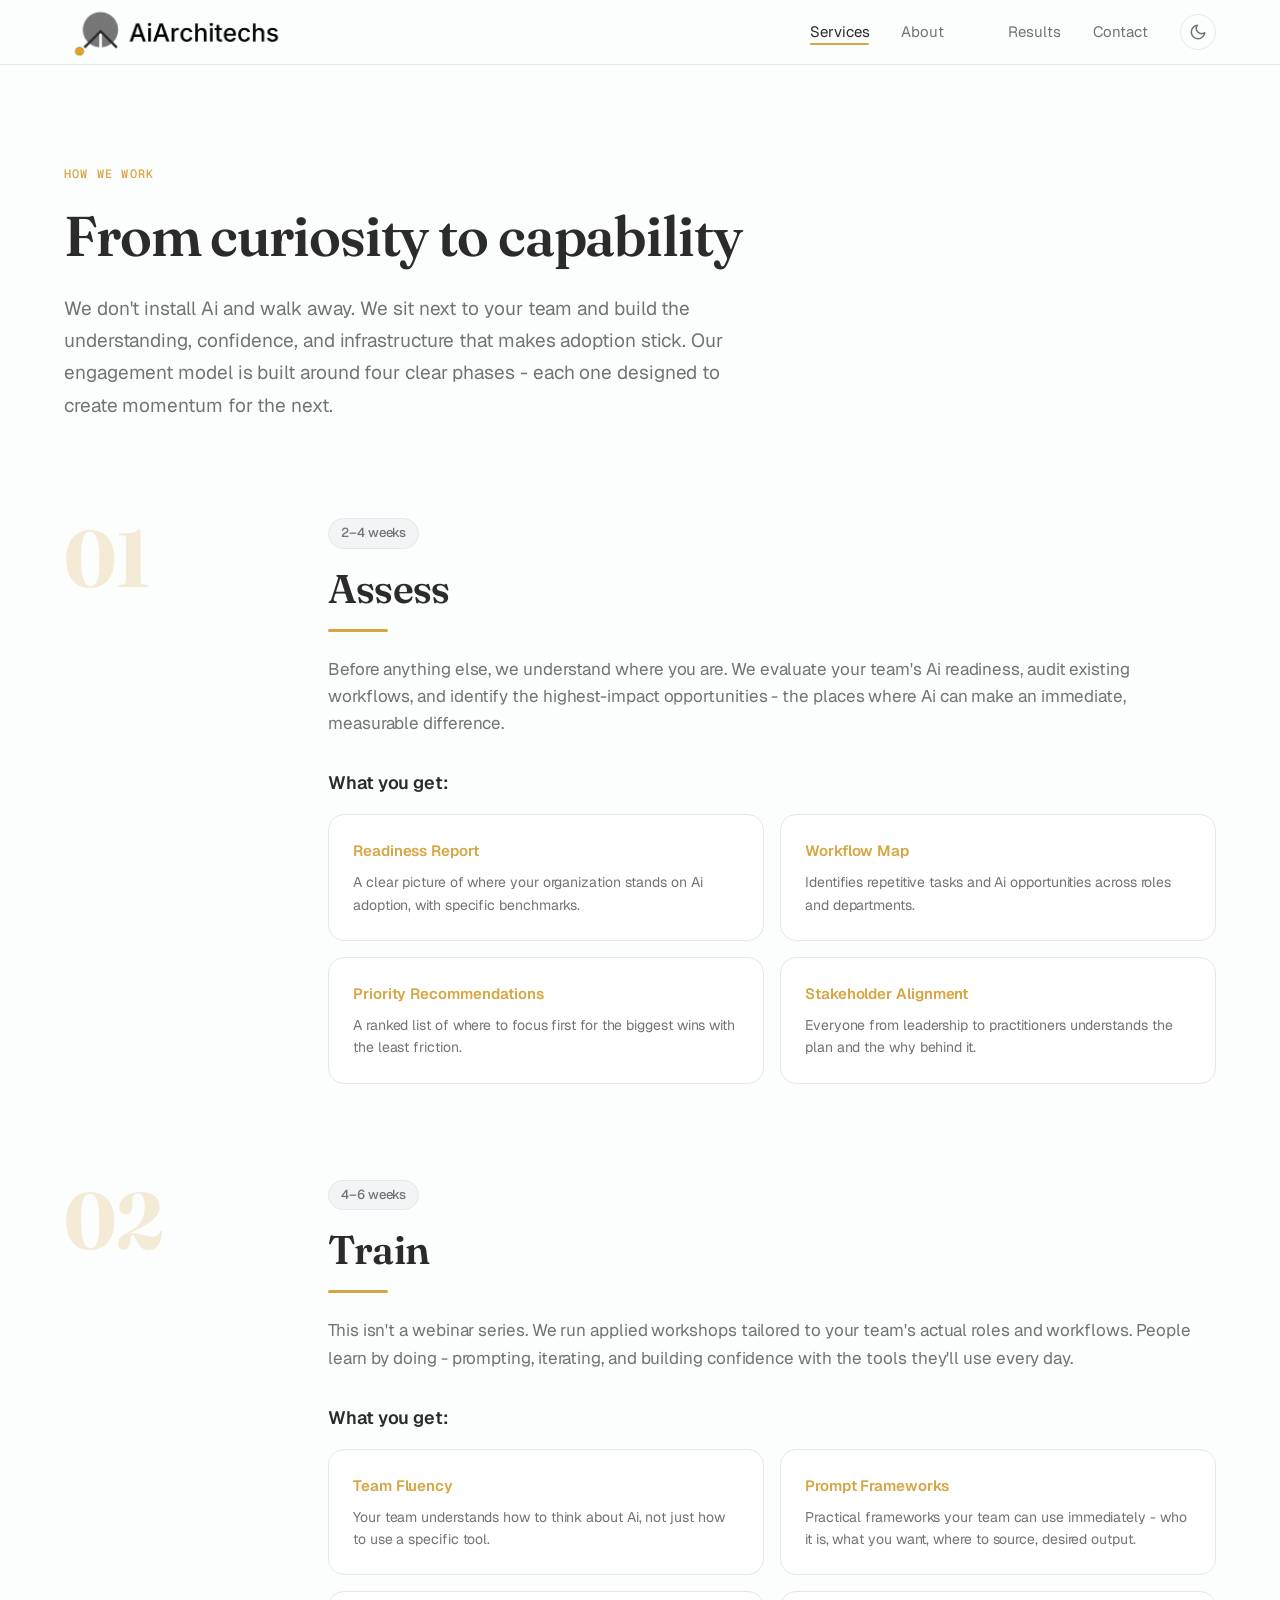
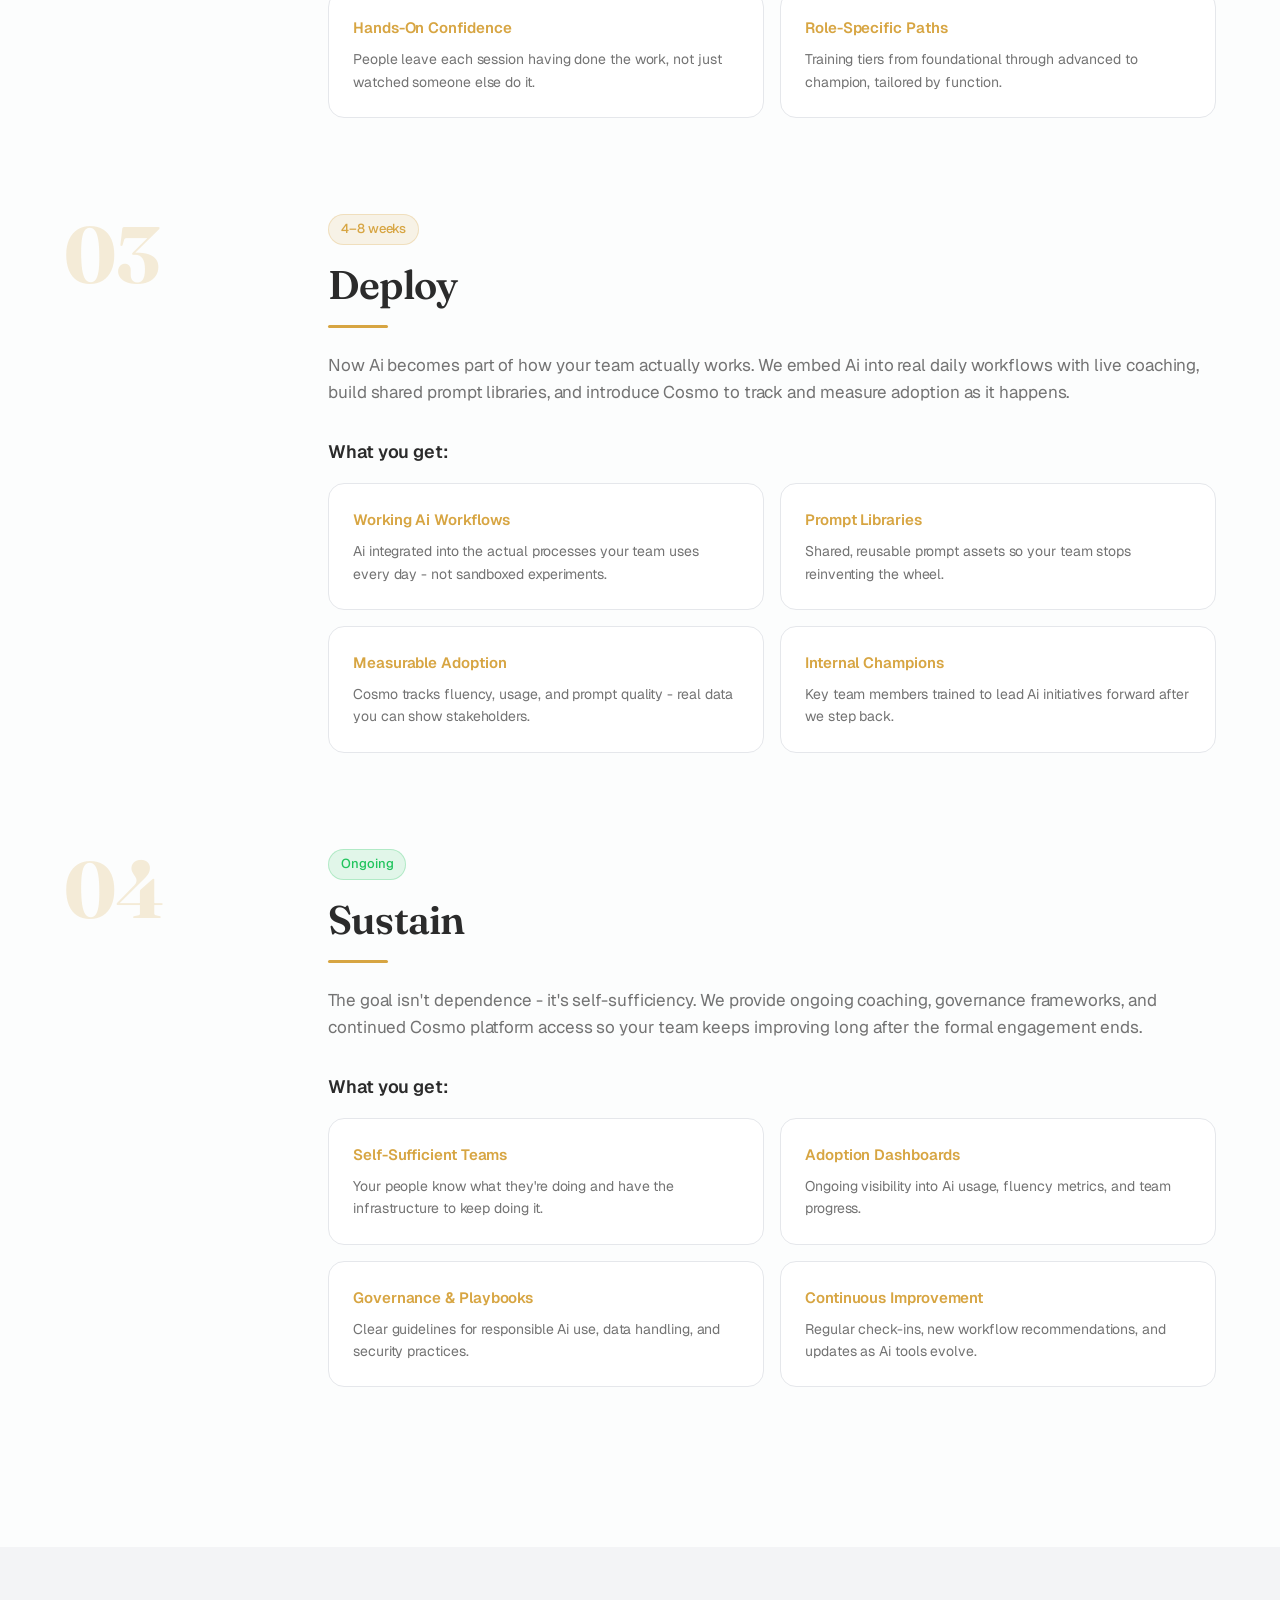
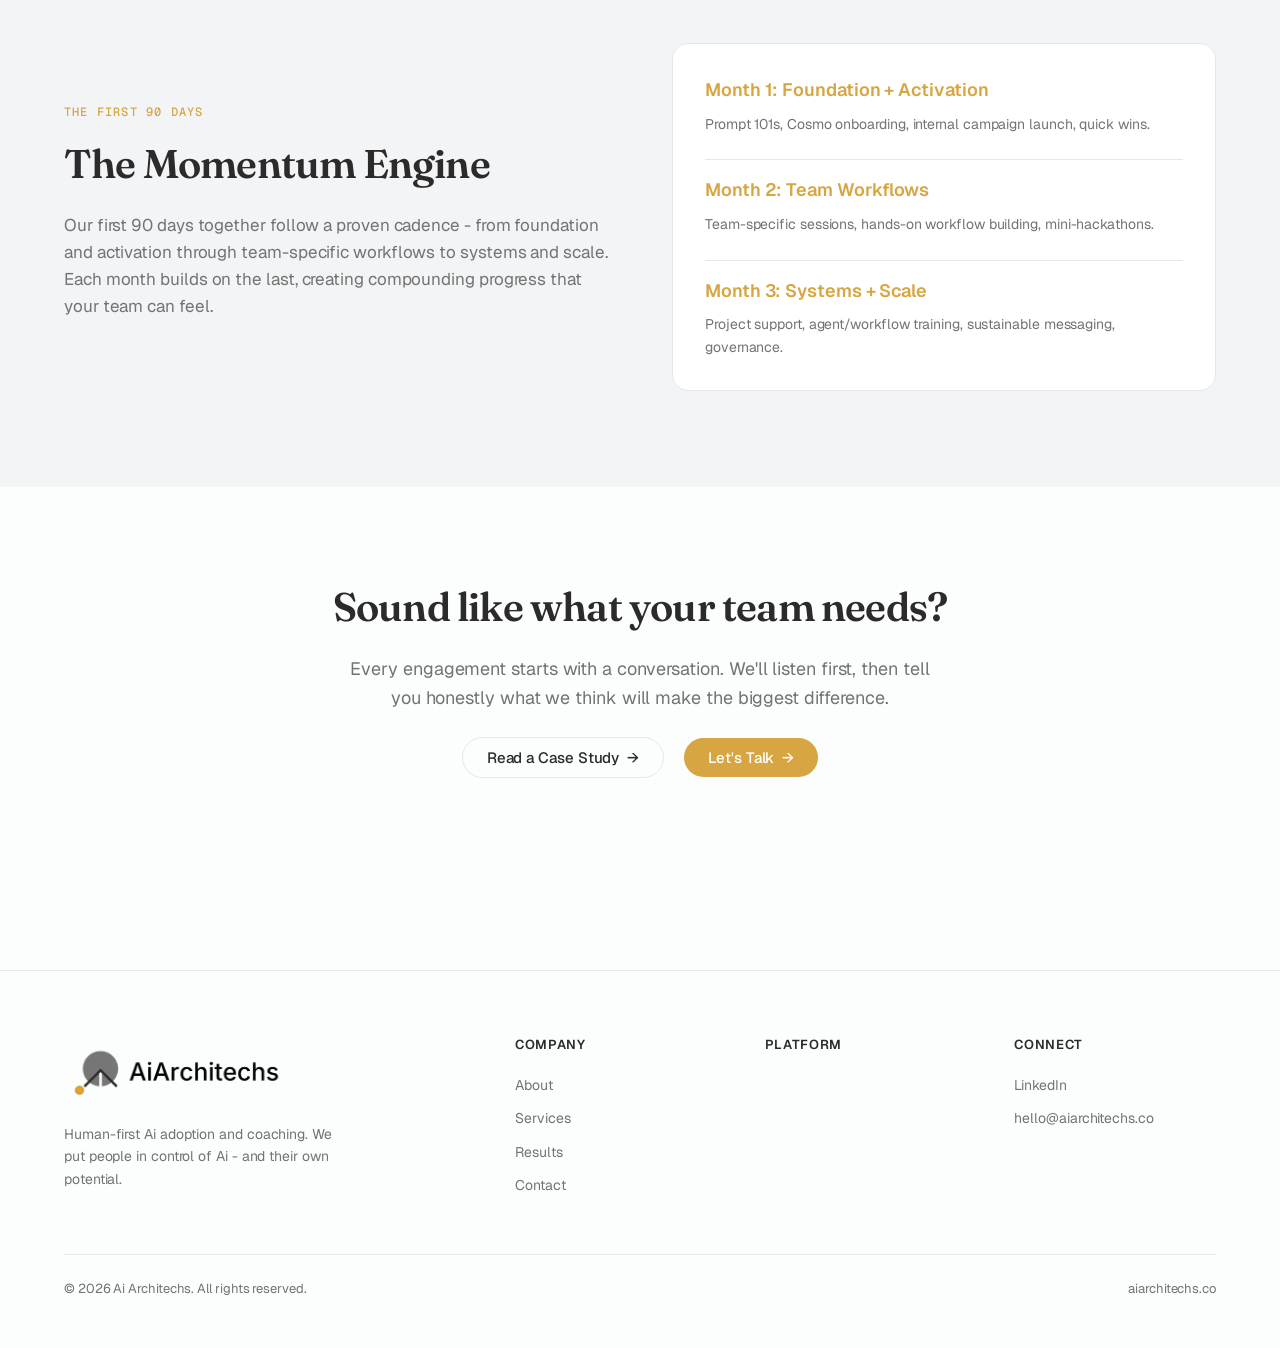
<file: services.html>
<!DOCTYPE html>
<html lang="en">
<head>
  <meta charset="utf-8">
  <meta name="viewport" content="width=device-width, initial-scale=1">
  <title>Services | Ai Architechs - Human-First Ai Adoption</title>
  <meta name="description" content="Our 4-phase engagement model takes your team from Ai readiness assessment through training, deployment, and sustained adoption.">
  <link rel="preconnect" href="https://fonts.googleapis.com">
  <link rel="preconnect" href="https://fonts.gstatic.com" crossorigin>
  <link href="https://fonts.googleapis.com/css2?family=Fraunces:opsz,wght@9..144,400;9..144,500;9..144,600;9..144,700&family=Geist:wght@300;400;500;600;700&family=Geist+Mono:wght@400;500&display=swap" rel="stylesheet">
  <link rel="stylesheet" href="css/styles.css">
</head>
<body>

  <!-- Navigation -->
  <nav class="nav" role="navigation" aria-label="Main navigation">
    <div class="nav-inner">
      <a href="index.html" class="nav-logo">
        <img src="images/aiarchitechs_dark_lettering.gif" alt="Ai Architechs" class="logo-img logo-light">
        <img src="images/aiarchitechs_white_lettering.gif" alt="Ai Architechs" class="logo-img logo-dark">
      </a>
      <ul class="nav-links">
        <li><a href="services.html" class="active">Services</a></li>
        <li><a href="about.html">About</a></li>
        <li><a href="cosmo.html">Cosmo</a></li>
        <li><a href="results.html">Results</a></li>
        <li><a href="contact.html">Contact</a></li>
        <li>
          <button class="theme-toggle" aria-label="Toggle dark mode">
            <svg class="icon-moon" viewBox="0 0 24 24" fill="none" stroke="currentColor" stroke-width="2" stroke-linecap="round" stroke-linejoin="round"><path d="M21 12.79A9 9 0 1 1 11.21 3 7 7 0 0 0 21 12.79z"/></svg>
            <svg class="icon-sun" viewBox="0 0 24 24" fill="none" stroke="currentColor" stroke-width="2" stroke-linecap="round" stroke-linejoin="round"><circle cx="12" cy="12" r="5"/><line x1="12" y1="1" x2="12" y2="3"/><line x1="12" y1="21" x2="12" y2="23"/><line x1="4.22" y1="4.22" x2="5.64" y2="5.64"/><line x1="18.36" y1="18.36" x2="19.78" y2="19.78"/><line x1="1" y1="12" x2="3" y2="12"/><line x1="21" y1="12" x2="23" y2="12"/><line x1="4.22" y1="19.78" x2="5.64" y2="18.36"/><line x1="18.36" y1="5.64" x2="19.78" y2="4.22"/></svg>
          </button>
        </li>
      </ul>
      <button class="nav-mobile-toggle" aria-label="Open menu" aria-expanded="false">
        <svg viewBox="0 0 24 24" fill="none" stroke="currentColor" stroke-width="2"><line x1="3" y1="6" x2="21" y2="6"/><line x1="3" y1="12" x2="21" y2="12"/><line x1="3" y1="18" x2="21" y2="18"/></svg>
      </button>
    </div>
    <div class="nav-mobile">
      <a href="services.html">Services</a>
      <a href="about.html">About</a>
      <a href="cosmo.html">Cosmo</a>
      <a href="results.html">Results</a>
      <a href="contact.html">Contact</a>
    </div>
  </nav>

  <main>
    <!-- Hero -->
    <section class="hero" style="min-height: auto; padding-bottom: var(--space-2xl);">
      <div class="container">
        <div class="fade-in" style="max-width: 700px;">
          <span class="label">How We Work</span>
          <h1 style="margin-top: var(--space-md);">From curiosity to capability</h1>
          <p>We don't install Ai and walk away. We sit next to your team and build the understanding, confidence, and infrastructure that makes adoption stick. Our engagement model is built around four clear phases - each one designed to create momentum for the next.</p>
        </div>
      </div>
    </section>

    <!-- 4-Phase Deep Dive -->
    <section class="section" style="padding-top: 0;">
      <div class="container">
        <!-- Phase 1: Assess -->
        <div class="fade-in" style="margin-bottom: var(--space-4xl);">
          <div style="display: grid; grid-template-columns: 200px 1fr; gap: var(--space-3xl); align-items: start;">
            <div>
              <div class="phase-number" style="font-size: 5rem; color: hsl(var(--primary) / 0.2);">01</div>
            </div>
            <div>
              <span class="pill pill-muted" style="margin-bottom: var(--space-md); display: inline-flex;">2–4 weeks</span>
              <h2 style="margin-bottom: var(--space-md);">Assess</h2>
              <div class="divider-gold"></div>
              <p style="font-size: 1.0625rem; max-width: none;">Before anything else, we understand where you are. We evaluate your team's Ai readiness, audit existing workflows, and identify the highest-impact opportunities - the places where Ai can make an immediate, measurable difference.</p>
              <h4 style="margin-top: var(--space-xl); margin-bottom: var(--space-md);">What you get:</h4>
              <div style="display: grid; grid-template-columns: 1fr 1fr; gap: var(--space-md);">
                <div class="card-flat" style="padding: var(--space-lg);">
                  <h4 style="color: hsl(var(--primary)); margin-bottom: var(--space-sm); font-size: 0.9375rem;">Readiness Report</h4>
                  <p style="font-size: 0.875rem; margin: 0; max-width: none;">A clear picture of where your organization stands on Ai adoption, with specific benchmarks.</p>
                </div>
                <div class="card-flat" style="padding: var(--space-lg);">
                  <h4 style="color: hsl(var(--primary)); margin-bottom: var(--space-sm); font-size: 0.9375rem;">Workflow Map</h4>
                  <p style="font-size: 0.875rem; margin: 0; max-width: none;">Identifies repetitive tasks and Ai opportunities across roles and departments.</p>
                </div>
                <div class="card-flat" style="padding: var(--space-lg);">
                  <h4 style="color: hsl(var(--primary)); margin-bottom: var(--space-sm); font-size: 0.9375rem;">Priority Recommendations</h4>
                  <p style="font-size: 0.875rem; margin: 0; max-width: none;">A ranked list of where to focus first for the biggest wins with the least friction.</p>
                </div>
                <div class="card-flat" style="padding: var(--space-lg);">
                  <h4 style="color: hsl(var(--primary)); margin-bottom: var(--space-sm); font-size: 0.9375rem;">Stakeholder Alignment</h4>
                  <p style="font-size: 0.875rem; margin: 0; max-width: none;">Everyone from leadership to practitioners understands the plan and the why behind it.</p>
                </div>
              </div>
            </div>
          </div>
        </div>

        <!-- Phase 2: Train -->
        <div class="fade-in" style="margin-bottom: var(--space-4xl);">
          <div style="display: grid; grid-template-columns: 200px 1fr; gap: var(--space-3xl); align-items: start;">
            <div>
              <div class="phase-number" style="font-size: 5rem; color: hsl(var(--primary) / 0.2);">02</div>
            </div>
            <div>
              <span class="pill pill-muted" style="margin-bottom: var(--space-md); display: inline-flex;">4–6 weeks</span>
              <h2 style="margin-bottom: var(--space-md);">Train</h2>
              <div class="divider-gold"></div>
              <p style="font-size: 1.0625rem; max-width: none;">This isn't a webinar series. We run applied workshops tailored to your team's actual roles and workflows. People learn by doing - prompting, iterating, and building confidence with the tools they'll use every day.</p>
              <h4 style="margin-top: var(--space-xl); margin-bottom: var(--space-md);">What you get:</h4>
              <div style="display: grid; grid-template-columns: 1fr 1fr; gap: var(--space-md);">
                <div class="card-flat" style="padding: var(--space-lg);">
                  <h4 style="color: hsl(var(--primary)); margin-bottom: var(--space-sm); font-size: 0.9375rem;">Team Fluency</h4>
                  <p style="font-size: 0.875rem; margin: 0; max-width: none;">Your team understands how to think about Ai, not just how to use a specific tool.</p>
                </div>
                <div class="card-flat" style="padding: var(--space-lg);">
                  <h4 style="color: hsl(var(--primary)); margin-bottom: var(--space-sm); font-size: 0.9375rem;">Prompt Frameworks</h4>
                  <p style="font-size: 0.875rem; margin: 0; max-width: none;">Practical frameworks your team can use immediately - who it is, what you want, where to source, desired output.</p>
                </div>
                <div class="card-flat" style="padding: var(--space-lg);">
                  <h4 style="color: hsl(var(--primary)); margin-bottom: var(--space-sm); font-size: 0.9375rem;">Hands-On Confidence</h4>
                  <p style="font-size: 0.875rem; margin: 0; max-width: none;">People leave each session having done the work, not just watched someone else do it.</p>
                </div>
                <div class="card-flat" style="padding: var(--space-lg);">
                  <h4 style="color: hsl(var(--primary)); margin-bottom: var(--space-sm); font-size: 0.9375rem;">Role-Specific Paths</h4>
                  <p style="font-size: 0.875rem; margin: 0; max-width: none;">Training tiers from foundational through advanced to champion, tailored by function.</p>
                </div>
              </div>
            </div>
          </div>
        </div>

        <!-- Phase 3: Deploy -->
        <div class="fade-in" style="margin-bottom: var(--space-4xl);">
          <div style="display: grid; grid-template-columns: 200px 1fr; gap: var(--space-3xl); align-items: start;">
            <div>
              <div class="phase-number" style="font-size: 5rem; color: hsl(var(--primary) / 0.2);">03</div>
            </div>
            <div>
              <span class="pill pill-primary" style="margin-bottom: var(--space-md); display: inline-flex;">4–8 weeks</span>
              <h2 style="margin-bottom: var(--space-md);">Deploy</h2>
              <div class="divider-gold"></div>
              <p style="font-size: 1.0625rem; max-width: none;">Now Ai becomes part of how your team actually works. We embed Ai into real daily workflows with live coaching, build shared prompt libraries, and introduce Cosmo to track and measure adoption as it happens.</p>
              <h4 style="margin-top: var(--space-xl); margin-bottom: var(--space-md);">What you get:</h4>
              <div style="display: grid; grid-template-columns: 1fr 1fr; gap: var(--space-md);">
                <div class="card-flat" style="padding: var(--space-lg);">
                  <h4 style="color: hsl(var(--primary)); margin-bottom: var(--space-sm); font-size: 0.9375rem;">Working Ai Workflows</h4>
                  <p style="font-size: 0.875rem; margin: 0; max-width: none;">Ai integrated into the actual processes your team uses every day - not sandboxed experiments.</p>
                </div>
                <div class="card-flat" style="padding: var(--space-lg);">
                  <h4 style="color: hsl(var(--primary)); margin-bottom: var(--space-sm); font-size: 0.9375rem;">Prompt Libraries</h4>
                  <p style="font-size: 0.875rem; margin: 0; max-width: none;">Shared, reusable prompt assets so your team stops reinventing the wheel.</p>
                </div>
                <div class="card-flat" style="padding: var(--space-lg);">
                  <h4 style="color: hsl(var(--primary)); margin-bottom: var(--space-sm); font-size: 0.9375rem;">Measurable Adoption</h4>
                  <p style="font-size: 0.875rem; margin: 0; max-width: none;">Cosmo tracks fluency, usage, and prompt quality - real data you can show stakeholders.</p>
                </div>
                <div class="card-flat" style="padding: var(--space-lg);">
                  <h4 style="color: hsl(var(--primary)); margin-bottom: var(--space-sm); font-size: 0.9375rem;">Internal Champions</h4>
                  <p style="font-size: 0.875rem; margin: 0; max-width: none;">Key team members trained to lead Ai initiatives forward after we step back.</p>
                </div>
              </div>
            </div>
          </div>
        </div>

        <!-- Phase 4: Sustain -->
        <div class="fade-in" style="margin-bottom: var(--space-3xl);">
          <div style="display: grid; grid-template-columns: 200px 1fr; gap: var(--space-3xl); align-items: start;">
            <div>
              <div class="phase-number" style="font-size: 5rem; color: hsl(var(--primary) / 0.2);">04</div>
            </div>
            <div>
              <span class="pill pill-success" style="margin-bottom: var(--space-md); display: inline-flex;">Ongoing</span>
              <h2 style="margin-bottom: var(--space-md);">Sustain</h2>
              <div class="divider-gold"></div>
              <p style="font-size: 1.0625rem; max-width: none;">The goal isn't dependence - it's self-sufficiency. We provide ongoing coaching, governance frameworks, and continued Cosmo platform access so your team keeps improving long after the formal engagement ends.</p>
              <h4 style="margin-top: var(--space-xl); margin-bottom: var(--space-md);">What you get:</h4>
              <div style="display: grid; grid-template-columns: 1fr 1fr; gap: var(--space-md);">
                <div class="card-flat" style="padding: var(--space-lg);">
                  <h4 style="color: hsl(var(--primary)); margin-bottom: var(--space-sm); font-size: 0.9375rem;">Self-Sufficient Teams</h4>
                  <p style="font-size: 0.875rem; margin: 0; max-width: none;">Your people know what they're doing and have the infrastructure to keep doing it.</p>
                </div>
                <div class="card-flat" style="padding: var(--space-lg);">
                  <h4 style="color: hsl(var(--primary)); margin-bottom: var(--space-sm); font-size: 0.9375rem;">Adoption Dashboards</h4>
                  <p style="font-size: 0.875rem; margin: 0; max-width: none;">Ongoing visibility into Ai usage, fluency metrics, and team progress.</p>
                </div>
                <div class="card-flat" style="padding: var(--space-lg);">
                  <h4 style="color: hsl(var(--primary)); margin-bottom: var(--space-sm); font-size: 0.9375rem;">Governance & Playbooks</h4>
                  <p style="font-size: 0.875rem; margin: 0; max-width: none;">Clear guidelines for responsible Ai use, data handling, and security practices.</p>
                </div>
                <div class="card-flat" style="padding: var(--space-lg);">
                  <h4 style="color: hsl(var(--primary)); margin-bottom: var(--space-sm); font-size: 0.9375rem;">Continuous Improvement</h4>
                  <p style="font-size: 0.875rem; margin: 0; max-width: none;">Regular check-ins, new workflow recommendations, and updates as Ai tools evolve.</p>
                </div>
              </div>
            </div>
          </div>
        </div>
      </div>
    </section>

    <!-- Momentum Engine Callout -->
    <section class="section" style="background: hsl(var(--muted));">
      <div class="container">
        <div class="fade-in" style="display: grid; grid-template-columns: 1fr 1fr; gap: var(--space-3xl); align-items: center;">
          <div>
            <span class="label">The First 90 Days</span>
            <h2 style="margin-top: var(--space-md);">The Momentum Engine</h2>
            <p style="margin-top: var(--space-lg); font-size: 1.0625rem;">Our first 90 days together follow a proven cadence - from foundation and activation through team-specific workflows to systems and scale. Each month builds on the last, creating compounding progress that your team can feel.</p>
          </div>
          <div>
            <div class="card-flat" style="padding: var(--space-xl);">
              <div style="margin-bottom: var(--space-lg);">
                <h4 style="color: hsl(var(--primary)); margin-bottom: var(--space-sm);">Month 1: Foundation + Activation</h4>
                <p style="font-size: 0.875rem; margin: 0; max-width: none;">Prompt 101s, Cosmo onboarding, internal campaign launch, quick wins.</p>
              </div>
              <div class="divider" style="margin: var(--space-md) 0;"></div>
              <div style="margin-bottom: var(--space-lg);">
                <h4 style="color: hsl(var(--primary)); margin-bottom: var(--space-sm);">Month 2: Team Workflows</h4>
                <p style="font-size: 0.875rem; margin: 0; max-width: none;">Team-specific sessions, hands-on workflow building, mini-hackathons.</p>
              </div>
              <div class="divider" style="margin: var(--space-md) 0;"></div>
              <div>
                <h4 style="color: hsl(var(--primary)); margin-bottom: var(--space-sm);">Month 3: Systems + Scale</h4>
                <p style="font-size: 0.875rem; margin: 0; max-width: none;">Project support, agent/workflow training, sustainable messaging, governance.</p>
              </div>
            </div>
          </div>
        </div>
      </div>
    </section>

    <!-- CTA -->
    <section class="section text-center">
      <div class="container fade-in">
        <h2>Sound like what your team needs?</h2>
        <p style="margin: var(--space-lg) auto; font-size: 1.125rem; max-width: 50ch;">Every engagement starts with a conversation. We'll listen first, then tell you honestly what we think will make the biggest difference.</p>
        <a href="results.html" class="btn btn-outline" style="margin-right: var(--space-md);">Read a Case Study <span class="arrow">&rarr;</span></a>
        <a href="contact.html" class="btn btn-primary">Let's Talk <span class="arrow">&rarr;</span></a>
      </div>
    </section>
  </main>

  <!-- Footer -->
  <footer class="footer">
    <div class="container">
      <div class="footer-inner">
        <div class="footer-brand">
          <a href="index.html" class="nav-logo" style="margin-bottom: var(--space-md); display: inline-flex;">
            <img src="images/aiarchitechs_dark_lettering.gif" alt="Ai Architechs" class="logo-img logo-light">
            <img src="images/aiarchitechs_white_lettering.gif" alt="Ai Architechs" class="logo-img logo-dark">
          </a>
          <p>Human-first Ai adoption and coaching. We put people in control of Ai - and their own potential.</p>
        </div>
        <div>
          <div class="footer-heading">Company</div>
          <ul class="footer-links">
            <li><a href="about.html">About</a></li>
            <li><a href="services.html">Services</a></li>
            <li><a href="results.html">Results</a></li>
            <li><a href="contact.html">Contact</a></li>
          </ul>
        </div>
        <div>
          <div class="footer-heading">Platform</div>
          <ul class="footer-links">
            <li><a href="cosmo.html">Cosmo</a></li>
          </ul>
        </div>
        <div>
          <div class="footer-heading">Connect</div>
          <ul class="footer-links">
            <li><a href="https://www.linkedin.com/company/aiarchitectsco/" target="_blank" rel="noopener">LinkedIn</a></li>
            <li><a href="mailto:hello@aiarchitechs.co">hello@aiarchitechs.co</a></li>
          </ul>
        </div>
      </div>
      <div class="footer-bottom">
        <span>&copy; 2026 Ai Architechs. All rights reserved.</span>
        <span>aiarchitechs.co</span>
      </div>
    </div>
  </footer>

  <script src="js/main.js"></script>
  <style>
    @media (max-width: 768px) {
      [style*="grid-template-columns: 200px"] { grid-template-columns: 1fr !important; }
      [style*="grid-template-columns: 1fr 1fr"] { grid-template-columns: 1fr !important; }
    }
  </style>
</body>
</html>
</file>
<file: css/styles.css>
/* ============================================
   AiArchitechs.co — Global Styles
   Design System: Fraunces + Geist + Brand Gold
   ============================================ */

/* Temporarily hide all Cosmo links */
a[href="cosmo.html"] { display: none; }

/* --- CSS Custom Properties (Light Mode Default) --- */
:root {
  /* Colors */
  --background: 180 14% 99%;
  --foreground: 0 0% 17%;
  --card: 0 0% 100%;
  --card-foreground: 0 0% 17%;
  --muted: 220 14% 96%;
  --muted-foreground: 0 0% 45%;
  --border: 220 13% 91%;
  --primary: 40 65% 55%;
  --primary-foreground: 0 0% 17%;
  --success: 142 71% 45%;
  --warning: 38 92% 50%;
  --destructive: 0 84% 60%;
  --info: 215 85% 55%;

  /* Spacing */
  --space-xs: 0.25rem;
  --space-sm: 0.5rem;
  --space-md: 1rem;
  --space-lg: 1.5rem;
  --space-xl: 2rem;
  --space-2xl: 3rem;
  --space-3xl: 4rem;
  --space-4xl: 6rem;

  /* Radii */
  --radius-sm: 0.5rem;
  --radius-md: 0.75rem;
  --radius-lg: 1rem;
  --radius-xl: 1.25rem;
  --radius-2xl: 1.5rem;
  --radius-full: 999px;

  /* Shadows */
  --shadow-sm: 0 1px 2px rgba(0,0,0,0.05);
  --shadow-md: 0 4px 12px rgba(0,0,0,0.08);
  --shadow-lg: 0 8px 24px rgba(0,0,0,0.1);

  /* Content widths */
  --max-width: 1200px;
  --content-width: 800px;
}

/* --- Dark Mode --- */
.dark {
  --background: 0 0% 9%;
  --foreground: 180 14% 95%;
  --card: 0 0% 12%;
  --card-foreground: 180 14% 95%;
  --muted: 220 14% 15%;
  --muted-foreground: 0 0% 60%;
  --border: 220 13% 20%;
  --primary: 40 65% 55%;
  --primary-foreground: 0 0% 9%;

  --shadow-sm: 0 1px 2px rgba(0,0,0,0.2);
  --shadow-md: 0 4px 12px rgba(0,0,0,0.3);
  --shadow-lg: 0 8px 24px rgba(0,0,0,0.4);
}

/* --- Reset & Base --- */
*, *::before, *::after {
  box-sizing: border-box;
  margin: 0;
  padding: 0;
}

html {
  scroll-behavior: smooth;
  -webkit-font-smoothing: antialiased;
  -moz-osx-font-smoothing: grayscale;
}

body {
  font-family: 'Geist', ui-sans-serif, system-ui, -apple-system, sans-serif;
  background: hsl(var(--background));
  color: hsl(var(--foreground));
  letter-spacing: -0.005em;
  line-height: 1.6;
  font-size: 1rem;
  min-height: 100vh;
  transition: background 0.3s ease, color 0.3s ease;
}

/* --- Typography --- */
h1, h2, h3, .display {
  font-family: 'Fraunces', ui-serif, Georgia, serif;
  letter-spacing: -0.02em;
  line-height: 1.2;
  color: hsl(var(--foreground));
}

h1 { font-size: clamp(2.25rem, 5vw, 3.5rem); font-weight: 600; }
h2 { font-size: clamp(1.75rem, 3.5vw, 2.5rem); font-weight: 600; }
h3 { font-size: clamp(1.25rem, 2.5vw, 1.75rem); font-weight: 500; }
h4 { font-size: 1.125rem; font-weight: 600; font-family: 'Geist', sans-serif; }

p {
  max-width: 65ch;
  margin-bottom: var(--space-md);
  color: hsl(var(--muted-foreground));
}

a {
  color: hsl(var(--primary));
  text-decoration: none;
  transition: opacity 0.2s;
}
a:hover { opacity: 0.8; }

.mono {
  font-family: 'Geist Mono', ui-monospace, monospace;
}

.label {
  font-family: 'Geist Mono', monospace;
  font-size: 0.75rem;
  text-transform: uppercase;
  letter-spacing: 0.1em;
  color: hsl(var(--primary));
  font-weight: 500;
}

.text-muted { color: hsl(var(--muted-foreground)); }
.text-primary { color: hsl(var(--primary)); }
.text-foreground { color: hsl(var(--foreground)); }

/* --- Layout --- */
.container {
  width: 100%;
  max-width: var(--max-width);
  margin: 0 auto;
  padding: 0 var(--space-lg);
}

.container-narrow {
  width: 100%;
  max-width: var(--content-width);
  margin: 0 auto;
  padding: 0 var(--space-lg);
}

.section {
  padding: var(--space-4xl) 0;
}

.section-sm {
  padding: var(--space-3xl) 0;
}

.grid {
  display: grid;
  gap: var(--space-xl);
}

.grid-2 { grid-template-columns: repeat(2, 1fr); }
.grid-3 { grid-template-columns: repeat(3, 1fr); }
.grid-4 { grid-template-columns: repeat(4, 1fr); }
.grid-5 { grid-template-columns: repeat(5, 1fr); }

@media (max-width: 768px) {
  .grid-2, .grid-3, .grid-4, .grid-5 {
    grid-template-columns: 1fr;
  }
}

@media (min-width: 769px) and (max-width: 1024px) {
  .grid-3 { grid-template-columns: repeat(2, 1fr); }
  .grid-4 { grid-template-columns: repeat(2, 1fr); }
  .grid-5 { grid-template-columns: repeat(3, 1fr); }
}

/* Flex utilities */
.flex { display: flex; }
.flex-col { flex-direction: column; }
.items-center { align-items: center; }
.justify-center { justify-content: center; }
.justify-between { justify-content: space-between; }
.gap-sm { gap: var(--space-sm); }
.gap-md { gap: var(--space-md); }
.gap-lg { gap: var(--space-lg); }
.gap-xl { gap: var(--space-xl); }

.text-center { text-align: center; }

/* --- Components --- */

/* Card */
.card {
  background: hsl(var(--card));
  border: 1px solid hsl(var(--border));
  border-radius: var(--radius-lg);
  padding: var(--space-xl);
  transition: transform 0.2s, box-shadow 0.2s, border-color 0.2s;
}

.card:hover {
  transform: translateY(-2px);
  box-shadow: var(--shadow-md);
  border-color: hsl(var(--primary) / 0.3);
}

.card-flat {
  background: hsl(var(--card));
  border: 1px solid hsl(var(--border));
  border-radius: var(--radius-lg);
  padding: var(--space-xl);
}

/* Buttons */
.btn {
  display: inline-flex;
  align-items: center;
  gap: var(--space-sm);
  padding: 0.75rem 1.5rem;
  border-radius: var(--radius-full);
  font-family: 'Geist', sans-serif;
  font-size: 0.9375rem;
  font-weight: 500;
  text-decoration: none;
  border: none;
  cursor: pointer;
  transition: all 0.2s;
  line-height: 1;
}

.btn-primary {
  background: hsl(var(--primary));
  color: hsl(0 0% 100%);
}
.btn-primary:hover {
  opacity: 0.9;
  transform: translateY(-1px);
  box-shadow: var(--shadow-md);
}

.btn-outline {
  background: transparent;
  color: hsl(var(--foreground));
  border: 1px solid hsl(var(--border));
}
.btn-outline:hover {
  border-color: hsl(var(--primary));
  color: hsl(var(--primary));
}

.btn-ghost {
  background: transparent;
  color: hsl(var(--primary));
  padding: 0.5rem 0;
}
.btn-ghost:hover { opacity: 0.7; }
.btn-ghost .arrow {
  transition: transform 0.2s;
}
.btn-ghost:hover .arrow {
  transform: translateX(4px);
}

/* Pills */
.pill {
  display: inline-flex;
  align-items: center;
  padding: 0.25rem 0.75rem;
  border-radius: var(--radius-full);
  font-size: 0.8125rem;
  font-weight: 500;
}

.pill-primary {
  background: hsl(var(--primary) / 0.12);
  color: hsl(var(--primary));
  border: 1px solid hsl(var(--primary) / 0.25);
}

.pill-success {
  background: hsl(var(--success) / 0.12);
  color: hsl(var(--success));
  border: 1px solid hsl(var(--success) / 0.25);
}

.pill-muted {
  background: hsl(var(--muted));
  color: hsl(var(--muted-foreground));
  border: 1px solid hsl(var(--border));
}

/* Divider */
.divider {
  width: 100%;
  height: 1px;
  background: hsl(var(--border));
  margin: var(--space-xl) 0;
}

.divider-gold {
  width: 60px;
  height: 3px;
  background: hsl(var(--primary));
  border-radius: 2px;
  margin-bottom: var(--space-lg);
}

/* --- Navigation --- */
.nav {
  position: fixed;
  top: 0;
  left: 0;
  right: 0;
  z-index: 100;
  background: hsl(var(--background) / 0.85);
  backdrop-filter: blur(12px);
  -webkit-backdrop-filter: blur(12px);
  border-bottom: 1px solid hsl(var(--border));
  transition: background 0.3s;
}

.nav-inner {
  display: flex;
  align-items: center;
  justify-content: space-between;
  height: 64px;
  max-width: var(--max-width);
  margin: 0 auto;
  padding: 0 var(--space-lg);
}

.nav-logo {
  display: flex;
  align-items: center;
  gap: var(--space-sm);
  text-decoration: none;
  color: hsl(var(--foreground));
  font-family: 'Fraunces', serif;
  font-weight: 600;
  font-size: 1.125rem;
}

/* Logo images for light/dark mode swap */
.logo-img {
  height: 72px;
  width: auto;
}
.logo-dark { display: none; }
.logo-light { display: block; }
.dark .logo-dark { display: block; }
.dark .logo-light { display: none; }

/* Cosmo mark (inline SVG version for nav) */
.cosmo-mark {
  width: 36px;
  height: 36px;
  border-radius: var(--radius-full);
  background: #5a5d63;
  position: relative;
  overflow: hidden;
  flex-shrink: 0;
}
.cosmo-mark .sun {
  position: absolute;
  top: 7px;
  left: 50%;
  transform: translateX(-50%);
  width: 10px;
  height: 10px;
  border-radius: var(--radius-full);
  background: hsl(var(--primary));
  border: 1px solid #1f1f1f;
}
.cosmo-mark .peaks {
  position: absolute;
  left: 0;
  right: 0;
  bottom: -3px;
  height: 20px;
  background: linear-gradient(to bottom, transparent 40%, #1a1a1a 40%);
  clip-path: polygon(0% 100%, 22% 45%, 48% 100%, 52% 100%, 78% 45%, 100% 100%);
}

.nav-links {
  display: flex;
  align-items: center;
  gap: var(--space-xl);
  list-style: none;
}

.nav-links a {
  color: hsl(var(--muted-foreground));
  font-size: 0.9375rem;
  font-weight: 400;
  text-decoration: none;
  transition: color 0.2s;
  position: relative;
}

.nav-links a:hover,
.nav-links a.active {
  color: hsl(var(--foreground));
}

.nav-links a.active::after {
  content: '';
  position: absolute;
  bottom: -4px;
  left: 0;
  right: 0;
  height: 2px;
  background: hsl(var(--primary));
  border-radius: 1px;
}

/* Theme toggle */
.theme-toggle {
  background: none;
  border: 1px solid hsl(var(--border));
  border-radius: var(--radius-full);
  width: 36px;
  height: 36px;
  display: flex;
  align-items: center;
  justify-content: center;
  cursor: pointer;
  color: hsl(var(--muted-foreground));
  transition: all 0.2s;
}
.theme-toggle:hover {
  border-color: hsl(var(--primary));
  color: hsl(var(--primary));
}
.theme-toggle svg { width: 18px; height: 18px; }
.dark .theme-toggle .icon-sun { display: block; }
.dark .theme-toggle .icon-moon { display: none; }
.theme-toggle .icon-sun { display: none; }
.theme-toggle .icon-moon { display: block; }

/* Mobile menu */
.nav-mobile-toggle {
  display: none;
  background: none;
  border: none;
  cursor: pointer;
  color: hsl(var(--foreground));
  padding: var(--space-sm);
}
.nav-mobile-toggle svg { width: 24px; height: 24px; }

.nav-mobile {
  display: none;
  position: fixed;
  top: 64px;
  left: 0;
  right: 0;
  background: hsl(var(--background));
  border-bottom: 1px solid hsl(var(--border));
  padding: var(--space-lg);
  z-index: 99;
}

.nav-mobile.open { display: block; }

.nav-mobile a {
  display: block;
  padding: var(--space-sm) 0;
  color: hsl(var(--muted-foreground));
  font-size: 1.0625rem;
  text-decoration: none;
}
.nav-mobile a:hover { color: hsl(var(--foreground)); }

@media (max-width: 768px) {
  .nav-links { display: none; }
  .nav-mobile-toggle { display: flex; }
}

/* --- Hero --- */
.hero {
  padding: calc(64px + var(--space-4xl)) 0 var(--space-4xl);
  min-height: 80vh;
  display: flex;
  align-items: center;
}

.hero h1 {
  margin-bottom: var(--space-lg);
}

.hero p {
  font-size: 1.1875rem;
  line-height: 1.7;
  max-width: 55ch;
  margin-bottom: var(--space-2xl);
}

/* --- Metrics Strip --- */
.metrics-strip {
  display: grid;
  grid-template-columns: repeat(3, 1fr);
  gap: var(--space-xl);
  padding: var(--space-3xl) 0;
  border-top: 1px solid hsl(var(--border));
  border-bottom: 1px solid hsl(var(--border));
}

.metric {
  text-align: center;
}

.metric-value {
  font-family: 'Fraunces', serif;
  font-size: clamp(2rem, 4vw, 3rem);
  font-weight: 700;
  color: hsl(var(--primary));
  line-height: 1;
  margin-bottom: var(--space-sm);
}

.metric-label {
  font-size: 0.9375rem;
  color: hsl(var(--muted-foreground));
  max-width: 20ch;
  margin: 0 auto;
}

@media (max-width: 768px) {
  .metrics-strip {
    grid-template-columns: 1fr;
    gap: var(--space-2xl);
  }
}

/* --- Phase Cards (Services) --- */
.phase-card {
  background: hsl(var(--card));
  border: 1px solid hsl(var(--border));
  border-radius: var(--radius-xl);
  padding: var(--space-2xl);
  position: relative;
  overflow: hidden;
}

.phase-card::before {
  content: '';
  position: absolute;
  top: 0;
  left: 0;
  right: 0;
  height: 3px;
  background: hsl(var(--primary));
}

.phase-number {
  font-family: 'Fraunces', serif;
  font-size: 3rem;
  font-weight: 700;
  color: hsl(var(--primary) / 0.15);
  line-height: 1;
  margin-bottom: var(--space-md);
}

/* --- Progress Trail (Cosmo-style dots) --- */
.progress-trail {
  display: flex;
  align-items: center;
  gap: 0;
  justify-content: center;
  margin: var(--space-2xl) 0;
}

.trail-dot {
  width: 14px;
  height: 14px;
  border-radius: var(--radius-full);
  background: hsl(var(--border));
  flex-shrink: 0;
  transition: all 0.3s;
}
.trail-dot.active { background: hsl(var(--primary)); transform: scale(1.2); }
.trail-dot.done { background: hsl(var(--success)); }

.trail-line {
  flex: 1;
  height: 2px;
  background: hsl(var(--border));
  max-width: 80px;
}
.trail-line.done { background: hsl(var(--success)); }

/* --- Team Bios --- */
.bio-card {
  display: grid;
  grid-template-columns: 120px 1fr;
  gap: var(--space-xl);
  align-items: start;
}

.bio-avatar {
  width: 120px;
  height: 120px;
  border-radius: var(--radius-xl);
  background: hsl(var(--muted));
  display: flex;
  align-items: center;
  justify-content: center;
  font-family: 'Fraunces', serif;
  font-size: 2rem;
  font-weight: 600;
  color: hsl(var(--primary));
}

.bio-name {
  font-family: 'Fraunces', serif;
  font-size: 1.375rem;
  font-weight: 600;
  color: hsl(var(--foreground));
  margin-bottom: 0.25rem;
}

.bio-title {
  font-size: 0.9375rem;
  color: hsl(var(--primary));
  font-weight: 500;
  margin-bottom: var(--space-md);
}

.bio-text {
  font-size: 0.9375rem;
  line-height: 1.7;
  color: hsl(var(--muted-foreground));
  max-width: none;
}

@media (max-width: 768px) {
  .bio-card {
    grid-template-columns: 1fr;
    text-align: center;
  }
  .bio-avatar { margin: 0 auto; }
}

/* --- Blockquote --- */
.quote {
  border-left: 3px solid hsl(var(--primary));
  padding-left: var(--space-lg);
  margin: var(--space-2xl) 0;
}

.quote p {
  font-family: 'Fraunces', serif;
  font-size: 1.125rem;
  font-style: italic;
  color: hsl(var(--foreground));
  max-width: none;
  margin-bottom: var(--space-sm);
}

.quote cite {
  font-family: 'Geist', sans-serif;
  font-style: normal;
  font-size: 0.875rem;
  color: hsl(var(--muted-foreground));
}

/* --- Cosmo Teaser --- */
.cosmo-teaser {
  background: hsl(var(--muted));
  border-radius: var(--radius-2xl);
  overflow: hidden;
  position: relative;
}

.cosmo-teaser-inner {
  padding: var(--space-3xl);
  display: grid;
  grid-template-columns: 1fr 1fr;
  gap: var(--space-3xl);
  align-items: center;
}

.cosmo-screenshot {
  background: hsl(var(--card));
  border: 1px solid hsl(var(--border));
  border-radius: var(--radius-lg);
  aspect-ratio: 16/10;
  display: flex;
  align-items: center;
  justify-content: center;
  color: hsl(var(--muted-foreground));
  font-size: 0.875rem;
  position: relative;
  overflow: hidden;
}

/* Blurred edges effect */
.cosmo-screenshot::after {
  content: '';
  position: absolute;
  inset: 0;
  background: radial-gradient(ellipse at center, transparent 50%, hsl(var(--muted)) 100%);
  pointer-events: none;
}

@media (max-width: 768px) {
  .cosmo-teaser-inner {
    grid-template-columns: 1fr;
    padding: var(--space-2xl);
  }
}

/* --- Footer --- */
.footer {
  border-top: 1px solid hsl(var(--border));
  padding: var(--space-3xl) 0 var(--space-2xl);
  margin-top: var(--space-4xl);
}

.footer-inner {
  display: grid;
  grid-template-columns: 2fr 1fr 1fr 1fr;
  gap: var(--space-2xl);
}

.footer-brand p {
  font-size: 0.875rem;
  color: hsl(var(--muted-foreground));
  margin-bottom: var(--space-md);
  max-width: 30ch;
}

.footer-heading {
  font-size: 0.8125rem;
  font-weight: 600;
  color: hsl(var(--foreground));
  margin-bottom: var(--space-md);
  text-transform: uppercase;
  letter-spacing: 0.05em;
}

.footer-links {
  list-style: none;
}
.footer-links li { margin-bottom: var(--space-sm); }
.footer-links a {
  color: hsl(var(--muted-foreground));
  font-size: 0.875rem;
}
.footer-links a:hover { color: hsl(var(--foreground)); }

.footer-bottom {
  margin-top: var(--space-2xl);
  padding-top: var(--space-lg);
  border-top: 1px solid hsl(var(--border));
  display: flex;
  justify-content: space-between;
  align-items: center;
  font-size: 0.8125rem;
  color: hsl(var(--muted-foreground));
}

@media (max-width: 768px) {
  .footer-inner {
    grid-template-columns: 1fr 1fr;
  }
  .footer-brand { grid-column: 1 / -1; }
  .footer-bottom { flex-direction: column; gap: var(--space-md); }
}

/* --- Form --- */
.form-group {
  margin-bottom: var(--space-lg);
}

.form-label {
  display: block;
  font-size: 0.875rem;
  font-weight: 500;
  color: hsl(var(--foreground));
  margin-bottom: var(--space-sm);
}

.form-input,
.form-textarea {
  width: 100%;
  padding: 0.75rem 1rem;
  background: hsl(var(--card));
  border: 1px solid hsl(var(--border));
  border-radius: var(--radius-md);
  font-family: 'Geist', sans-serif;
  font-size: 1rem;
  color: hsl(var(--foreground));
  transition: border-color 0.2s, box-shadow 0.2s;
}

.form-input:focus,
.form-textarea:focus {
  outline: none;
  border-color: hsl(var(--primary));
  box-shadow: 0 0 0 3px hsl(var(--primary) / 0.1);
}

.form-textarea {
  resize: vertical;
  min-height: 120px;
}

/* --- Utility --- */
.sr-only {
  position: absolute;
  width: 1px;
  height: 1px;
  padding: 0;
  margin: -1px;
  overflow: hidden;
  clip: rect(0, 0, 0, 0);
  border: 0;
}

.fade-in {
  opacity: 0;
  transform: translateY(20px);
  transition: opacity 0.6s ease, transform 0.6s ease;
}
.fade-in.visible {
  opacity: 1;
  transform: translateY(0);
}

/* Page top padding for fixed nav */
main {
  padding-top: 0;
}

/* --- Loop Visual (Cosmo page) --- */
.loop-visual {
  display: flex;
  align-items: center;
  justify-content: center;
  gap: var(--space-lg);
  flex-wrap: wrap;
  margin: var(--space-2xl) 0;
}

.loop-step {
  background: hsl(var(--card));
  border: 2px solid hsl(var(--primary) / 0.3);
  border-radius: var(--radius-xl);
  padding: var(--space-lg) var(--space-xl);
  text-align: center;
  min-width: 140px;
}

.loop-step h4 {
  color: hsl(var(--primary));
  margin-bottom: var(--space-xs);
}

.loop-arrow {
  font-size: 1.5rem;
  color: hsl(var(--primary));
}

@media (max-width: 768px) {
  .loop-visual { flex-direction: column; }
  .loop-arrow { transform: rotate(90deg); }
}

/* --- Cosmo Image Cards --- */
.cosmo-img-grid {
  max-width: 100%;
  overflow: hidden;
}

.cosmo-img-card {
  position: relative;
  border-radius: var(--radius-xl);
  overflow: hidden;
  background: hsl(var(--card));
  border: 1px solid hsl(var(--border));
  box-shadow: 0 2px 12px hsl(var(--foreground) / 0.06);
  transition: box-shadow 0.3s ease, transform 0.3s ease;
  min-width: 0;
}

.cosmo-img-card:hover {
  box-shadow: 0 8px 30px hsl(var(--foreground) / 0.1);
  transform: translateY(-2px);
}

.cosmo-img-card img {
  display: block;
  width: 100%;
  height: auto;
  max-width: 100%;
  object-fit: cover;
}

.cosmo-img-label {
  padding: var(--space-sm) var(--space-md);
  font-family: 'Geist Mono', monospace;
  font-size: 0.8125rem;
  font-weight: 500;
  color: hsl(var(--muted-foreground));
  text-align: center;
  background: hsl(var(--muted));
  border-top: 1px solid hsl(var(--border));
}

@media (max-width: 768px) {
  .cosmo-img-grid {
    grid-template-columns: 1fr !important;
  }
}

/* --- Pain Cards --- */
.pain-card {
  background: hsl(var(--card));
  border: 1px solid hsl(var(--border));
  border-radius: var(--radius-xl);
  padding: var(--space-2xl) var(--space-xl);
}

.pain-card h3 {
  font-family: 'Fraunces', serif;
  font-weight: 600;
  font-size: 1.375rem;
  line-height: 1.25;
  margin-bottom: var(--space-md);
  letter-spacing: -0.01em;
}

.pain-card p {
  font-size: 0.9375rem;
  color: hsl(var(--muted-foreground));
  line-height: 1.6;
}

.pain-card-tag {
  display: inline-block;
  font-family: 'Geist Mono', monospace;
  font-size: 0.75rem;
  letter-spacing: 0.1em;
  text-transform: uppercase;
  color: hsl(var(--primary));
  font-weight: 600;
  margin-bottom: var(--space-lg);
}

/* --- Quote Grid --- */
.quote-grid {
  display: grid;
  grid-template-columns: repeat(3, 1fr);
  gap: var(--space-xl);
}

.quote-card {
  background: hsl(var(--card));
  border-top: 3px solid hsl(var(--primary));
  padding: var(--space-2xl) var(--space-xl) var(--space-xl);
  border-radius: 0 0 var(--radius-lg) var(--radius-lg);
}

.quote-card blockquote {
  font-family: 'Fraunces', serif;
  font-weight: 500;
  font-size: 1.25rem;
  line-height: 1.4;
  color: hsl(var(--foreground));
  margin-bottom: var(--space-lg);
  letter-spacing: -0.01em;
}

.quote-card cite {
  font-style: normal;
  font-size: 0.875rem;
  color: hsl(var(--muted-foreground));
  font-weight: 500;
}

@media (max-width: 768px) {
  .quote-grid {
    grid-template-columns: 1fr;
  }
}

/* --- Data Layer (Dark Band) --- */
.data-layer {
  background: hsl(var(--foreground));
  color: hsl(var(--background));
}

[data-theme="dark"] .data-layer {
  background: hsl(0 0% 4%);
}

.data-layer h2 {
  color: hsl(var(--background));
}

.data-layer p {
  color: hsl(var(--background) / 0.75);
}

.data-callout {
  border-left: 3px solid hsl(var(--primary));
  padding: var(--space-md) var(--space-xl);
  margin-top: var(--space-2xl);
  max-width: 740px;
  font-family: 'Fraunces', serif;
  font-style: italic;
  font-size: 1.25rem;
  line-height: 1.5;
  color: hsl(var(--foreground));
}
</file>
